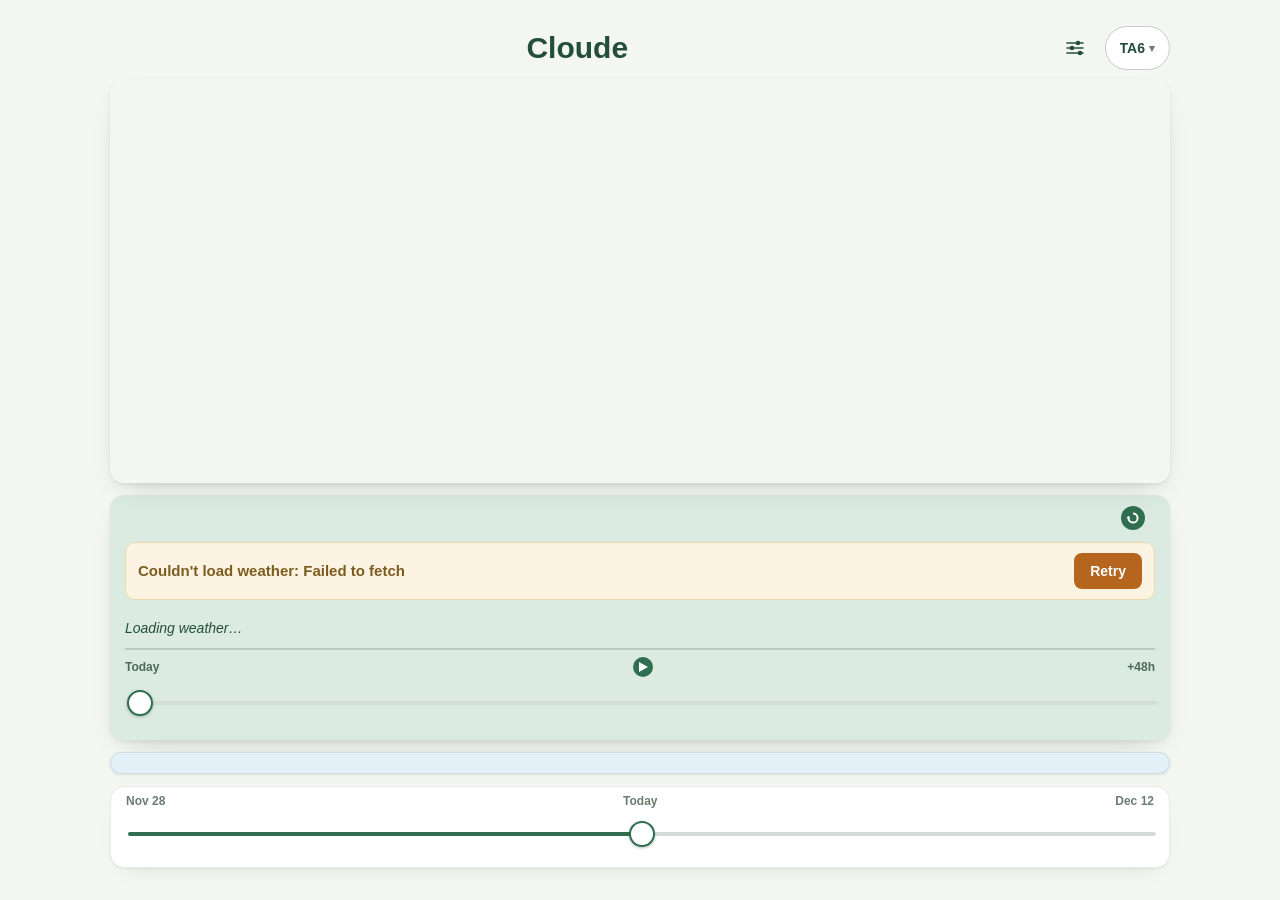
<file: index.html>
<!doctype html>
<html lang="en">
<head>
  <meta charset="utf-8">
  <script>
    // Applies a saved colour theme before the page paints, so navigating
    // between pages doesn't flash back to Mint for a frame before app.js
    // catches up (same trick a standard dark-mode toggle uses). Duplicated
    // in each HTML file's <head> since this is a plain multi-page static
    // site with no shared <head> to place it in once.
    (function () {
      try {
        var theme = localStorage.getItem("forecast-compare:theme");
        if (theme && theme !== "mint") document.documentElement.dataset.theme = theme;
      } catch {}
    })();
  </script>
  <!-- viewport-fit=cover lets the page draw into the notch/status-bar
       strip instead of iOS reserving it and leaving it blank — that blank
       strip was the stubborn gap above "Cloude". Drawing there makes the
       page responsible for keeping content clear of it, which is what the
       env(safe-area-inset-top) padding in style.css's .app rule does.
       map.html already had this; the front page didn't. -->
  <meta name="viewport" content="width=device-width,initial-scale=1,viewport-fit=cover">
  <meta name="theme-color" content="#2f6f4f">
  <link rel="manifest" href="manifest.json">
  <link rel="apple-touch-icon" href="apple-touch-icon.png">
  <meta name="apple-mobile-web-app-capable" content="yes">
  <meta name="apple-mobile-web-app-status-bar-style" content="default">
  <meta name="apple-mobile-web-app-title" content="Cloude">
  <title>Cloude</title>
  <link rel="stylesheet" href="style.css">
</head>
<body>
  <main class="app app-home">
    <header>
      <div class="title-bar">
        <a href="settings.html" class="settings-icon-button" aria-label="Settings">
          <svg width="20" height="20" viewBox="0 0 20 20" fill="none" aria-hidden="true">
            <line x1="2" y1="5" x2="18" y2="5" stroke="currentColor" stroke-width="1.6" stroke-linecap="round"/>
            <circle cx="13" cy="5" r="2.3" fill="currentColor"/>
            <line x1="2" y1="10" x2="18" y2="10" stroke="currentColor" stroke-width="1.6" stroke-linecap="round"/>
            <circle cx="7" cy="10" r="2.3" fill="currentColor"/>
            <line x1="2" y1="15" x2="18" y2="15" stroke="currentColor" stroke-width="1.6" stroke-linecap="round"/>
            <circle cx="15" cy="15" r="2.3" fill="currentColor"/>
          </svg>
        </a>
        <h1>Cloude</h1>
        <div class="title-bar-right">
          <button id="placeChip" class="place-chip" type="button" aria-haspopup="true" aria-expanded="false">
            <span id="placeChipLabel">TA6</span>
            <span class="place-chip-caret" aria-hidden="true">&#9662;</span>
          </button>
        </div>
        <div id="placeMenu" class="place-menu" hidden>
          <div id="placeMenuList"></div>
          <a class="place-menu-manage" href="settings.html">Manage places</a>
        </div>
      </div>
    </header>

    <!-- Static preview, not a mini pannable map — tap opens map.html for
         real interaction. Centred on wherever the front page is
         currently showing, 25km fixed radius, rain only (wind/pressure/
         temperature stay on the full map page — this is "is it raining
         nearby", not the full picture). See map-strip.js.

         Was a <canvas>, now an <svg> — see map-strip.js's own file-level
         comment for the full reasoning (a real, evidence-led bug: the
         strip going permanently blank after returning from the full map
         or Settings, traced to iOS not reliably compositing a live
         canvas's content across that particular transition). SVG has no
         separate bitmap to lose sync with, so that whole category of
         bug has nothing left to hide in. viewBox is set/kept up to date
         by map-strip.js's own sizeMapStripSvg(), not hard-coded here. -->
    <a href="map.html" class="map-strip" aria-label="Open the map">
      <svg id="mapStripCanvas" viewBox="0 0 300 150"></svg>
    </a>

    <section class="headline">
      <p id="headlineDate" class="headline-date"><span id="headlineDateText"></span><button id="headlineRefreshButton" class="card-refresh-button" type="button" aria-label="Refresh weather"><svg width="14" height="14" viewBox="0 0 16 16" fill="none" aria-hidden="true"><path d="M8.9,2.88 A5.2,5.2 0 1 1 2.8,8" stroke="currentColor" stroke-width="2.2" stroke-linecap="round" fill="none"/><path d="M2.8,5.4 L0.5,8.3 L5.1,8.3 Z" fill="currentColor"/></svg></button><span id="headlineDatePlace" class="headline-date-place"></span></p>
      <div id="headlineStatusBlock" class="headline-status-block" hidden>
        <p id="headlineStatus" class="headline-status-text"></p>
        <button id="headlineRetry" type="button" class="headline-retry-button">Retry</button>
      </div>
      <div id="headlineGrid" class="headline-grid"></div>
      <div class="hour-slider">
        <div class="hour-slider-title">
          <span>Today</span>
          <!-- Sits between the two existing labels rather than on a row
               of its own — the ask was Play without spending another
               row on it, and this row already had room going spare
               between "Today" and the time readout. Icon rather than
               the map page's text "Play"/"Pause" button: there's far
               less width to work with here than a whole control row. -->
          <button id="hourPlayButton" type="button" class="hour-play-icon" aria-label="Play">
            <svg class="hour-play-icon-play" width="10" height="10" viewBox="0 0 10 10" aria-hidden="true">
              <path d="M1 0 L10 5 L1 10 Z" fill="currentColor"/>
            </svg>
            <svg class="hour-play-icon-pause" width="10" height="10" viewBox="0 0 10 10" aria-hidden="true" style="display:none">
              <rect x="0" y="0" width="3" height="10" fill="currentColor"/>
              <rect x="6" y="0" width="3" height="10" fill="currentColor"/>
            </svg>
          </button>
          <span id="hourLabel">+48h</span>
        </div>
        <input id="hourSlider" type="range" min="0" max="48" step="1" value="0">
      </div>
    </section>

    <!-- Tide and fishing sit side by side rather than stacked. They always
         share a location — swiping the pair re-renders both for the same
         place — so one row of two reads as a single subject, and it saves
         roughly the height of one card, which is what makes room for the
         map strip that will eventually sit above the headline.

         Each card keeps its own background colour: that colour is how you
         tell them apart at a glance, and merging them into one card lost
         that distinction.

         If only one is enabled in Settings, the other gets the hidden
         attribute and the survivor takes the full width automatically —
         see .tide-fishing-pair in style.css.

         The whole pair is the swipe target (see tide-ui.js) — swiping
         either card cycles to the next saved tide location and re-renders
         both, tapping either card opens its own sheet as before. This
         used to be tide-only, with a row of small place-dot icons below
         the pair as the only way to switch location from the fishing
         side; both the tide-only restriction and the dots are gone now
         that the pair itself is one swipe target. -->
    <div id="tideFishingPair" class="tide-fishing-pair">
      <section class="tide-card">
        <button id="tideRow" class="tide-row" type="button" hidden></button>
      </section>

      <section class="fishing-card">
        <button id="fishingRefreshButton" class="card-refresh-button fishing-refresh-button" type="button" aria-label="Refresh fishing forecast"><svg width="14" height="14" viewBox="0 0 16 16" fill="none" aria-hidden="true"><path d="M8.9,2.88 A5.2,5.2 0 1 1 2.8,8" stroke="currentColor" stroke-width="2.2" stroke-linecap="round" fill="none"/><path d="M2.8,5.4 L0.5,8.3 L5.1,8.3 Z" fill="currentColor"/></svg></button>
        <button id="fishingRow" class="tide-row" type="button" hidden></button>
      </section>
    </div>

    <section class="controls">
      <div class="rollback">
        <div class="rollback-range-line">
          <span id="rollbackFromDate"></span>
          <span>Today</span>
          <span id="rollbackToDate"></span>
        </div>
        <input id="rollback" type="range" min="-7" max="7" step="1" value="0">
      </div>
    </section>
  </main>

  <div class="sheet-backdrop" id="sheetBackdrop"></div>
  <section class="sheet" id="sheet" role="dialog" aria-modal="true" aria-labelledby="sheetTitle" hidden>
    <button class="sheet-close" id="sheetClose" type="button" aria-label="Close">&times;</button>
    <div class="sheet-handle"></div>
    <div class="sheet-header">
      <h2 class="sheet-title" id="sheetTitle">Rain</h2>
      <span class="sheet-range" id="sheetRange"></span>
    </div>
    <div class="sheet-readout" id="sheetReadout">
      <span class="sheet-readout-time" id="readoutTime">Now</span>
      <span class="sheet-readout-cycle" id="readoutCycle" hidden></span>
      <span class="sheet-readout-value" id="readoutValue"></span>
    </div>
    <div id="sheetBody"></div>
    <p class="sheet-footnote" id="sheetFootnote"></p>
  </section>

  <script src="app.js"></script>
  <script src="mapstrip2.js"></script>
  <script src="tide.js"></script>
  <script src="tide-ui.js"></script>
  <script src="fishing.js"></script>
  <script src="fishing-ui.js"></script>
  <script>
    if ("serviceWorker" in navigator) {
      window.addEventListener("load", () => navigator.serviceWorker.register("sw.js"));
    }
  </script>
</body>
</html>
</file>
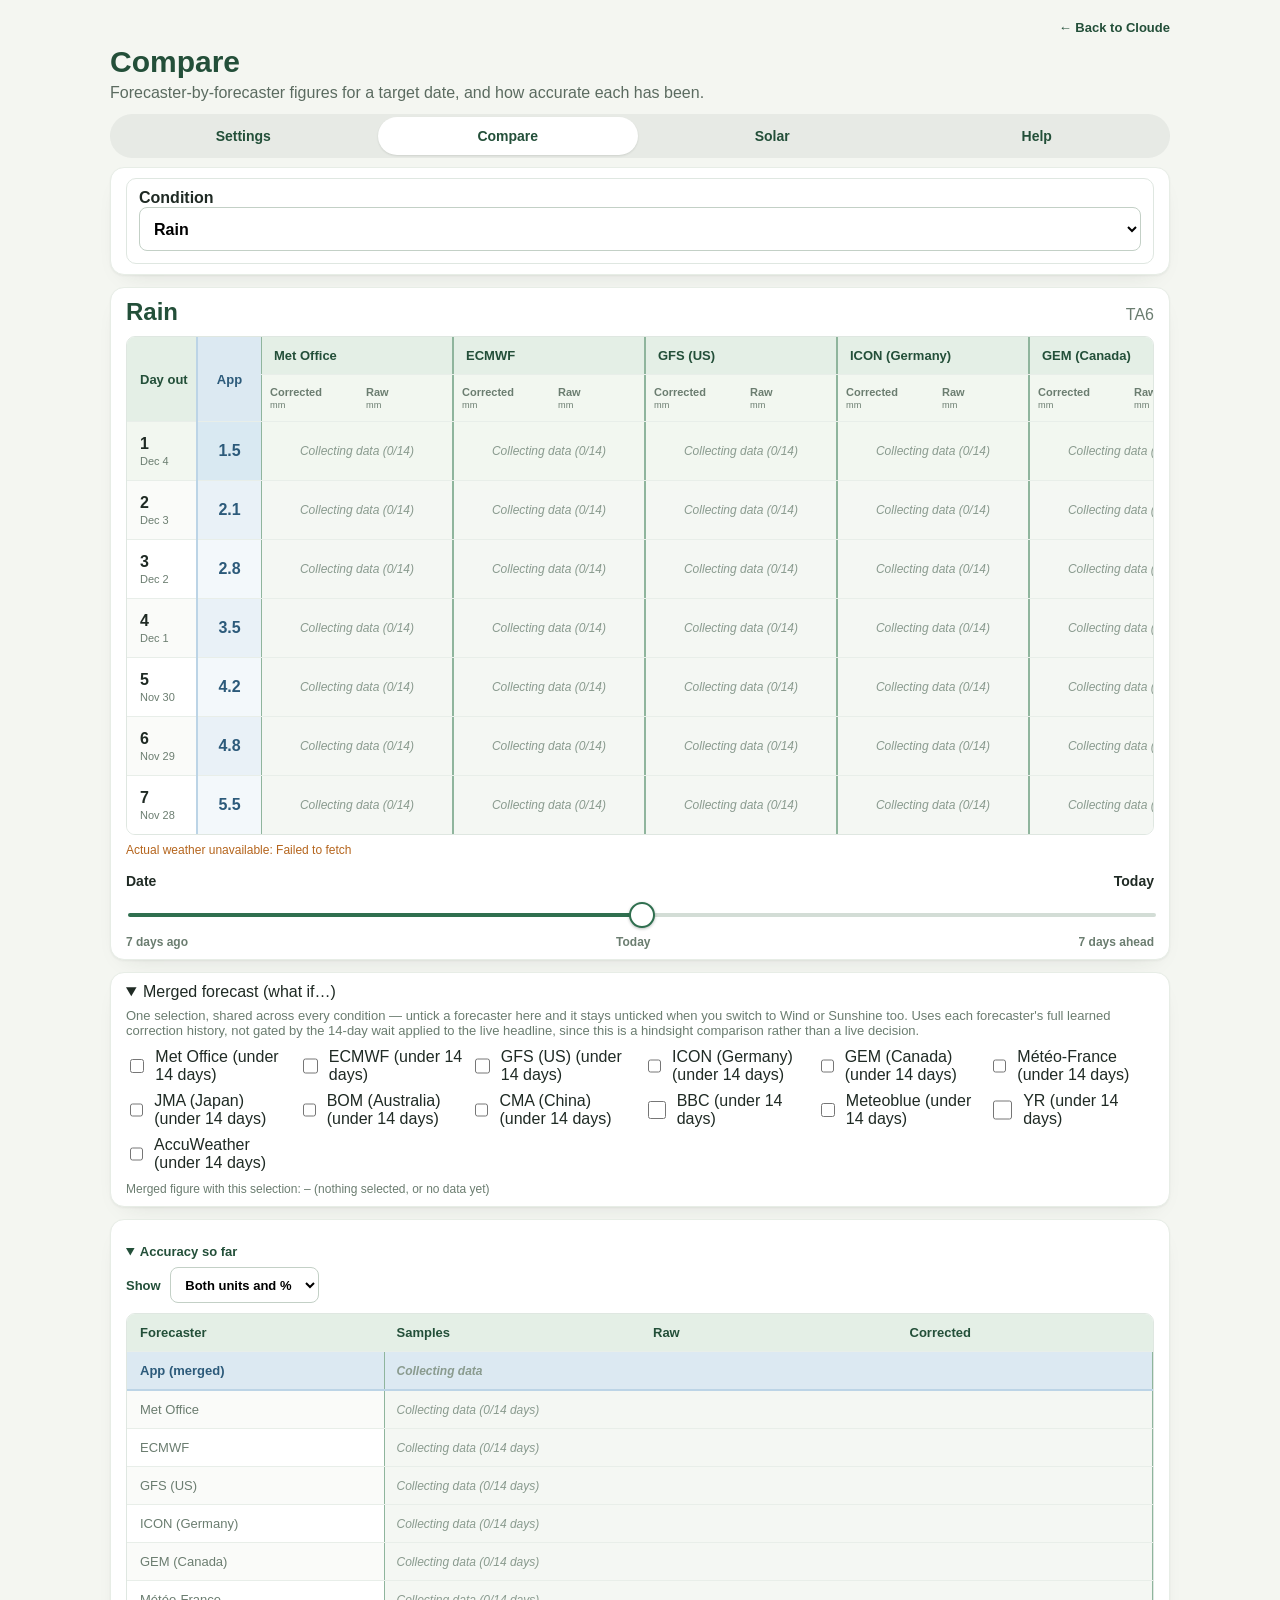
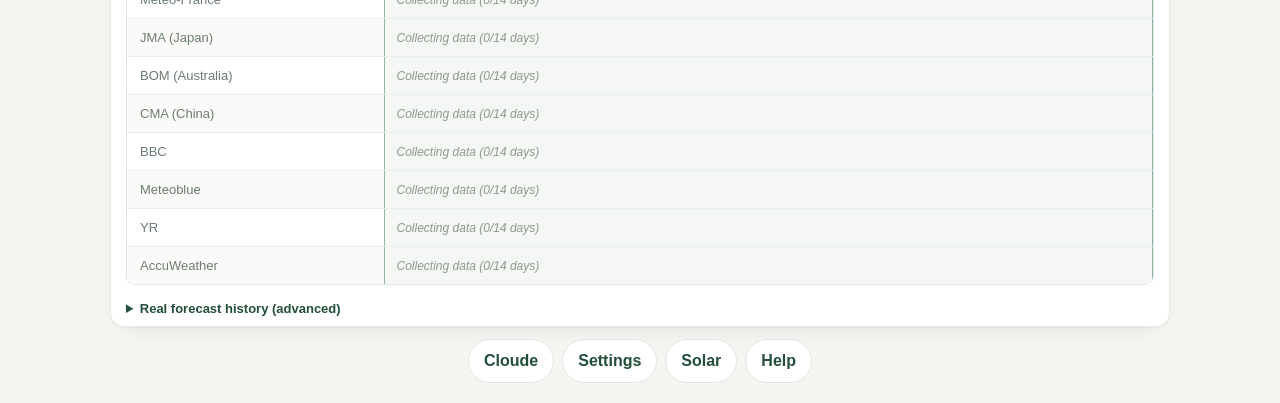
<file: compare.html>
<!doctype html>
<html lang="en">
<head>
  <meta charset="utf-8">
  <script>
    // Applies a saved colour theme before the page paints — see index.html
    // for the full explanation; duplicated identically in every page's head.
    (function () {
      try {
        var theme = localStorage.getItem("forecast-compare:theme");
        if (theme && theme !== "mint") document.documentElement.dataset.theme = theme;
      } catch {}
    })();
  </script>
  <meta name="viewport" content="width=device-width,initial-scale=1">
  <meta name="theme-color" content="#2f6f4f">
  <link rel="manifest" href="manifest.json">
  <link rel="apple-touch-icon" href="apple-touch-icon.png">
  <meta name="apple-mobile-web-app-capable" content="yes">
  <meta name="apple-mobile-web-app-status-bar-style" content="default">
  <meta name="apple-mobile-web-app-title" content="Cloude">
  <title>Compare — Cloude</title>
  <link rel="stylesheet" href="style.css">
</head>
<body>
  <main class="app">
    <header>
      <p class="back-link"><a href="index.html">&larr; Back to Cloude</a></p>
      <h1>Compare</h1>
      <p>Forecaster-by-forecaster figures for a target date, and how accurate each has been.</p>
    </header>

    <section class="controls">
      <label class="condition-box">
        Condition
        <select id="condition">
          <option value="rain">Rain</option>
          <option value="cloudLow">Cloud (low)</option>
          <option value="cloudMid">Cloud (mid)</option>
          <option value="cloudHigh">Cloud (high)</option>
          <option value="wind">Wind</option>
          <option value="temperature">Temperature</option>
          <option value="pressure">Pressure</option>
          <option value="sunshine">Sunshine</option>
          <option value="uv">UV</option>
          <option value="soilTemperature">Soil Temp</option>
          <option value="dewPoint">Dew Point</option>
        </select>
      </label>
    </section>

    <section class="comparison">
      <div class="table-title">
        <h2 id="conditionTitle">Rain</h2>
        <span id="locationLabel">TA6</span>
      </div>

      <div class="table-wrap">
        <table id="forecastTable">
          <thead></thead>
          <tbody></tbody>
        </table>
      </div>

      <p id="actualStatus" class="actual-status status-error-only"></p>
      <p id="metOfficeStatus" class="actual-status status-error-only"></p>

      <div class="rollback">
        <div class="rollback-title">
          <strong>Date</strong>
          <span id="rollbackLabel">Today</span>
        </div>
        <input id="rollback" type="range" min="-7" max="7" step="1" value="0">
        <div class="range-labels">
          <span>7 days ago</span>
          <span>Today</span>
          <span>7 days ahead</span>
        </div>
      </div>
    </section>

    <section class="comparison">
      <details class="whatif" open>
        <summary>Merged forecast (what if…)</summary>
        <p class="note">One selection, shared across every condition — untick a forecaster here and it stays unticked when you switch to Wind or Sunshine too. Uses each forecaster's full learned correction history, not gated by the 14-day wait applied to the live headline, since this is a hindsight comparison rather than a live decision.</p>
        <div id="whatIfSources" class="checks"></div>
        <p id="whatIfResult" class="actual-status"></p>
      </details>
    </section>

    <section class="comparison">
      <details class="accuracy" open>
        <summary>Accuracy so far</summary>
        <div id="underperformNotice" class="underperform-notice" hidden></div>
        <p id="historyStatus" class="actual-status"></p>
        <label class="accuracy-mode">
          Show
          <select id="accuracyMode">
            <option value="both">Both units and %</option>
            <option value="units">Units only</option>
            <option value="percent">Percent only</option>
          </select>
        </label>
        <div class="table-wrap">
          <table id="accuracyTable">
            <thead>
              <tr>
                <th>Forecaster</th>
                <th>Samples</th>
                <th>Raw</th>
                <th>Corrected</th>
              </tr>
            </thead>
            <tbody id="accuracyBody"></tbody>
          </table>
        </div>

        <div id="accuracyTrend" class="accuracy-trend"></div>
      </details>

      <details class="backfill">
        <summary>Real forecast history (advanced)</summary>
        <button id="backfillButton" type="button">Backfill 1 year of real data</button>
        <p id="backfillStatus" class="actual-status"></p>
      </details>
    </section>

    <nav class="bottom-nav">
      <a href="index.html">Cloude</a>
      <a href="settings.html">Settings</a>
      <a href="solar.html">Solar</a>
      <a href="help.html">Help</a>
    </nav>
  </main>

  <script src="app.js"></script>
  <script>
    if ("serviceWorker" in navigator) {
      window.addEventListener("load", () => navigator.serviceWorker.register("sw.js"));
    }
  </script>
</body>
</html>
</file>
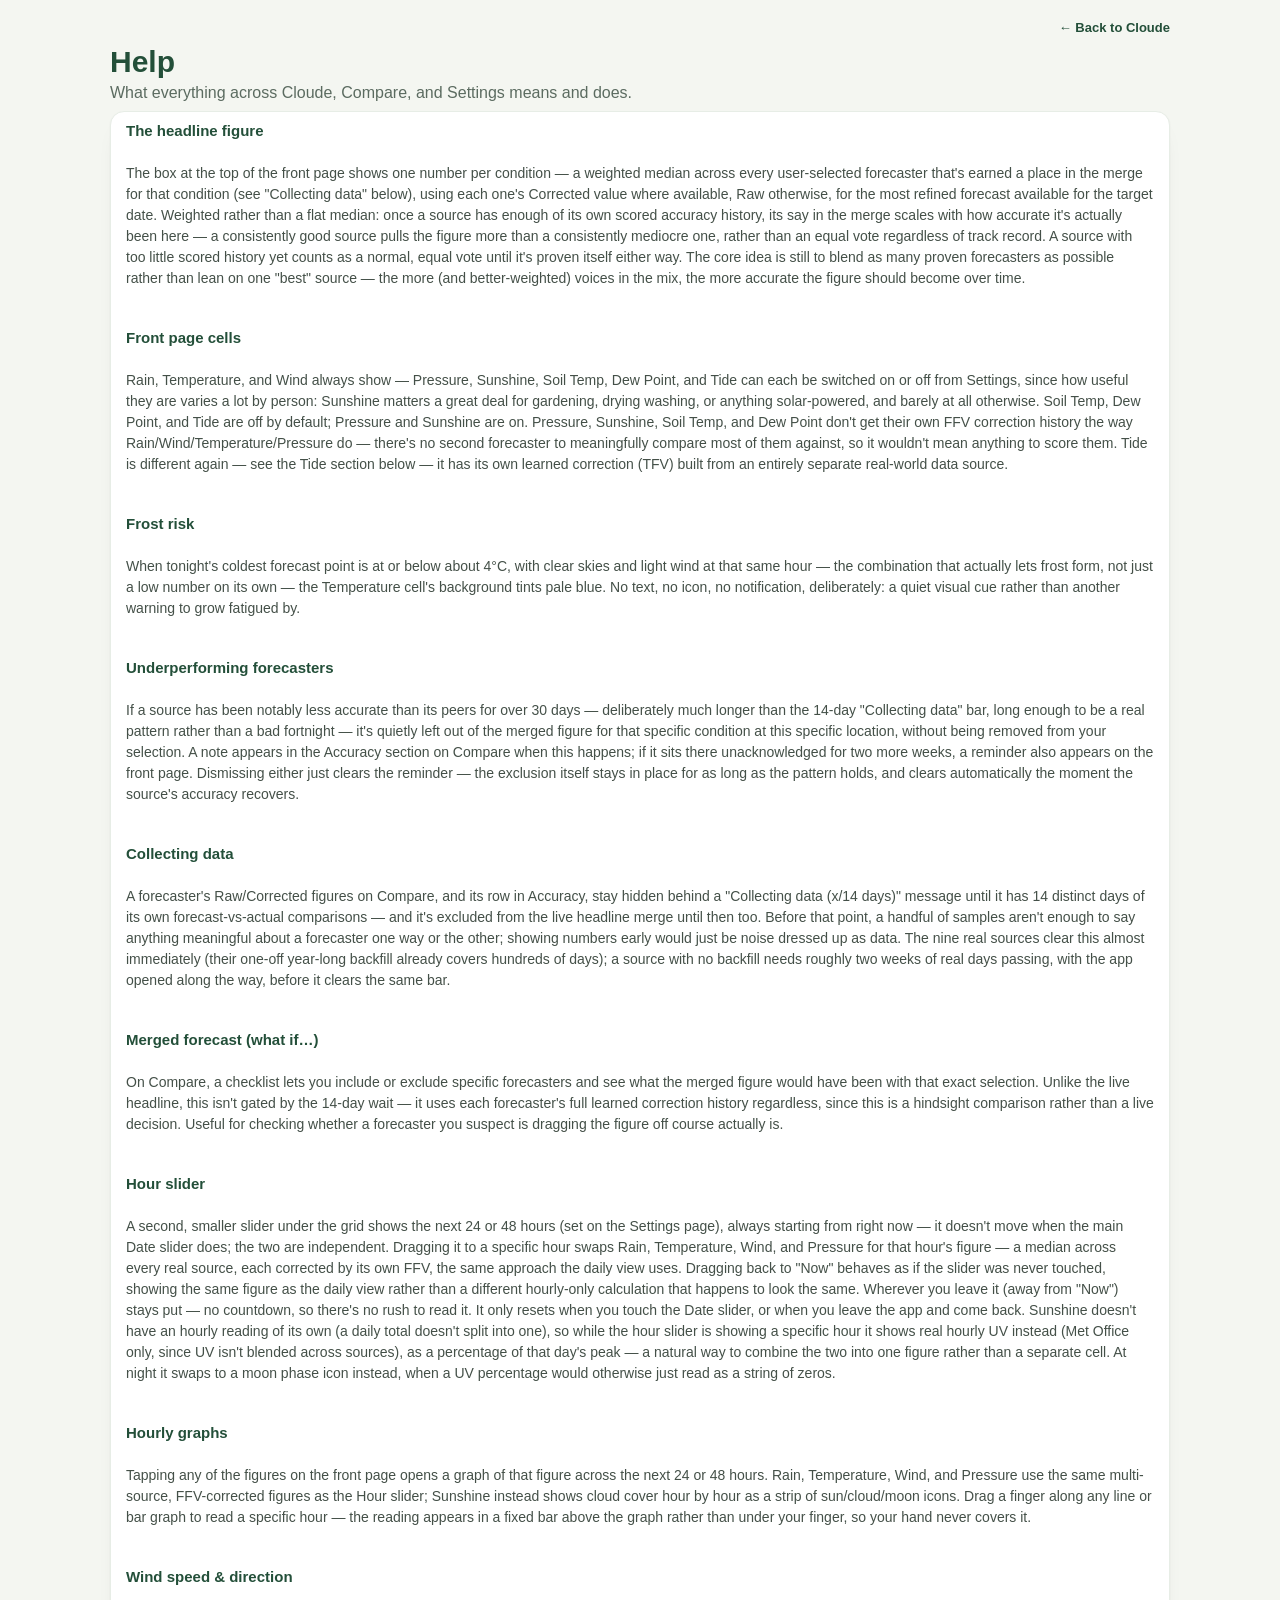
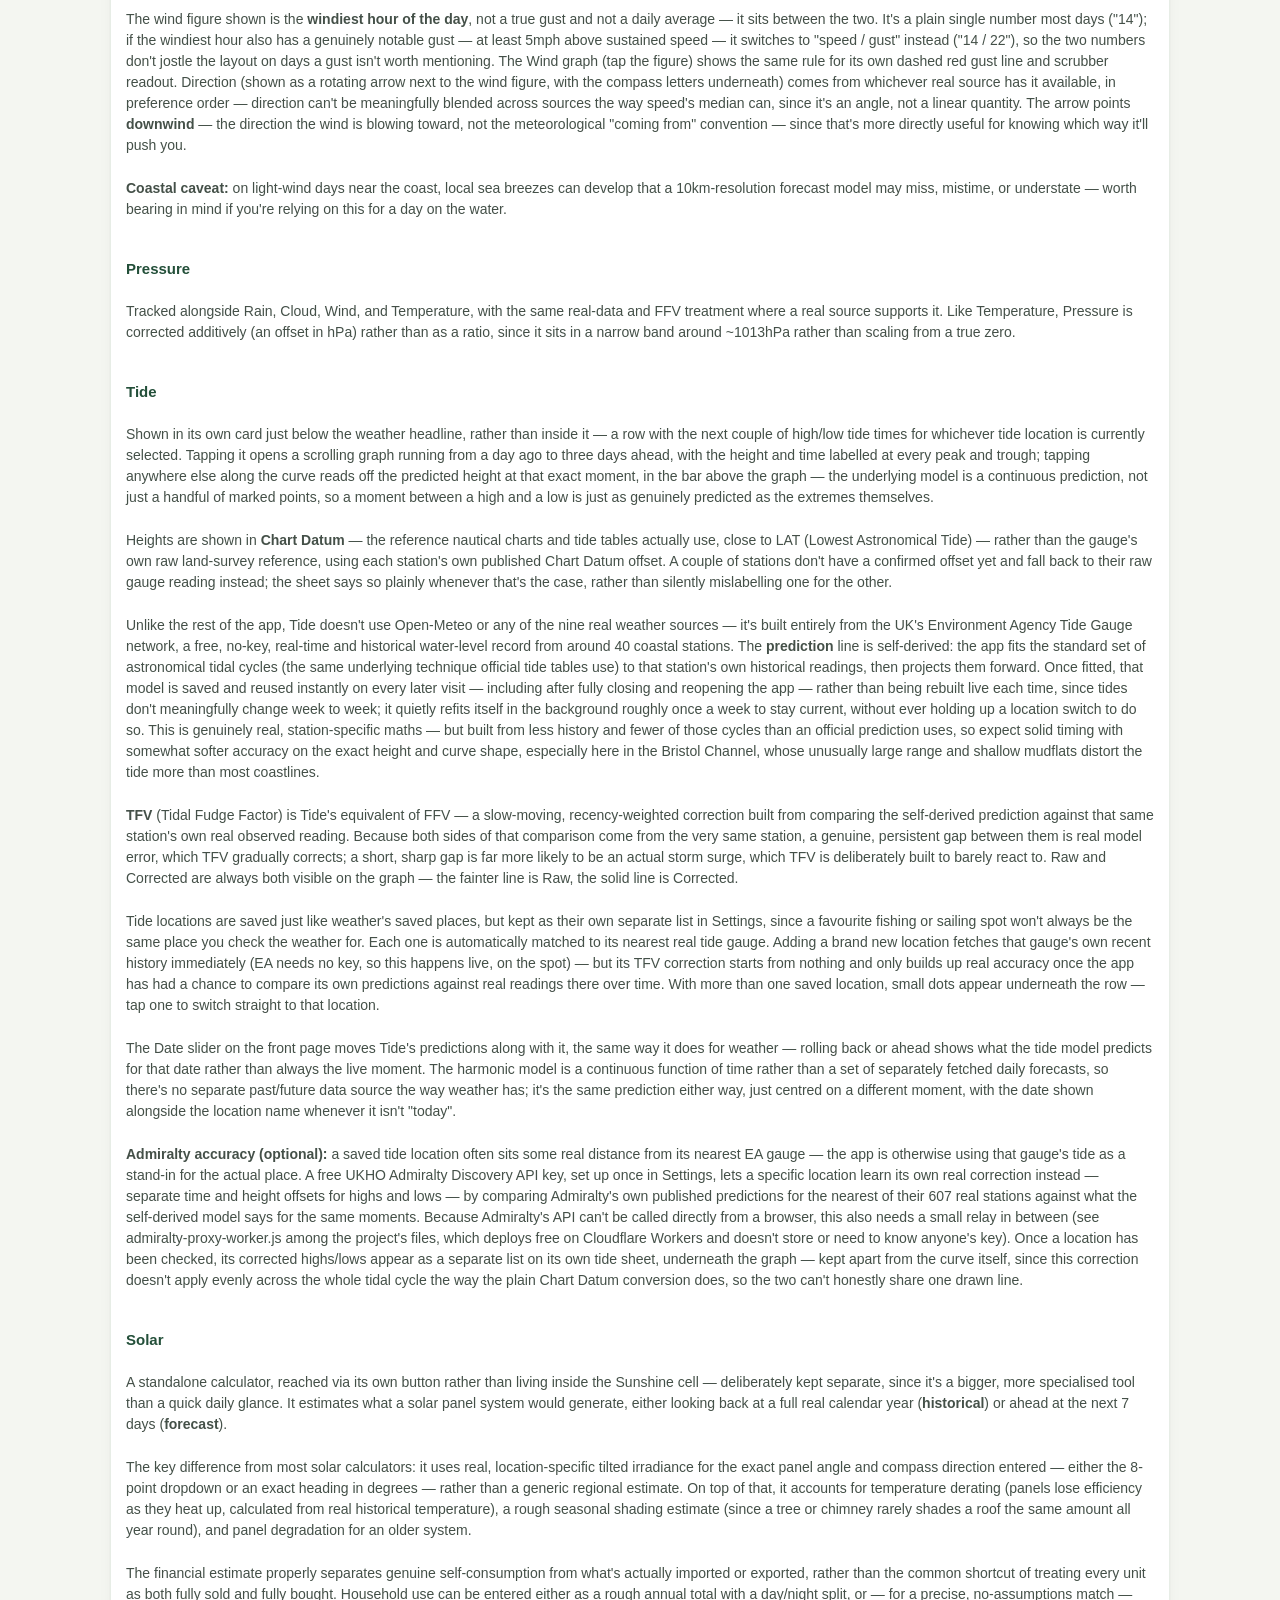
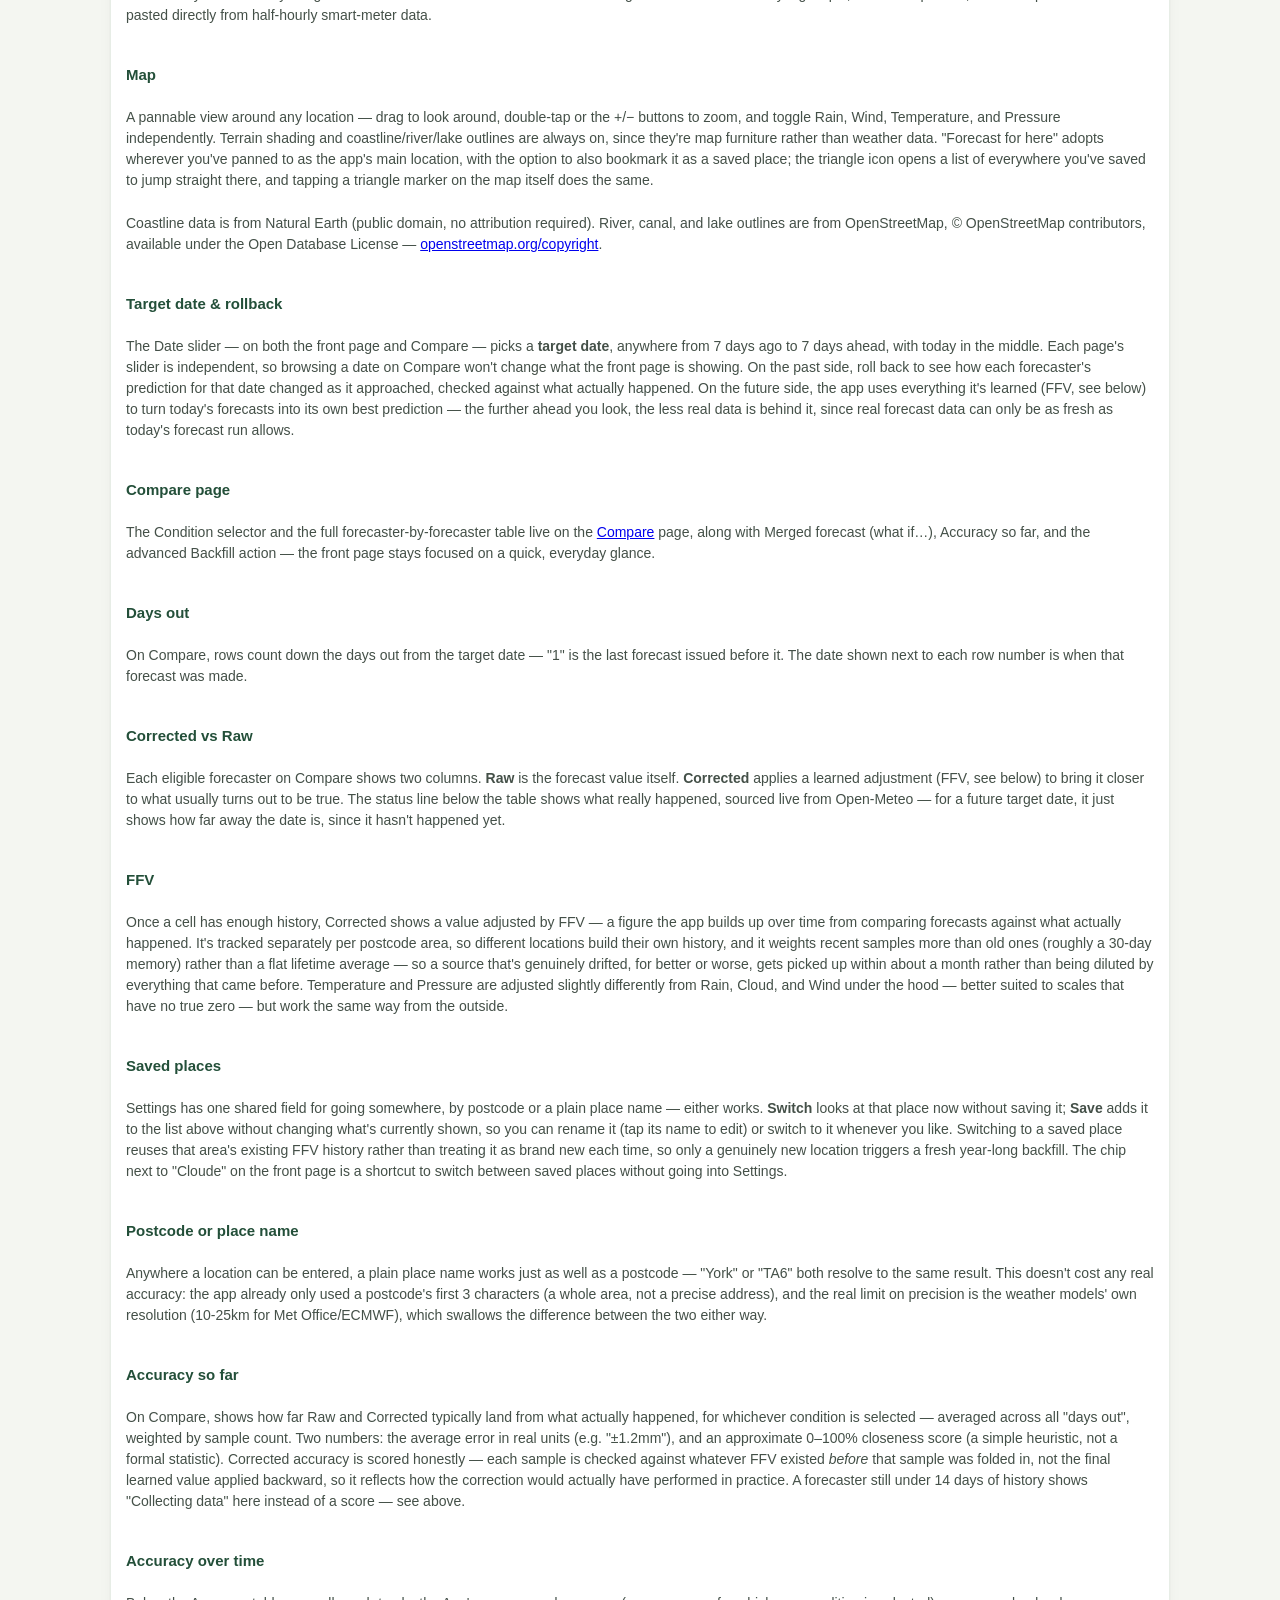
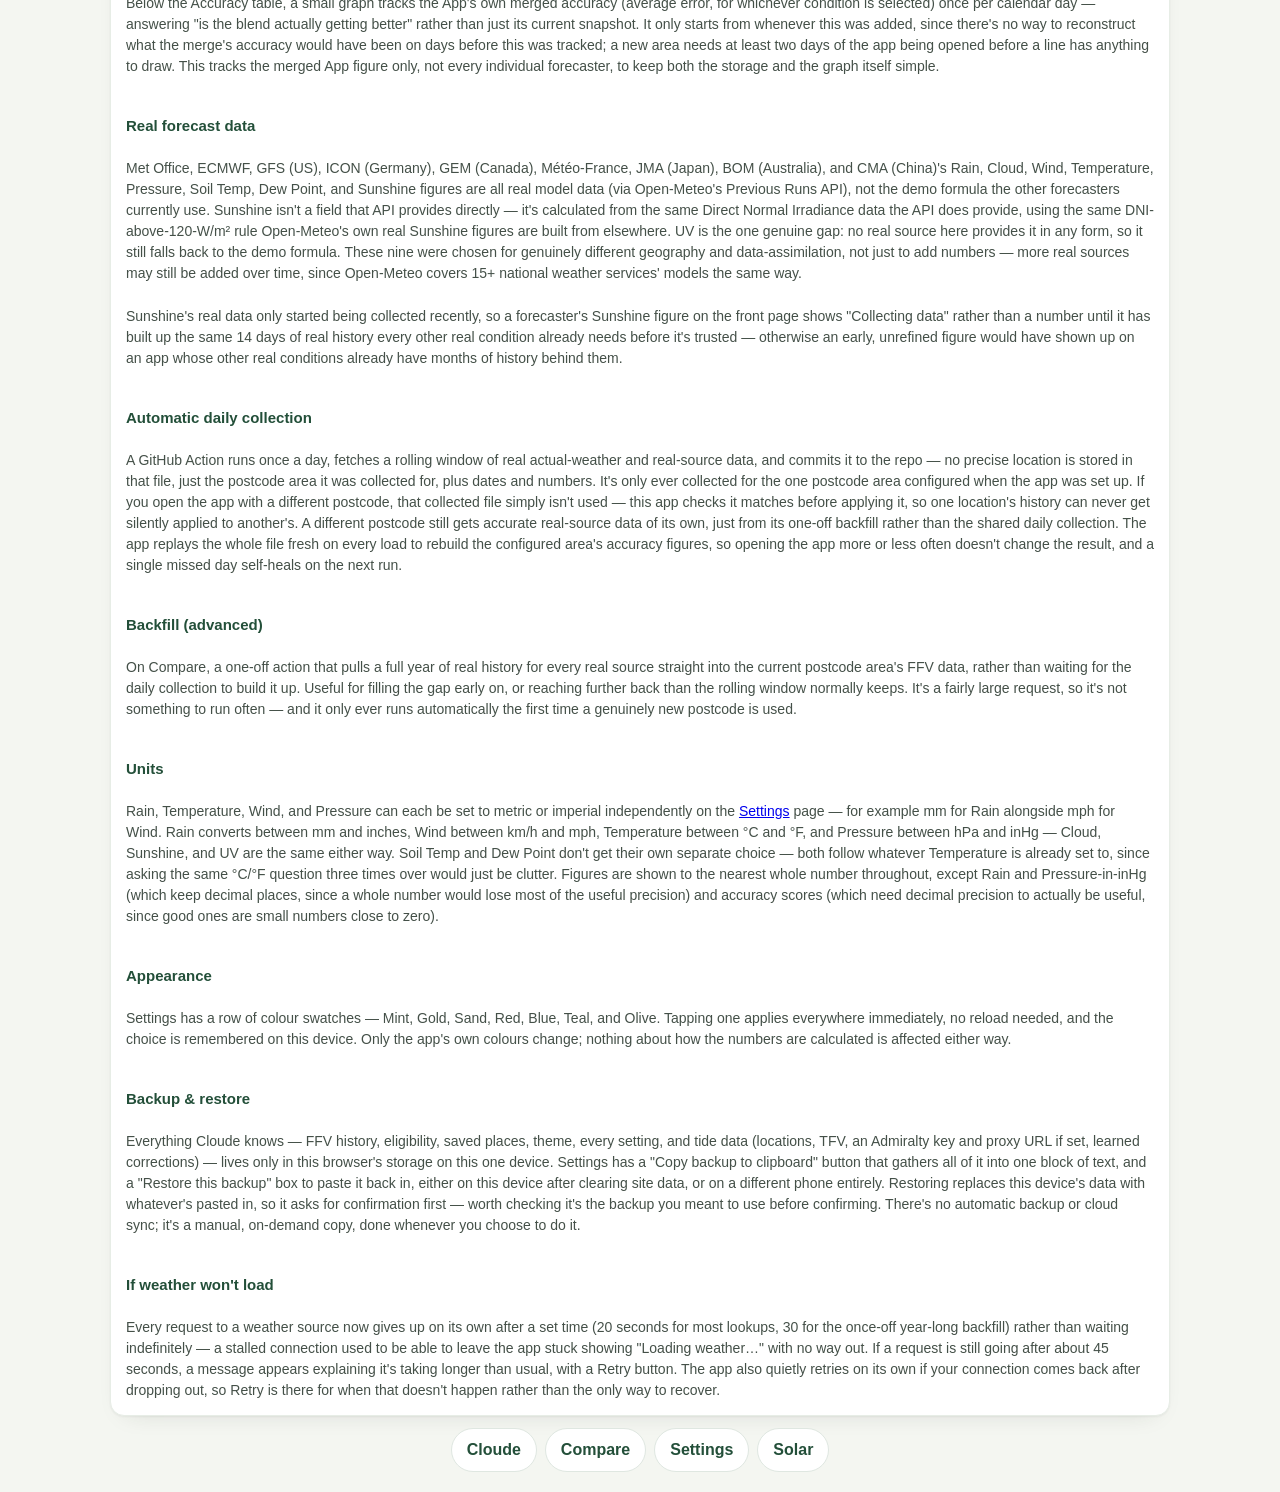
<file: help.html>
<!doctype html>
<html lang="en">
<head>
  <meta charset="utf-8">
  <script>
    // Applies a saved colour theme before the page paints — see index.html
    // for the full explanation; duplicated identically in every page's head.
    (function () {
      try {
        var theme = localStorage.getItem("forecast-compare:theme");
        if (theme && theme !== "mint") document.documentElement.dataset.theme = theme;
      } catch {}
    })();
  </script>
  <meta name="viewport" content="width=device-width,initial-scale=1">
  <meta name="theme-color" content="#2f6f4f">
  <link rel="manifest" href="manifest.json">
  <link rel="apple-touch-icon" href="apple-touch-icon.png">
  <meta name="apple-mobile-web-app-capable" content="yes">
  <meta name="apple-mobile-web-app-status-bar-style" content="default">
  <meta name="apple-mobile-web-app-title" content="Cloude">
  <title>Help — Cloude</title>
  <link rel="stylesheet" href="style.css">
</head>
<body>
  <main class="app">
    <header>
      <p class="back-link"><a href="index.html">&larr; Back to Cloude</a></p>
      <h1>Help</h1>
      <p>What everything across Cloude, Compare, and Settings means and does.</p>
    </header>

    <section class="controls help-section">
      <h2>The headline figure</h2>
      <p>The box at the top of the front page shows one number per condition — a weighted median across every user-selected forecaster that's earned a place in the merge for that condition (see "Collecting data" below), using each one's Corrected value where available, Raw otherwise, for the most refined forecast available for the target date. Weighted rather than a flat median: once a source has enough of its own scored accuracy history, its say in the merge scales with how accurate it's actually been here — a consistently good source pulls the figure more than a consistently mediocre one, rather than an equal vote regardless of track record. A source with too little scored history yet counts as a normal, equal vote until it's proven itself either way. The core idea is still to blend as many proven forecasters as possible rather than lean on one "best" source — the more (and better-weighted) voices in the mix, the more accurate the figure should become over time.</p>

      <h2>Front page cells</h2>
      <p>Rain, Temperature, and Wind always show — Pressure, Sunshine, Soil Temp, Dew Point, and Tide can each be switched on or off from Settings, since how useful they are varies a lot by person: Sunshine matters a great deal for gardening, drying washing, or anything solar-powered, and barely at all otherwise. Soil Temp, Dew Point, and Tide are off by default; Pressure and Sunshine are on. Pressure, Sunshine, Soil Temp, and Dew Point don't get their own FFV correction history the way Rain/Wind/Temperature/Pressure do — there's no second forecaster to meaningfully compare most of them against, so it wouldn't mean anything to score them. Tide is different again — see the Tide section below — it has its own learned correction (TFV) built from an entirely separate real-world data source.</p>

      <h2>Frost risk</h2>
      <p>When tonight's coldest forecast point is at or below about 4°C, with clear skies and light wind at that same hour — the combination that actually lets frost form, not just a low number on its own — the Temperature cell's background tints pale blue. No text, no icon, no notification, deliberately: a quiet visual cue rather than another warning to grow fatigued by.</p>

      <h2>Underperforming forecasters</h2>
      <p>If a source has been notably less accurate than its peers for over 30 days — deliberately much longer than the 14-day "Collecting data" bar, long enough to be a real pattern rather than a bad fortnight — it's quietly left out of the merged figure for that specific condition at this specific location, without being removed from your selection. A note appears in the Accuracy section on Compare when this happens; if it sits there unacknowledged for two more weeks, a reminder also appears on the front page. Dismissing either just clears the reminder — the exclusion itself stays in place for as long as the pattern holds, and clears automatically the moment the source's accuracy recovers.</p>

      <h2>Collecting data</h2>
      <p>A forecaster's Raw/Corrected figures on Compare, and its row in Accuracy, stay hidden behind a "Collecting data (x/14 days)" message until it has 14 distinct days of its own forecast-vs-actual comparisons — and it's excluded from the live headline merge until then too. Before that point, a handful of samples aren't enough to say anything meaningful about a forecaster one way or the other; showing numbers early would just be noise dressed up as data. The nine real sources clear this almost immediately (their one-off year-long backfill already covers hundreds of days); a source with no backfill needs roughly two weeks of real days passing, with the app opened along the way, before it clears the same bar.</p>

      <h2>Merged forecast (what if…)</h2>
      <p>On Compare, a checklist lets you include or exclude specific forecasters and see what the merged figure would have been with that exact selection. Unlike the live headline, this isn't gated by the 14-day wait — it uses each forecaster's full learned correction history regardless, since this is a hindsight comparison rather than a live decision. Useful for checking whether a forecaster you suspect is dragging the figure off course actually is.</p>

      <h2>Hour slider</h2>
      <p>A second, smaller slider under the grid shows the next 24 or 48 hours (set on the Settings page), always starting from right now — it doesn't move when the main Date slider does; the two are independent. Dragging it to a specific hour swaps Rain, Temperature, Wind, and Pressure for that hour's figure — a median across every real source, each corrected by its own FFV, the same approach the daily view uses. Dragging back to "Now" behaves as if the slider was never touched, showing the same figure as the daily view rather than a different hourly-only calculation that happens to look the same. Wherever you leave it (away from "Now") stays put — no countdown, so there's no rush to read it. It only resets when you touch the Date slider, or when you leave the app and come back. Sunshine doesn't have an hourly reading of its own (a daily total doesn't split into one), so while the hour slider is showing a specific hour it shows real hourly UV instead (Met Office only, since UV isn't blended across sources), as a percentage of that day's peak — a natural way to combine the two into one figure rather than a separate cell. At night it swaps to a moon phase icon instead, when a UV percentage would otherwise just read as a string of zeros.</p>

      <h2>Hourly graphs</h2>
      <p>Tapping any of the figures on the front page opens a graph of that figure across the next 24 or 48 hours. Rain, Temperature, Wind, and Pressure use the same multi-source, FFV-corrected figures as the Hour slider; Sunshine instead shows cloud cover hour by hour as a strip of sun/cloud/moon icons. Drag a finger along any line or bar graph to read a specific hour — the reading appears in a fixed bar above the graph rather than under your finger, so your hand never covers it.</p>

      <h2>Wind speed &amp; direction</h2>
      <p>The wind figure shown is the <strong>windiest hour of the day</strong>, not a true gust and not a daily average — it sits between the two. It's a plain single number most days ("14"); if the windiest hour also has a genuinely notable gust — at least 5mph above sustained speed — it switches to "speed / gust" instead ("14 / 22"), so the two numbers don't jostle the layout on days a gust isn't worth mentioning. The Wind graph (tap the figure) shows the same rule for its own dashed red gust line and scrubber readout. Direction (shown as a rotating arrow next to the wind figure, with the compass letters underneath) comes from whichever real source has it available, in preference order — direction can't be meaningfully blended across sources the way speed's median can, since it's an angle, not a linear quantity. The arrow points <strong>downwind</strong> — the direction the wind is blowing toward, not the meteorological "coming from" convention — since that's more directly useful for knowing which way it'll push you.</p>
      <p><strong>Coastal caveat:</strong> on light-wind days near the coast, local sea breezes can develop that a 10km-resolution forecast model may miss, mistime, or understate — worth bearing in mind if you're relying on this for a day on the water.</p>

      <h2>Pressure</h2>
      <p>Tracked alongside Rain, Cloud, Wind, and Temperature, with the same real-data and FFV treatment where a real source supports it. Like Temperature, Pressure is corrected additively (an offset in hPa) rather than as a ratio, since it sits in a narrow band around ~1013hPa rather than scaling from a true zero.</p>

      <h2>Tide</h2>
      <p>Shown in its own card just below the weather headline, rather than inside it — a row with the next couple of high/low tide times for whichever tide location is currently selected. Tapping it opens a scrolling graph running from a day ago to three days ahead, with the height and time labelled at every peak and trough; tapping anywhere else along the curve reads off the predicted height at that exact moment, in the bar above the graph — the underlying model is a continuous prediction, not just a handful of marked points, so a moment between a high and a low is just as genuinely predicted as the extremes themselves.</p>
      <p>Heights are shown in <strong>Chart Datum</strong> — the reference nautical charts and tide tables actually use, close to LAT (Lowest Astronomical Tide) — rather than the gauge's own raw land-survey reference, using each station's own published Chart Datum offset. A couple of stations don't have a confirmed offset yet and fall back to their raw gauge reading instead; the sheet says so plainly whenever that's the case, rather than silently mislabelling one for the other.</p>
      <p>Unlike the rest of the app, Tide doesn't use Open-Meteo or any of the nine real weather sources — it's built entirely from the UK's Environment Agency Tide Gauge network, a free, no-key, real-time and historical water-level record from around 40 coastal stations. The <strong>prediction</strong> line is self-derived: the app fits the standard set of astronomical tidal cycles (the same underlying technique official tide tables use) to that station's own historical readings, then projects them forward. Once fitted, that model is saved and reused instantly on every later visit — including after fully closing and reopening the app — rather than being rebuilt live each time, since tides don't meaningfully change week to week; it quietly refits itself in the background roughly once a week to stay current, without ever holding up a location switch to do so. This is genuinely real, station-specific maths — but built from less history and fewer of those cycles than an official prediction uses, so expect solid timing with somewhat softer accuracy on the exact height and curve shape, especially here in the Bristol Channel, whose unusually large range and shallow mudflats distort the tide more than most coastlines.</p>
      <p><strong>TFV</strong> (Tidal Fudge Factor) is Tide's equivalent of FFV — a slow-moving, recency-weighted correction built from comparing the self-derived prediction against that same station's own real observed reading. Because both sides of that comparison come from the very same station, a genuine, persistent gap between them is real model error, which TFV gradually corrects; a short, sharp gap is far more likely to be an actual storm surge, which TFV is deliberately built to barely react to. Raw and Corrected are always both visible on the graph — the fainter line is Raw, the solid line is Corrected.</p>
      <p>Tide locations are saved just like weather's saved places, but kept as their own separate list in Settings, since a favourite fishing or sailing spot won't always be the same place you check the weather for. Each one is automatically matched to its nearest real tide gauge. Adding a brand new location fetches that gauge's own recent history immediately (EA needs no key, so this happens live, on the spot) — but its TFV correction starts from nothing and only builds up real accuracy once the app has had a chance to compare its own predictions against real readings there over time. With more than one saved location, small dots appear underneath the row — tap one to switch straight to that location.</p>
      <p>The Date slider on the front page moves Tide's predictions along with it, the same way it does for weather — rolling back or ahead shows what the tide model predicts for that date rather than always the live moment. The harmonic model is a continuous function of time rather than a set of separately fetched daily forecasts, so there's no separate past/future data source the way weather has; it's the same prediction either way, just centred on a different moment, with the date shown alongside the location name whenever it isn't "today".</p>
      <p><strong>Admiralty accuracy (optional):</strong> a saved tide location often sits some real distance from its nearest EA gauge — the app is otherwise using that gauge's tide as a stand-in for the actual place. A free UKHO Admiralty Discovery API key, set up once in Settings, lets a specific location learn its own real correction instead — separate time and height offsets for highs and lows — by comparing Admiralty's own published predictions for the nearest of their 607 real stations against what the self-derived model says for the same moments. Because Admiralty's API can't be called directly from a browser, this also needs a small relay in between (see admiralty-proxy-worker.js among the project's files, which deploys free on Cloudflare Workers and doesn't store or need to know anyone's key). Once a location has been checked, its corrected highs/lows appear as a separate list on its own tide sheet, underneath the graph — kept apart from the curve itself, since this correction doesn't apply evenly across the whole tidal cycle the way the plain Chart Datum conversion does, so the two can't honestly share one drawn line.</p>

      <h2>Solar</h2>
      <p>A standalone calculator, reached via its own button rather than living inside the Sunshine cell — deliberately kept separate, since it's a bigger, more specialised tool than a quick daily glance. It estimates what a solar panel system would generate, either looking back at a full real calendar year (<strong>historical</strong>) or ahead at the next 7 days (<strong>forecast</strong>).</p>
      <p>The key difference from most solar calculators: it uses real, location-specific tilted irradiance for the exact panel angle and compass direction entered — either the 8-point dropdown or an exact heading in degrees — rather than a generic regional estimate. On top of that, it accounts for temperature derating (panels lose efficiency as they heat up, calculated from real historical temperature), a rough seasonal shading estimate (since a tree or chimney rarely shades a roof the same amount all year round), and panel degradation for an older system.</p>
      <p>The financial estimate properly separates genuine self-consumption from what's actually imported or exported, rather than the common shortcut of treating every unit as both fully sold and fully bought. Household use can be entered either as a rough annual total with a day/night split, or — for a precise, no-assumptions match — pasted directly from half-hourly smart-meter data.</p>

      <h2>Map</h2>
      <p>A pannable view around any location — drag to look around, double-tap or the +/− buttons to zoom, and toggle Rain, Wind, Temperature, and Pressure independently. Terrain shading and coastline/river/lake outlines are always on, since they're map furniture rather than weather data. "Forecast for here" adopts wherever you've panned to as the app's main location, with the option to also bookmark it as a saved place; the triangle icon opens a list of everywhere you've saved to jump straight there, and tapping a triangle marker on the map itself does the same.</p>
      <p>Coastline data is from Natural Earth (public domain, no attribution required). River, canal, and lake outlines are from OpenStreetMap, © OpenStreetMap contributors, available under the Open Database License — <a href="https://www.openstreetmap.org/copyright">openstreetmap.org/copyright</a>.</p>

      <h2>Target date &amp; rollback</h2>
      <p>The Date slider — on both the front page and Compare — picks a <strong>target date</strong>, anywhere from 7 days ago to 7 days ahead, with today in the middle. Each page's slider is independent, so browsing a date on Compare won't change what the front page is showing. On the past side, roll back to see how each forecaster's prediction for that date changed as it approached, checked against what actually happened. On the future side, the app uses everything it's learned (FFV, see below) to turn today's forecasts into its own best prediction — the further ahead you look, the less real data is behind it, since real forecast data can only be as fresh as today's forecast run allows.</p>

      <h2>Compare page</h2>
      <p>The Condition selector and the full forecaster-by-forecaster table live on the <a href="compare.html">Compare</a> page, along with Merged forecast (what if…), Accuracy so far, and the advanced Backfill action — the front page stays focused on a quick, everyday glance.</p>

      <h2>Days out</h2>
      <p>On Compare, rows count down the days out from the target date — "1" is the last forecast issued before it. The date shown next to each row number is when that forecast was made.</p>

      <h2>Corrected vs Raw</h2>
      <p>Each eligible forecaster on Compare shows two columns. <strong>Raw</strong> is the forecast value itself. <strong>Corrected</strong> applies a learned adjustment (FFV, see below) to bring it closer to what usually turns out to be true. The status line below the table shows what really happened, sourced live from Open-Meteo — for a future target date, it just shows how far away the date is, since it hasn't happened yet.</p>

      <h2>FFV</h2>
      <p>Once a cell has enough history, Corrected shows a value adjusted by FFV — a figure the app builds up over time from comparing forecasts against what actually happened. It's tracked separately per postcode area, so different locations build their own history, and it weights recent samples more than old ones (roughly a 30-day memory) rather than a flat lifetime average — so a source that's genuinely drifted, for better or worse, gets picked up within about a month rather than being diluted by everything that came before. Temperature and Pressure are adjusted slightly differently from Rain, Cloud, and Wind under the hood — better suited to scales that have no true zero — but work the same way from the outside.</p>

      <h2>Saved places</h2>
      <p>Settings has one shared field for going somewhere, by postcode or a plain place name — either works. <strong>Switch</strong> looks at that place now without saving it; <strong>Save</strong> adds it to the list above without changing what's currently shown, so you can rename it (tap its name to edit) or switch to it whenever you like. Switching to a saved place reuses that area's existing FFV history rather than treating it as brand new each time, so only a genuinely new location triggers a fresh year-long backfill. The chip next to "Cloude" on the front page is a shortcut to switch between saved places without going into Settings.</p>

      <h2>Postcode or place name</h2>
      <p>Anywhere a location can be entered, a plain place name works just as well as a postcode — "York" or "TA6" both resolve to the same result. This doesn't cost any real accuracy: the app already only used a postcode's first 3 characters (a whole area, not a precise address), and the real limit on precision is the weather models' own resolution (10-25km for Met Office/ECMWF), which swallows the difference between the two either way.</p>

      <h2>Accuracy so far</h2>
      <p>On Compare, shows how far Raw and Corrected typically land from what actually happened, for whichever condition is selected — averaged across all "days out", weighted by sample count. Two numbers: the average error in real units (e.g. "±1.2mm"), and an approximate 0–100% closeness score (a simple heuristic, not a formal statistic). Corrected accuracy is scored honestly — each sample is checked against whatever FFV existed <em>before</em> that sample was folded in, not the final learned value applied backward, so it reflects how the correction would actually have performed in practice. A forecaster still under 14 days of history shows "Collecting data" here instead of a score — see above.</p>

      <h2>Accuracy over time</h2>
      <p>Below the Accuracy table, a small graph tracks the App's own merged accuracy (average error, for whichever condition is selected) once per calendar day — answering "is the blend actually getting better" rather than just its current snapshot. It only starts from whenever this was added, since there's no way to reconstruct what the merge's accuracy would have been on days before this was tracked; a new area needs at least two days of the app being opened before a line has anything to draw. This tracks the merged App figure only, not every individual forecaster, to keep both the storage and the graph itself simple.</p>

      <h2>Real forecast data</h2>
      <p>Met Office, ECMWF, GFS (US), ICON (Germany), GEM (Canada), Météo-France, JMA (Japan), BOM (Australia), and CMA (China)'s Rain, Cloud, Wind, Temperature, Pressure, Soil Temp, Dew Point, and Sunshine figures are all real model data (via Open-Meteo's Previous Runs API), not the demo formula the other forecasters currently use. Sunshine isn't a field that API provides directly — it's calculated from the same Direct Normal Irradiance data the API does provide, using the same DNI-above-120-W/m² rule Open-Meteo's own real Sunshine figures are built from elsewhere. UV is the one genuine gap: no real source here provides it in any form, so it still falls back to the demo formula. These nine were chosen for genuinely different geography and data-assimilation, not just to add numbers — more real sources may still be added over time, since Open-Meteo covers 15+ national weather services' models the same way.</p>
      <p>Sunshine's real data only started being collected recently, so a forecaster's Sunshine figure on the front page shows "Collecting data" rather than a number until it has built up the same 14 days of real history every other real condition already needs before it's trusted — otherwise an early, unrefined figure would have shown up on an app whose other real conditions already have months of history behind them.</p>

      <h2>Automatic daily collection</h2>
      <p>A GitHub Action runs once a day, fetches a rolling window of real actual-weather and real-source data, and commits it to the repo — no precise location is stored in that file, just the postcode area it was collected for, plus dates and numbers. It's only ever collected for the one postcode area configured when the app was set up. If you open the app with a different postcode, that collected file simply isn't used — this app checks it matches before applying it, so one location's history can never get silently applied to another's. A different postcode still gets accurate real-source data of its own, just from its one-off backfill rather than the shared daily collection. The app replays the whole file fresh on every load to rebuild the configured area's accuracy figures, so opening the app more or less often doesn't change the result, and a single missed day self-heals on the next run.</p>

      <h2>Backfill (advanced)</h2>
      <p>On Compare, a one-off action that pulls a full year of real history for every real source straight into the current postcode area's FFV data, rather than waiting for the daily collection to build it up. Useful for filling the gap early on, or reaching further back than the rolling window normally keeps. It's a fairly large request, so it's not something to run often — and it only ever runs automatically the first time a genuinely new postcode is used.</p>

      <h2>Units</h2>
      <p>Rain, Temperature, Wind, and Pressure can each be set to metric or imperial independently on the <a href="settings.html">Settings</a> page — for example mm for Rain alongside mph for Wind. Rain converts between mm and inches, Wind between km/h and mph, Temperature between °C and °F, and Pressure between hPa and inHg — Cloud, Sunshine, and UV are the same either way. Soil Temp and Dew Point don't get their own separate choice — both follow whatever Temperature is already set to, since asking the same °C/°F question three times over would just be clutter. Figures are shown to the nearest whole number throughout, except Rain and Pressure-in-inHg (which keep decimal places, since a whole number would lose most of the useful precision) and accuracy scores (which need decimal precision to actually be useful, since good ones are small numbers close to zero).</p>

      <h2>Appearance</h2>
      <p>Settings has a row of colour swatches — Mint, Gold, Sand, Red, Blue, Teal, and Olive. Tapping one applies everywhere immediately, no reload needed, and the choice is remembered on this device. Only the app's own colours change; nothing about how the numbers are calculated is affected either way.</p>

      <h2>Backup &amp; restore</h2>
      <p>Everything Cloude knows — FFV history, eligibility, saved places, theme, every setting, and tide data (locations, TFV, an Admiralty key and proxy URL if set, learned corrections) — lives only in this browser's storage on this one device. Settings has a "Copy backup to clipboard" button that gathers all of it into one block of text, and a "Restore this backup" box to paste it back in, either on this device after clearing site data, or on a different phone entirely. Restoring replaces this device's data with whatever's pasted in, so it asks for confirmation first — worth checking it's the backup you meant to use before confirming. There's no automatic backup or cloud sync; it's a manual, on-demand copy, done whenever you choose to do it.</p>

      <h2>If weather won't load</h2>
      <p>Every request to a weather source now gives up on its own after a set time (20 seconds for most lookups, 30 for the once-off year-long backfill) rather than waiting indefinitely — a stalled connection used to be able to leave the app stuck showing "Loading weather…" with no way out. If a request is still going after about 45 seconds, a message appears explaining it's taking longer than usual, with a Retry button. The app also quietly retries on its own if your connection comes back after dropping out, so Retry is there for when that doesn't happen rather than the only way to recover.</p>
    </section>

    <nav class="bottom-nav">
      <a href="index.html">Cloude</a>
      <a href="compare.html">Compare</a>
      <a href="settings.html">Settings</a>
      <a href="solar.html">Solar</a>
    </nav>
  </main>
  <script>
    if ("serviceWorker" in navigator) {
      window.addEventListener("load", () => navigator.serviceWorker.register("sw.js"));
    }
  </script>
</body>
</html>
</file>
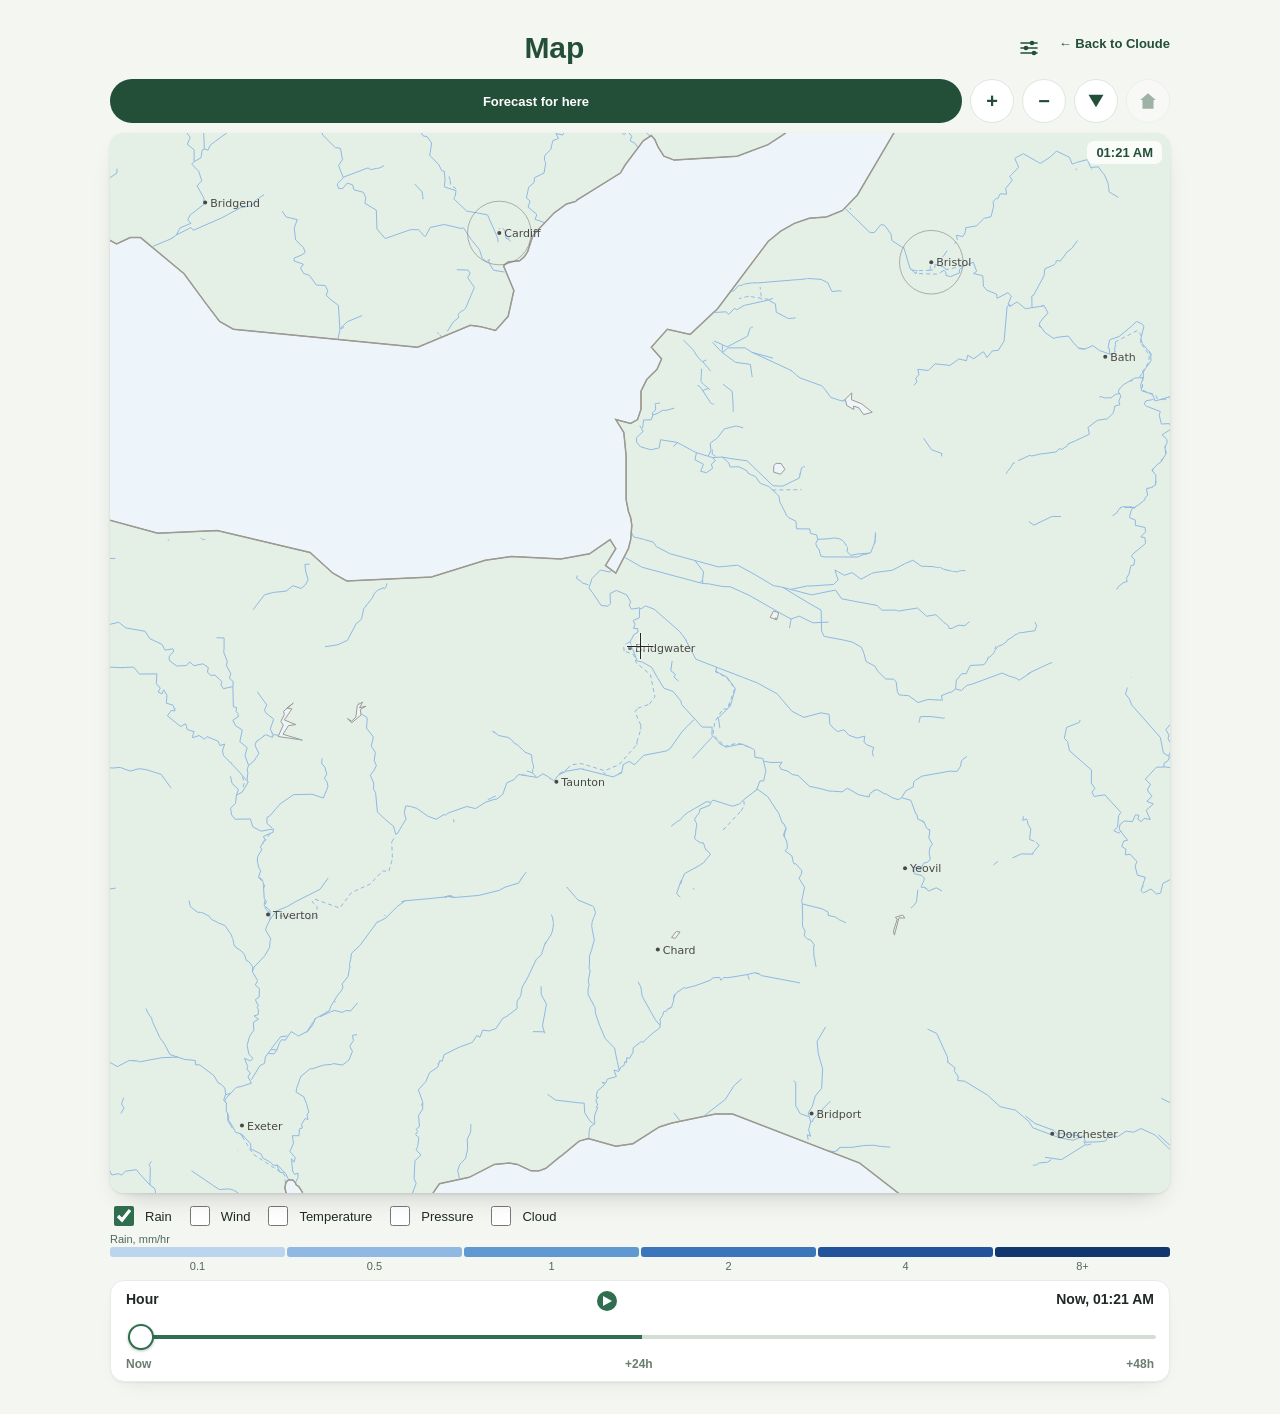
<file: map.html>
<!doctype html>
<html lang="en">
<head>
  <meta charset="utf-8">
  <script>
    // Applies a saved colour theme before the page paints — see index.html
    // for the full explanation; duplicated identically in every page's head.
    (function () {
      try {
        var theme = localStorage.getItem("forecast-compare:theme");
        if (theme && theme !== "mint") document.documentElement.dataset.theme = theme;
      } catch {}
    })();
  </script>
  <meta name="viewport" content="width=device-width,initial-scale=1,viewport-fit=cover,maximum-scale=1,user-scalable=no">
  <!-- maximum-scale=1/user-scalable=no is deliberately only on THIS
       page, not copied into the other pages' otherwise-identical head.
       This page has a drag-panning canvas that already blocks the
       browser's default touch handling (touch-action: none) — iOS's
       own page-level double-tap/pinch zoom was a real, reported
       annoyance regardless, landing on the canvas and its surrounding
       buttons alike during ordinary use ("scrolling around and
       stabbing at the screen"). Originally this was ALSO fighting the
       page's own double-tap-to-zoom gesture specifically, before that
       gesture was removed entirely (see the panning section of map.js
       for why) — but the plain iOS-zoom-during-ordinary-use annoyance
       was real on its own and is reason enough to keep this regardless
       of that gesture's fate. Turning off the BROWSER's zoom here
       doesn't touch iOS's actual accessibility Zoom feature (Settings >
       Accessibility > Zoom) — that's a separate, OS-level magnifier
       unaffected by this setting. What it does remove is casual
       pinch-to-read-small-text as a fallback, which matters on
       Compare's table or Settings' labels — neither of which lives on
       this page, so nothing here is scoped more broadly than the
       actual complaint. -->
  <meta name="theme-color" content="#2f6f4f">
  <link rel="manifest" href="manifest.json">
  <link rel="apple-touch-icon" href="apple-touch-icon.png">
  <meta name="apple-mobile-web-app-capable" content="yes">
  <meta name="apple-mobile-web-app-status-bar-style" content="default">
  <meta name="apple-mobile-web-app-title" content="Cloude">
  <title>Map — Cloude</title>
  <link rel="stylesheet" href="style.css">
</head>
<body>
  <main class="app">
    <header>
      <!-- Reuses the exact same .title-bar/.title-bar-right structure the
           front page's header already uses (see index.html), rather than
           a bespoke layout for this page — settings icon left, title
           centred, and (in place of the front page's place chip)
           "Back to Cloude" sits in the same right-hand slot. Same classes
           means same phone/iPad behaviour for free: icon in the true
           top-left corner on a phone, and icon+back-link grouped at the
           right of a centred title on iPad — identical to how the front
           page itself already differs between the two, not a new
           inconsistency. Replaces the old standalone right-aligned
           back-link sitting above its own separate, centred <h1>. -->
      <div class="title-bar">
        <a href="settings.html" class="settings-icon-button" aria-label="Settings">
          <svg width="20" height="20" viewBox="0 0 20 20" fill="none" aria-hidden="true">
            <line x1="2" y1="5" x2="18" y2="5" stroke="currentColor" stroke-width="1.6" stroke-linecap="round"/>
            <circle cx="13" cy="5" r="2.3" fill="currentColor"/>
            <line x1="2" y1="10" x2="18" y2="10" stroke="currentColor" stroke-width="1.6" stroke-linecap="round"/>
            <circle cx="7" cy="10" r="2.3" fill="currentColor"/>
            <line x1="2" y1="15" x2="18" y2="15" stroke="currentColor" stroke-width="1.6" stroke-linecap="round"/>
            <circle cx="15" cy="15" r="2.3" fill="currentColor"/>
          </svg>
        </a>
        <h1 class="map-page-title">Map</h1>
        <div class="title-bar-right">
          <p class="back-link back-link-inline"><a href="index.html">&larr; Back to Cloude</a></p>
        </div>
      </div>
    </header>

    <!-- Controls sit ABOVE the map, not beside or below it: there is more
         width to spend up here, a thumb reaching the bottom of the screen
         doesn't cover them, and a side rail would eat into the map itself.

         "Forecast for here" is a plain persistent button rather than a
         prompt that appears after you stop dragging. A prompt would fire
         every time you paused to look at something, which is exactly the
         interrupting behaviour this app deliberately avoids.

         Zoom buttons were originally removed in favour of double-tap
         alone, then brought back after iOS's own double-tap zoom kept
         firing through it, making the app's own gesture unreliable — a
         button can't be intercepted by an OS gesture at all. The
         double-tap gesture itself has SINCE been removed entirely, not
         just supplemented (see the panning section of map.js): it was
         colliding with taps on saved-place markers, where a marker tap
         followed shortly by an ordinary tap elsewhere could read as a
         double-tap and zoom unexpectedly. Buttons are now the only way
         to zoom. Room for them was made by dropping the distance
         readout from "Forecast for here" (the crosshair already shows
         where "here" is).

         An on-map arrow pointing toward Home when it was off-screen was
         tried and removed again — the arrow point clamps to the canvas
         EDGE along the right angle, which has nothing to do with real
         geography, so it could land anywhere: over open water, in a
         town Home has nothing to do with, wherever the angle happened
         to hit the border. Confirmed on a real device as actively
         misleading (it looked like Home sat in the Severn estuary) for
         a feature that was only ever a nice-to-have.

         Home and Go-to briefly lived in their own row in the header,
         mirroring the front page's title-bar — moved back down here
         once "Add to forecast" (see map.js) stopped needing its own
         button, which freed enough width on this single row for all
         five controls to fit without the header needing a second row
         at all. -->
    <div class="map-controls">
      <button id="mapAdopt" type="button" class="map-adopt map-adopt-compact">Forecast for here</button>
      <button id="mapZoomIn" type="button" class="map-nav-button map-zoom-button" aria-label="Zoom in">+</button>
      <button id="mapZoomOut" type="button" class="map-nav-button map-zoom-button" aria-label="Zoom out">&minus;</button>
      <button id="mapGoTo" type="button" class="map-icon-button" aria-label="Go to a saved place" aria-haspopup="true" aria-expanded="false">
        <!-- Same downward-pointing triangle as the saved-place markers
             on the map itself (see map.js), so the button visually
             reads as "open the list of those triangles" rather than as
             an unrelated new symbol. -->
        <svg width="16" height="16" viewBox="0 0 16 16" aria-hidden="true">
          <path d="M2 3 L14 3 L8 13 Z" fill="currentColor"/>
        </svg>
      </button>
      <button id="mapHome" type="button" class="map-icon-button" aria-label="Home">
        <svg width="16" height="16" viewBox="0 0 18 18" aria-hidden="true">
          <path d="M9 2 L16 8 L14 8 L14 16 L4 16 L4 8 L2 8 Z" fill="currentColor"/>
        </svg>
      </button>
      <div id="mapGoToMenu" class="map-goto-menu" hidden></div>

      <!-- Replaces a native confirm() for the "also save this place?"
           question — a native dialog's buttons are OS-controlled and
           can't be relabelled from the page at all, and its default
           wording ("Cancel") read as "cancel adopting the forecast",
           when Cancel here was only ever meant to mean "don't ALSO
           save it" — adopting itself was never in question either way.
           Plain Yes/No removes that ambiguity outright. -->
      <div id="mapSaveConfirmBackdrop" class="map-confirm-backdrop" hidden></div>
      <div id="mapSaveConfirm" class="map-confirm" role="alertdialog" aria-modal="true" aria-labelledby="mapSaveConfirmText" hidden>
        <p id="mapSaveConfirmText">Also save this as a place?</p>
        <div class="map-confirm-actions">
          <button id="mapSaveConfirmNo" type="button" class="map-confirm-no">No</button>
          <button id="mapSaveConfirmYes" type="button" class="map-confirm-yes">Yes</button>
        </div>
      </div>
    </div>

    <div class="map-stage">
      <canvas id="mapCanvas"></canvas>
      <!-- Drawn in the DOM rather than on the canvas so it never has to be
           redrawn during a pan — the centre never moves relative to the
           viewport, only the world underneath it does. -->
      <div class="map-crosshair" aria-hidden="true"></div>
      <div id="mapScale" class="map-scale"></div>
    </div>

    <!-- Independent toggles, not a single-layer picker — see the note by
         MAP_LAYER_DEFAULTS in map.js for why they can all be on together
         (and what that costs visually when they are). Cloud added
         alongside the original four — a single translucent grey wash
         (see map.js's own Cloud layer note on why it's one wash, not
         three) combining the three real bands rather than a wash per
         band. -->
    <!-- Independent toggles, not a single-layer picker — see the note by
         MAP_LAYER_DEFAULTS in map.js for why they can all be on together
         (and what that costs visually when they are). Cloud added
         alongside the original four — see map.js's own Cloud layer note
         for why it's one translucent wash rather than a wash per band. -->
    <div class="map-layer-toggles">
      <label class="check"><input type="checkbox" id="mapLayer_rain"><span>Rain</span></label>
      <label class="check"><input type="checkbox" id="mapLayer_wind"><span>Wind</span></label>
      <label class="check"><input type="checkbox" id="mapLayer_temperature"><span>Temperature</span></label>
      <label class="check"><input type="checkbox" id="mapLayer_pressure"><span>Pressure</span></label>
      <label class="check"><input type="checkbox" id="mapLayer_cloud"><span>Cloud</span></label>
    </div>

    <!-- One row per active colour-wash layer, built by renderMapLegends()
         in map.js — reads the exact same threshold/ramp arrays the
         layers themselves paint with, so this can never drift out of
         sync with what's actually on screen. -->
    <div id="mapLegends" aria-live="polite"></div>

    <p id="mapStatus" class="actual-status status-error-only"></p>

    <!-- Terrain has no toggle (it's always-on decoration, not a data
         layer — see map.js), so it had no way at all to tell you
         something had gone wrong fetching it: failures were console-only,
         invisible on a phone/tablet with no way to open dev tools. This
         surfaces exactly what map.js's own weather-grid status already
         does (a plain named reason, not a generic "something went
         wrong"), purely so a silent decoration failure is actually
         diagnosable from the device itself. -->
    <p id="mapTerrainStatus" class="actual-status status-error-only"></p>

    <section class="controls">
      <div class="rollback">
        <!-- Same shape as the front page's own .hour-slider-title now
             (see index.html) — the icon button sits inline between the
             two existing labels rather than in its own row below, and
             is the same shared .hour-play-icon markup/class so the two
             pages can never visually drift apart again. Was a plain
             full-size text "Play"/"Pause" button on its own row; moved
             here specifically because it was asked to match the front
             page, not because anything about the old placement was
             broken on its own. -->
        <div class="rollback-title">
          <strong>Hour</strong>
          <button id="mapHourPlay" type="button" class="hour-play-icon" aria-label="Play">
            <svg class="hour-play-icon-play" width="10" height="10" viewBox="0 0 10 10" aria-hidden="true">
              <path d="M1 0 L10 5 L1 10 Z" fill="currentColor"/>
            </svg>
            <svg class="hour-play-icon-pause" width="10" height="10" viewBox="0 0 10 10" aria-hidden="true" style="display:none">
              <rect x="0" y="0" width="3" height="10" fill="currentColor"/>
              <rect x="6" y="0" width="3" height="10" fill="currentColor"/>
            </svg>
          </button>
          <span id="mapHourLabel">Now</span>
        </div>
        <input id="mapHour" type="range" min="0" max="47" step="1" value="0">
        <div class="range-labels">
          <span>Now</span>
          <span>+24h</span>
          <span>+48h</span>
        </div>
      </div>
    </section>

    <!-- Reduced to Settings alone — Compare/Solar/Help all live behind it
         now, and "← Back to Cloude" above already covers the one other
         place people actually jump to from here. A four-link row cost
         more vertical space than it earned on a page whose whole point is
         the map itself; see the deeper #mapCanvas aspect-ratio in
         style.css, freed up by the same trim. -->
  </main>

  <script src="app.js"></script>
  <script src="tide.js"></script>
  <script src="map.js"></script>
  <script>
    if ("serviceWorker" in navigator) {
      window.addEventListener("load", () => navigator.serviceWorker.register("sw.js"));
    }
  </script>
</body>
</html>
</file>
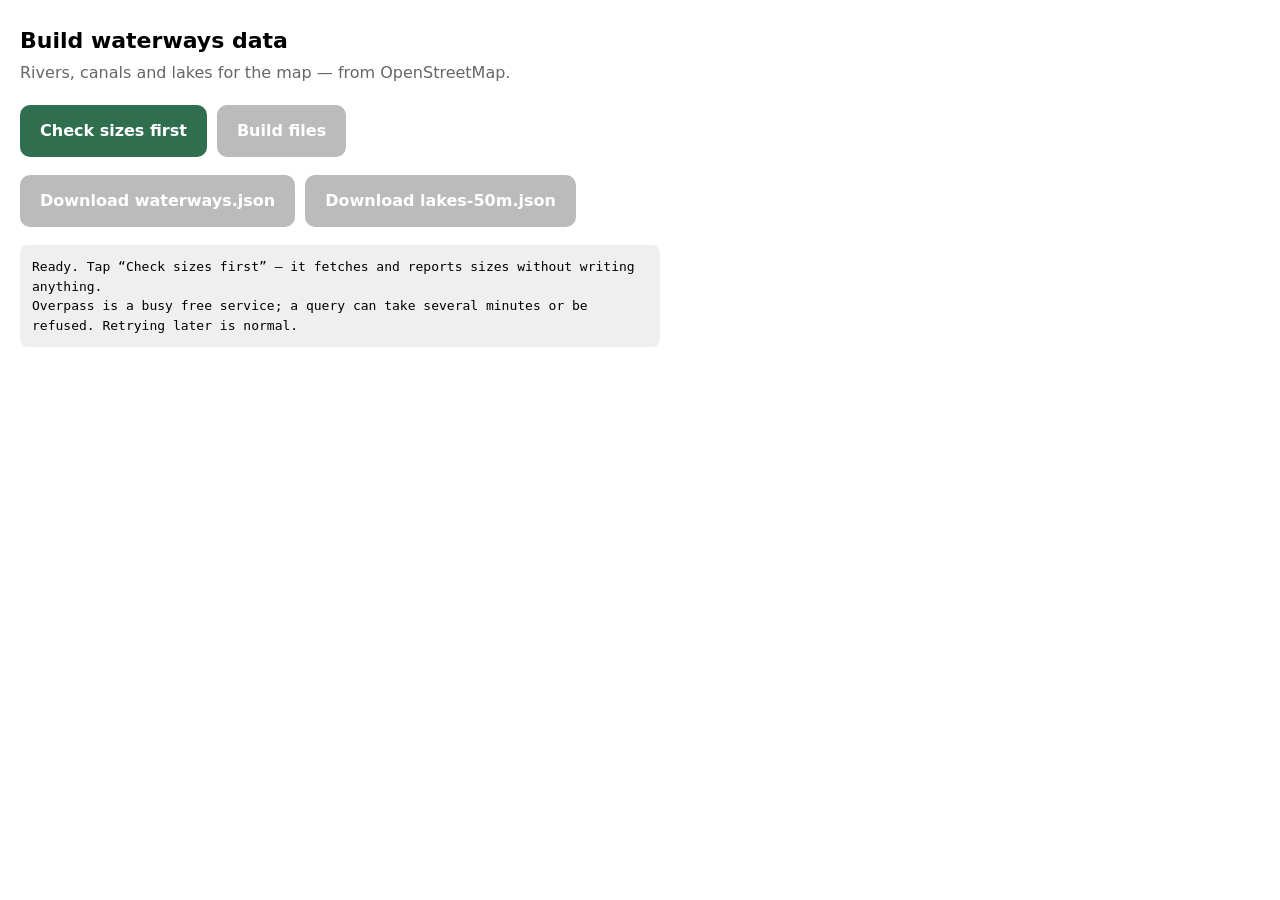
<file: prepare-waterways-data.html>
<!doctype html>
<html lang="en">
<head>
<meta charset="utf-8">
<meta name="viewport" content="width=device-width,initial-scale=1">
<title>Build waterways data — Cloude</title>
<!--
  One-off tool, same pattern as prepare-elevation-data.html. Produces
  data/waterways.json (rivers + canals) and data/lakes-50m.json (lakes),
  from OpenStreetMap via the Overpass API.

  MEASURE FIRST, COMMIT SECOND
  The whole point of "Check sizes" below is to find out what this data
  actually weighs BEFORE anything lands in the repo. Estimating file
  sizes from memory is exactly the kind of guessing that wasted a lot of
  time on the elevation build, so this asks the server instead. Rivers
  and canals only — no streams, drains or ditches: those outnumber real
  waterways by a large factor and would be visual noise at a map zoom of
  60-125 miles across, quite apart from the download.

  ATTRIBUTION — REQUIRED, NOT OPTIONAL
  OpenStreetMap data is ODbL licensed. Using it means crediting
  "© OpenStreetMap contributors" somewhere visible. Add that to help.html
  before shipping this data. (Natural Earth, used for the coastline, is
  public domain and needs no such credit — this is a genuinely new
  obligation, not a copy of the existing arrangement.)

  Overpass is a free, shared, heavily-used service. The queries below are
  large, so they can be slow or refused at busy times. If one times out,
  wait a few minutes and try again rather than hammering it — and note
  this only ever needs to run once.
-->
<style>
  :root { color-scheme: light dark; }
  body { font: 16px/1.5 -apple-system, system-ui, sans-serif; margin: 0; padding: 24px 20px 60px; max-width: 640px; }
  h1 { font-size: 22px; margin: 0 0 4px; }
  .sub { color: #666; margin: 0 0 20px; }
  button { font: inherit; font-weight: 600; padding: 14px 20px; border-radius: 10px; border: 0; background: #2f6f4f; color: #fff; min-height: 48px; }
  button.secondary { background: #6b6b6b; }
  button:disabled { opacity: .45; }
  .row { display: flex; gap: 10px; flex-wrap: wrap; margin: 18px 0; }
  #log { margin-top: 18px; padding: 12px; border-radius: 8px; background: rgba(127,127,127,.12); font-family: ui-monospace, monospace; font-size: 13px; white-space: pre-wrap; max-height: 340px; overflow-y: auto; }
  .warn { color: #b5541c; }
  .done { color: #2f6f4f; font-weight: 600; }
  table { border-collapse: collapse; margin-top: 12px; width: 100%; }
  th, td { text-align: left; padding: 6px 8px; border-bottom: 1px solid rgba(127,127,127,.3); font-size: 14px; }
  td.n { text-align: right; font-variant-numeric: tabular-nums; }
</style>
</head>
<body>

<h1>Build waterways data</h1>
<p class="sub">Rivers, canals and lakes for the map — from OpenStreetMap.</p>

<div class="row">
  <button id="measure">Check sizes first</button>
  <button id="build" class="secondary" disabled>Build files</button>
</div>
<div id="results"></div>

<div class="row">
  <button id="dlWater" class="secondary" disabled>Download waterways.json</button>
  <button id="dlLakes" class="secondary" disabled>Download lakes-50m.json</button>
</div>

<div id="log"></div>

<script>
// Great Britain + Ireland bounding box, matching the elevation grid.
const BBOX = "49.8,-8.4,61.0,2.0";
// Public Overpass instances. If the first is busy or rate-limited the
// next is tried — this is a free shared service and refusals are normal.
const ENDPOINTS = [
  "https://overpass-api.de/api/interpreter",
  "https://overpass.kumi.systems/api/interpreter"
];

// Rivers and canals only. `waterway=river` and `waterway=canal` are the
// navigable/fishable watercourses; stream, drain and ditch are
// deliberately excluded (see the note at the top of this file).
const QUERY_WATERWAYS = `[out:json][timeout:600];
(way["waterway"~"^(river|canal)$"](${BBOX}););
out geom;`;

// Lakes: natural=water plus the reservoir/lake water types, filtered by
// size below so the file isn't dominated by farm ponds.
const QUERY_LAKES = `[out:json][timeout:600];
(
  way["natural"="water"]["water"~"^(lake|reservoir)$"](${BBOX});
  relation["natural"="water"]["water"~"^(lake|reservoir)$"](${BBOX});
);
out geom;`;

const $ = id => document.getElementById(id);
let waterways = null, lakes = null;

function log(m, cls) {
  const d = document.createElement("div");
  if (cls) d.className = cls;
  d.textContent = m;
  $("log").appendChild(d);
  $("log").scrollTop = $("log").scrollHeight;
}

async function overpass(query, label) {
  for (const url of ENDPOINTS) {
    try {
      log(`Querying ${label} from ${new URL(url).hostname}… (can take several minutes)`);
      const res = await fetch(url, {
        method: "POST",
        body: "data=" + encodeURIComponent(query),
        headers: { "Content-Type": "application/x-www-form-urlencoded" }
      });
      if (res.status === 429 || res.status === 504) {
        log(`  server busy (${res.status}) — trying the next one`, "warn");
        continue;
      }
      if (!res.ok) throw new Error(`HTTP ${res.status}`);
      const data = await res.json();
      log(`  got ${data.elements.length.toLocaleString()} ${label}.`);
      return data;
    } catch (err) {
      log(`  failed: ${err.message}`, "warn");
    }
  }
  throw new Error(`Couldn't fetch ${label} from any Overpass server. Wait a few minutes and try again.`);
}

// Douglas-Peucker simplification. OSM geometry is far more detailed than
// a map 60-125 miles across can show — keeping every vertex would cost a
// lot of bytes to draw sub-pixel wiggles nobody can see.
function simplify(points, tolerance) {
  if (points.length < 3) return points;
  let maxDist = 0, index = 0;
  const [x1, y1] = points[0], [x2, y2] = points[points.length - 1];
  for (let i = 1; i < points.length - 1; i++) {
    const [x0, y0] = points[i];
    const dx = x2 - x1, dy = y2 - y1;
    const denom = Math.hypot(dx, dy);
    const dist = denom === 0
      ? Math.hypot(x0 - x1, y0 - y1)
      : Math.abs(dy * x0 - dx * y0 + x2 * y1 - y2 * x1) / denom;
    if (dist > maxDist) { maxDist = dist; index = i; }
  }
  if (maxDist > tolerance) {
    return simplify(points.slice(0, index + 1), tolerance)
      .slice(0, -1)
      .concat(simplify(points.slice(index), tolerance));
  }
  return [points[0], points[points.length - 1]];
}

// ~0.002° is roughly 200m — below what a pixel covers at these zooms.
const TOLERANCE = 0.002;

function buildWaterways(data) {
  const features = [];
  for (const el of data.elements) {
    if (!el.geometry || el.geometry.length < 2) continue;
    let coords = el.geometry.map(g => [+g.lon.toFixed(4), +g.lat.toFixed(4)]);
    coords = simplify(coords, TOLERANCE);
    if (coords.length < 2) continue;
    features.push({
      type: "Feature",
      // Only the kind is kept — no names, no OSM ids, no other tags. The
      // map draws these as plain blue lines and never labels them, so
      // anything else would be bytes downloaded to be ignored.
      properties: { kind: el.tags?.waterway === "canal" ? "canal" : "river" },
      geometry: { type: "LineString", coordinates: coords }
    });
  }
  return { type: "FeatureCollection", features };
}

function buildLakes(data) {
  const features = [];
  for (const el of data.elements) {
    if (!el.geometry || el.geometry.length < 4) continue;
    let coords = el.geometry.map(g => [+g.lon.toFixed(4), +g.lat.toFixed(4)]);
    coords = simplify(coords, TOLERANCE);
    if (coords.length < 4) continue;
    // Rough bounding-box area filter, in square degrees. Small ponds are
    // invisible at this map's zoom range and would dominate the feature
    // count — Windermere and Loch Ness are the point of this layer.
    const lons = coords.map(c => c[0]), lats = coords.map(c => c[1]);
    const area = (Math.max(...lons) - Math.min(...lons)) * (Math.max(...lats) - Math.min(...lats));
    if (area < 0.00005) continue;
    if (coords[0][0] !== coords[coords.length - 1][0] || coords[0][1] !== coords[coords.length - 1][1]) {
      coords.push(coords[0]); // close the ring
    }
    features.push({
      type: "Feature",
      properties: {},
      geometry: { type: "Polygon", coordinates: [coords] }
    });
  }
  return { type: "FeatureCollection", features };
}

function kb(obj) { return (new Blob([JSON.stringify(obj)]).size / 1024).toFixed(0); }

function showResults() {
  const rows = [];
  if (waterways) {
    const rivers = waterways.features.filter(f => f.properties.kind === "river").length;
    const canals = waterways.features.filter(f => f.properties.kind === "canal").length;
    rows.push(["Rivers", rivers, ""], ["Canals", canals, ""],
              ["waterways.json", waterways.features.length, kb(waterways) + " KB"]);
  }
  if (lakes) rows.push(["lakes-50m.json", lakes.features.length, kb(lakes) + " KB"]);
  if (!rows.length) return;
  $("results").innerHTML =
    "<table><tr><th>Layer</th><th class='n'>Features</th><th class='n'>Size</th></tr>" +
    rows.map(r => `<tr><td>${r[0]}</td><td class="n">${r[1].toLocaleString()}</td><td class="n">${r[2]}</td></tr>`).join("") +
    "</table>";
}

async function run(measureOnly) {
  $("measure").disabled = true; $("build").disabled = true;
  try {
    const w = await overpass(QUERY_WATERWAYS, "rivers and canals");
    waterways = buildWaterways(w);
    const l = await overpass(QUERY_LAKES, "lakes");
    lakes = buildLakes(l);
    showResults();
    log("");
    log(`Waterways: ${kb(waterways)} KB. Lakes: ${kb(lakes)} KB.`, "done");
    log("For comparison, coastline-50m.json is about 204 KB and elevation-uk.json about 52 KB.");
    if (measureOnly) {
      log("Nothing has been written. Tap Download if these sizes look acceptable.", "done");
    }
    $("dlWater").disabled = false;
    $("dlLakes").disabled = false;
  } catch (err) {
    log(err.message, "warn");
  } finally {
    $("measure").disabled = false;
    $("build").disabled = false;
  }
}

function download(obj, name) {
  const a = document.createElement("a");
  a.href = URL.createObjectURL(new Blob([JSON.stringify(obj)], { type: "application/json" }));
  a.download = name;
  a.click();
  setTimeout(() => URL.revokeObjectURL(a.href), 5000);
}

$("measure").onclick = () => run(true);
$("build").onclick = () => run(false);
$("dlWater").onclick = () => download(waterways, "waterways.json");
$("dlLakes").onclick = () => download(lakes, "lakes-50m.json");

log("Ready. Tap \u201cCheck sizes first\u201d \u2014 it fetches and reports sizes without writing anything.");
log("Overpass is a busy free service; a query can take several minutes or be refused. Retrying later is normal.");
</script>
</body>
</html>
</file>
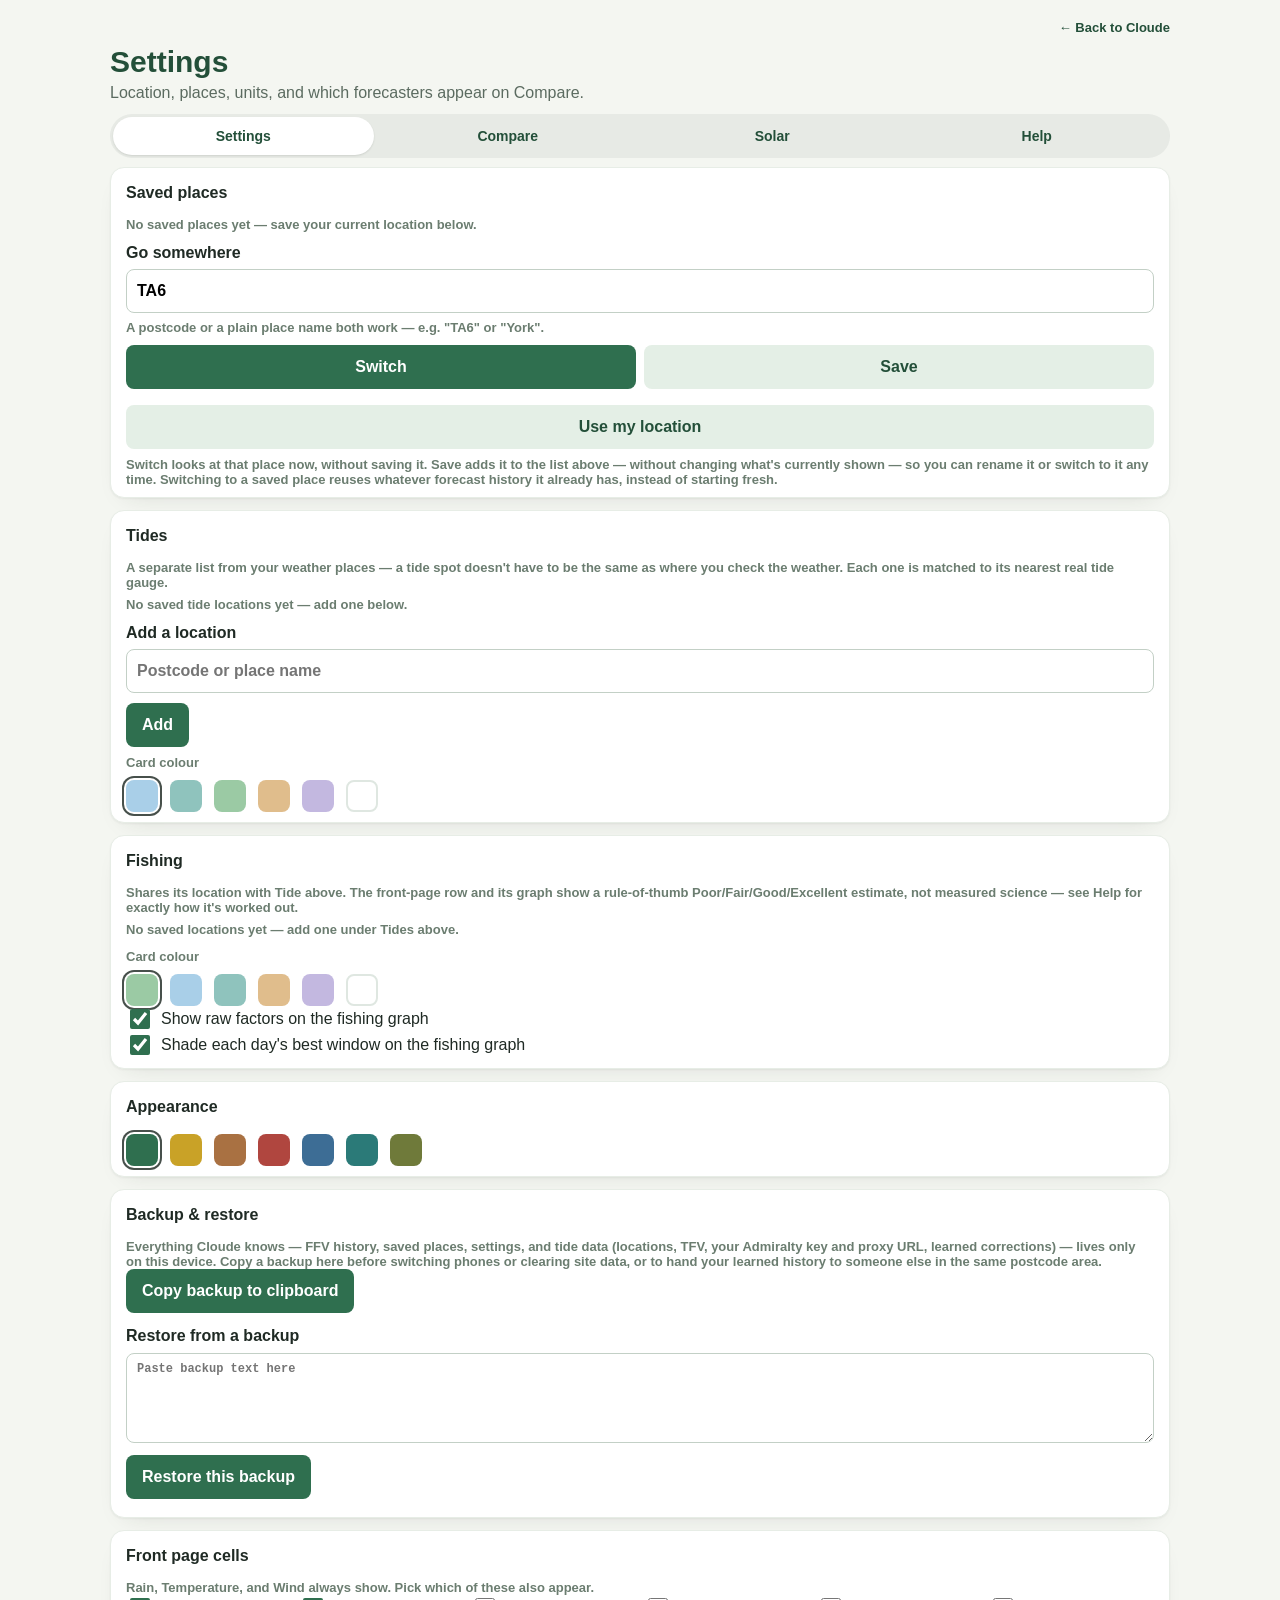
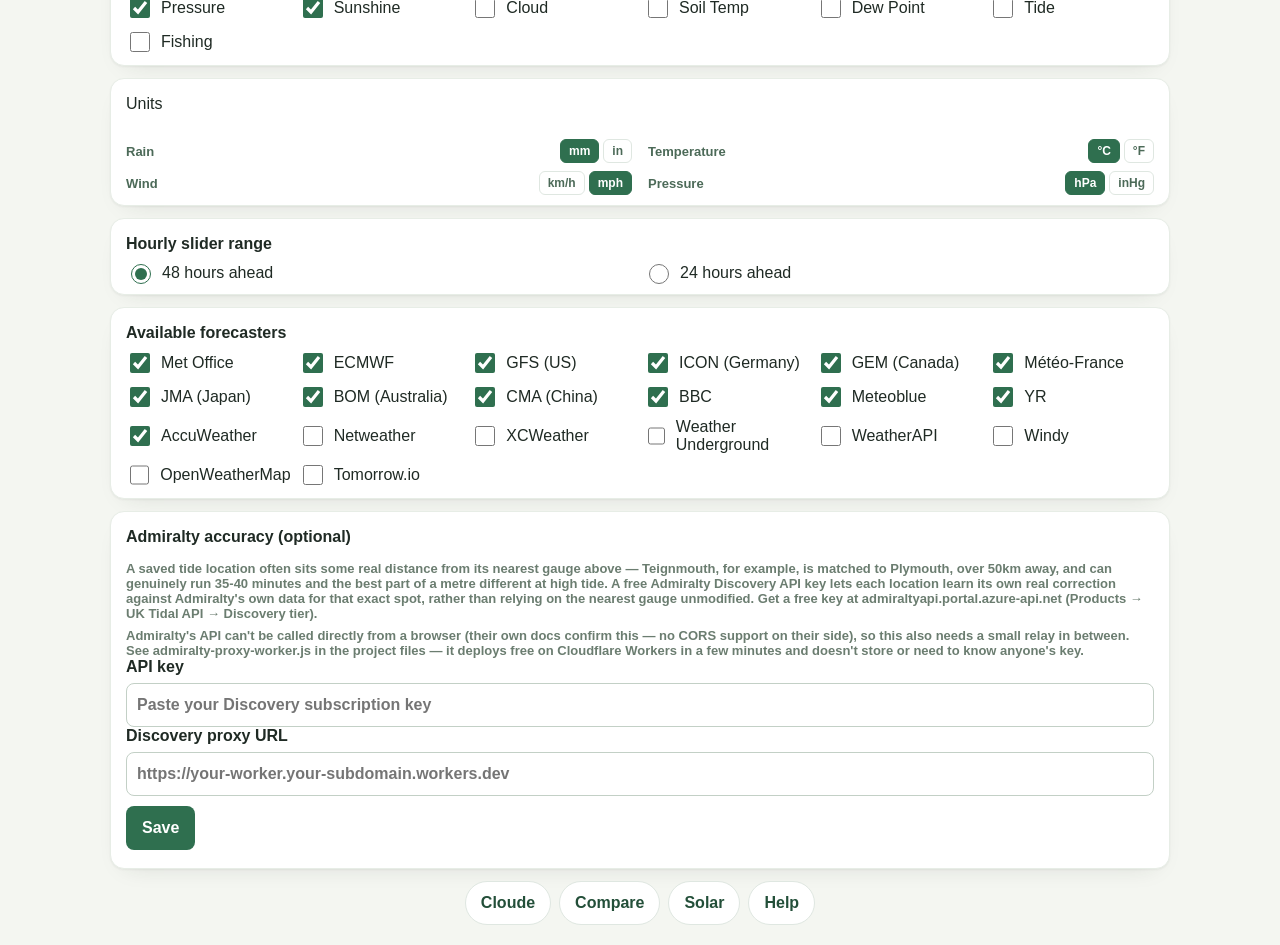
<file: settings.html>
<!doctype html>
<html lang="en">
<head>
  <meta charset="utf-8">
  <script>
    // Applies a saved colour theme before the page paints — see index.html
    // for the full explanation; duplicated identically in every page's head.
    (function () {
      try {
        var theme = localStorage.getItem("forecast-compare:theme");
        if (theme && theme !== "mint") document.documentElement.dataset.theme = theme;
      } catch {}
    })();
  </script>
  <meta name="viewport" content="width=device-width,initial-scale=1">
  <meta name="theme-color" content="#2f6f4f">
  <link rel="manifest" href="manifest.json">
  <link rel="apple-touch-icon" href="apple-touch-icon.png">
  <meta name="apple-mobile-web-app-capable" content="yes">
  <meta name="apple-mobile-web-app-status-bar-style" content="default">
  <meta name="apple-mobile-web-app-title" content="Cloude">
  <title>Settings — Cloude</title>
  <link rel="stylesheet" href="style.css">
</head>
<body>
  <main class="app">
    <header>
      <p class="back-link"><a href="index.html">&larr; Back to Cloude</a></p>
      <h1>Settings</h1>
      <p>Location, places, units, and which forecasters appear on Compare.</p>
    </header>

    <section class="controls">
      <fieldset>
        <legend>Saved places</legend>
        <div id="placesList" class="places-list"></div>

        <label>
          Go somewhere
          <div class="location-row">
            <input id="postcode" value="TA6" maxlength="40" autocomplete="off" autocapitalize="words" spellcheck="false">
          </div>
        </label>
        <p class="note">A postcode or a plain place name both work — e.g. "TA6" or "York".</p>
        <div id="placeAmbiguityPicker" class="place-ambiguity-picker" hidden></div>
        <div class="location-actions">
          <button id="updateLocation" class="location-action-switch">Switch</button>
          <button id="addCurrentPlace" class="location-action-save">Save</button>
        </div>
        <p id="addPlaceStatus" class="actual-status status-error-only"></p>

        <button id="useMyLocation" type="button" class="geo-button">Use my location</button>
        <p id="geoStatus" class="actual-status status-error-only"></p>

        <p class="note">Switch looks at that place now, without saving it. Save adds it to the list above — without changing what's currently shown — so you can rename it or switch to it any time. Switching to a saved place reuses whatever forecast history it already has, instead of starting fresh.</p>
      </fieldset>
    </section>

    <section class="controls">
      <fieldset>
        <legend>Tides</legend>
        <p class="note">A separate list from your weather places — a tide spot doesn't have to be the same as where you check the weather. Each one is matched to its nearest real tide gauge.</p>
        <div id="tideLocationsList" class="places-list"></div>

        <label>
          Add a location
          <div class="location-row">
            <input id="tideLocationInput" type="text" placeholder="Postcode or place name" maxlength="40" autocomplete="off" autocapitalize="words" spellcheck="false">
          </div>
        </label>
        <div id="tideLocationAmbiguityPicker" class="place-ambiguity-picker" hidden></div>
        <div class="location-actions">
          <button id="addTideLocationButton" type="button">Add</button>
        </div>
        <p id="tideLocationStatus" class="actual-status status-error-only"></p>
        <div id="tideAddToWeatherPrompt" class="add-to-other-prompt" hidden></div>

        <p class="note">Card colour</p>
        <div id="tideCardColorSwatches" class="theme-swatches"></div>
      </fieldset>
    </section>

    <section class="controls">
      <fieldset>
        <legend>Fishing</legend>
        <p class="note">Shares its location with Tide above. The front-page row and its graph show a rule-of-thumb Poor/Fair/Good/Excellent estimate, not measured science — see Help for exactly how it's worked out.</p>
        <div id="fishingMarkTypeList" class="places-list"></div>
        <p class="note">Card colour</p>
        <div id="fishingCardColorSwatches" class="theme-swatches"></div>
        <label class="check">
          <input type="checkbox" id="fishingShowRawToggle">
          <span>Show raw factors on the fishing graph</span>
        </label>
      </fieldset>
    </section>

    <section class="controls">
      <fieldset>
        <legend>Appearance</legend>
        <div id="themeSwatches" class="theme-swatches"></div>
      </fieldset>
    </section>

    <section class="controls">
      <fieldset>
        <legend>Backup &amp; restore</legend>
        <p class="note">Everything Cloude knows — FFV history, saved places, settings, and tide data (locations, TFV, your Admiralty key and proxy URL, learned corrections) — lives only on this device. Copy a backup here before switching phones or clearing site data, or to hand your learned history to someone else in the same postcode area.</p>
        <button id="exportButton" type="button">Copy backup to clipboard</button>
        <p id="exportStatus" class="actual-status status-error-only"></p>
        <textarea id="exportOutput" class="backup-textarea" readonly hidden></textarea>

        <label class="backup-import-label">
          Restore from a backup
          <textarea id="importInput" class="backup-textarea" placeholder="Paste backup text here"></textarea>
        </label>
        <button id="importButton" type="button" class="backup-import-button">Restore this backup</button>
        <p id="importStatus" class="actual-status status-error-only"></p>
      </fieldset>
    </section>

    <section class="controls">
      <fieldset>
        <legend>Front page cells</legend>
        <p class="note">Rain, Temperature, and Wind always show. Pick which of these also appear.</p>
        <div id="headlineToggles" class="checks"></div>
      </fieldset>
    </section>

    <section class="controls">
      <legend class="section-legend">Units</legend>
      <div id="conditionUnits"></div>
    </section>

    <section class="controls">
      <fieldset>
        <legend>Hourly slider range</legend>
        <div class="checks">
          <label class="check">
            <input type="radio" name="hourRange" id="hourRange48" value="48">
            <span>48 hours ahead</span>
          </label>
          <label class="check">
            <input type="radio" name="hourRange" id="hourRange24" value="24">
            <span>24 hours ahead</span>
          </label>
        </div>
      </fieldset>
    </section>

    <section class="controls">
      <fieldset>
        <legend>Available forecasters</legend>
        <div id="forecasters" class="checks"></div>
      </fieldset>
    </section>

    <section class="controls">
      <fieldset>
        <legend>Admiralty accuracy (optional)</legend>
        <p class="note">A saved tide location often sits some real distance from its nearest gauge above — Teignmouth, for example, is matched to Plymouth, over 50km away, and can genuinely run 35-40 minutes and the best part of a metre different at high tide. A free Admiralty Discovery API key lets each location learn its own real correction against Admiralty's own data for that exact spot, rather than relying on the nearest gauge unmodified. Get a free key at admiraltyapi.portal.azure-api.net (Products → UK Tidal API → Discovery tier).</p>
        <p class="note">Admiralty's API can't be called directly from a browser (their own docs confirm this — no CORS support on their side), so this also needs a small relay in between. See admiralty-proxy-worker.js in the project files — it deploys free on Cloudflare Workers in a few minutes and doesn't store or need to know anyone's key.</p>
        <label>
          API key
          <div class="location-row">
            <input id="discoveryApiKeyInput" type="text" placeholder="Paste your Discovery subscription key" maxlength="80" autocomplete="off" autocapitalize="none" spellcheck="false">
          </div>
        </label>
        <label>
          Discovery proxy URL
          <div class="location-row">
            <input id="discoveryProxyUrlInput" type="text" placeholder="https://your-worker.your-subdomain.workers.dev" maxlength="120" autocomplete="off" autocapitalize="none" spellcheck="false">
          </div>
        </label>
        <div class="location-actions">
          <button id="saveDiscoveryKeyButton" type="button">Save</button>
        </div>
        <p id="discoveryKeyStatus" class="actual-status status-error-only"></p>
      </fieldset>
    </section>

    <nav class="bottom-nav">
      <a href="index.html">Cloude</a>
      <a href="compare.html">Compare</a>
      <a href="solar.html">Solar</a>
      <a href="help.html">Help</a>
    </nav>
  </main>

  <script src="app.js"></script>
  <script src="tide.js"></script>
  <script src="tide-ui.js"></script>
  <script src="fishing.js"></script>
  <script src="fishing-ui.js"></script>
  <script src="settings.js"></script>
  <script>
    if ("serviceWorker" in navigator) {
      window.addEventListener("load", () => navigator.serviceWorker.register("sw.js"));
    }
  </script>
</body>
</html>
</file>
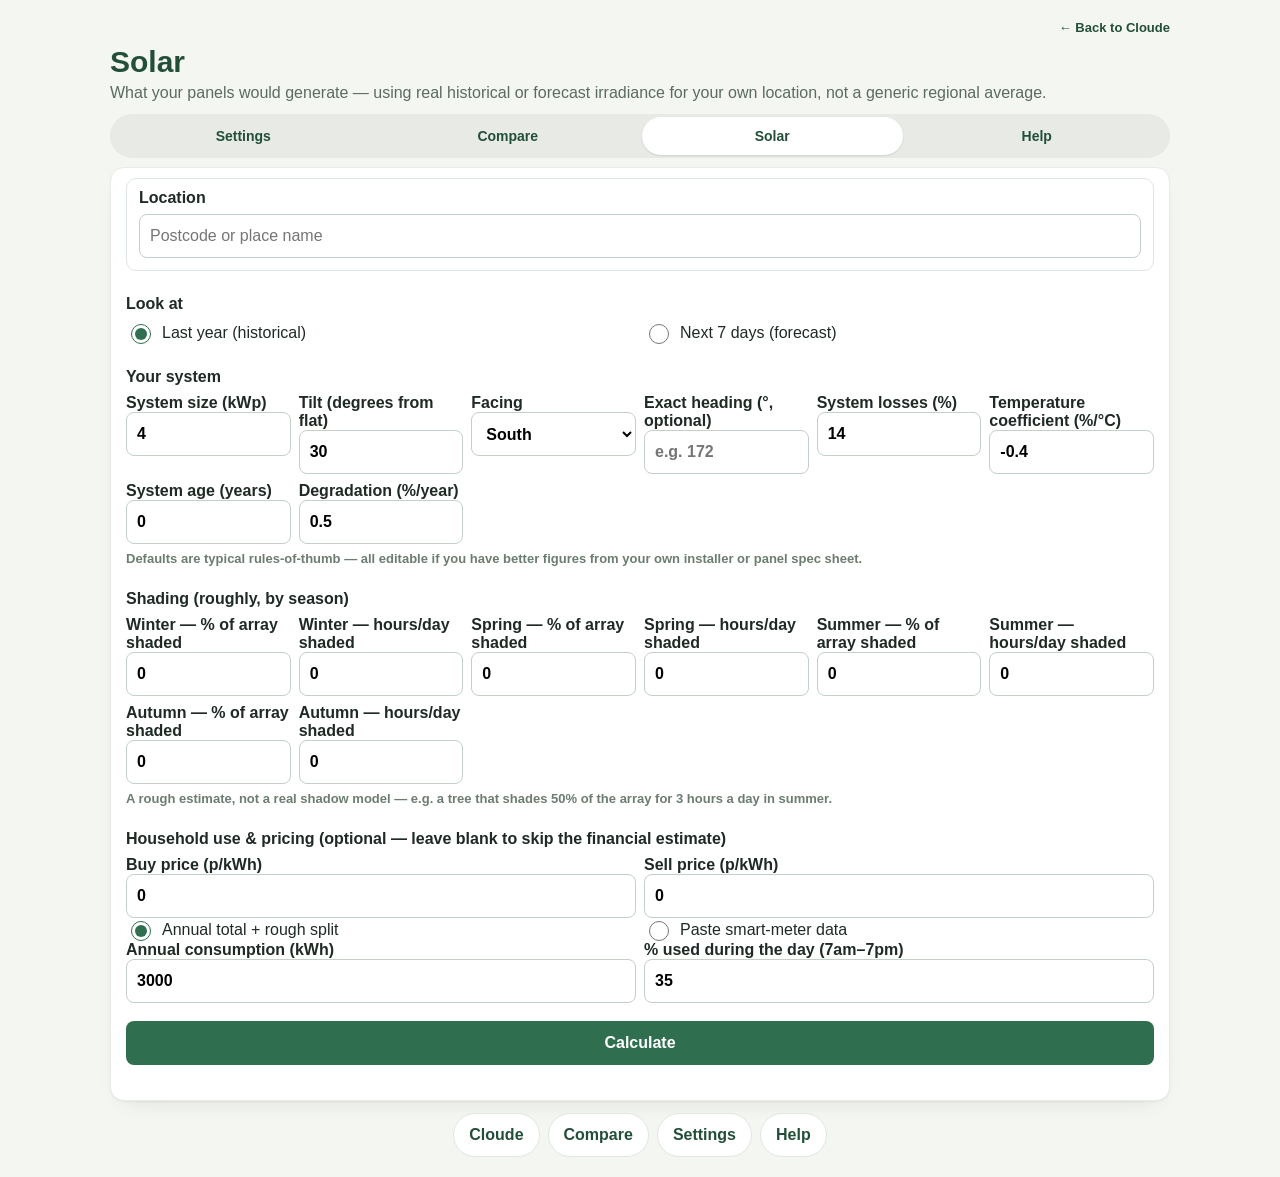
<file: solar.html>
<!DOCTYPE html>
<html lang="en">
<head>
<meta charset="UTF-8">
<meta name="viewport" content="width=device-width, initial-scale=1, viewport-fit=cover">
<title>Solar — Cloude</title>
<link rel="manifest" href="manifest.json">
<link rel="apple-touch-icon" href="apple-touch-icon.png">
<link rel="stylesheet" href="style.css">
</head>
<body>
<div class="app">
  <header>
    <p class="back-link"><a href="index.html">&larr; Back to Cloude</a></p>
    <h1>Solar</h1>
    <p>What your panels would generate — using real historical or forecast irradiance for your own location, not a generic regional average.</p>
  </header>

  <form class="controls" id="solarForm">
    <div class="condition-box">
      <label for="solarLocation">Location</label>
      <div class="location-row">
        <input type="text" id="solarLocation" placeholder="Postcode or place name" autocomplete="off">
      </div>
    </div>

    <fieldset>
      <legend>Look at</legend>
      <div class="checks">
        <label class="check"><input type="radio" name="solarMode" id="modeHistorical" checked> Last year (historical)</label>
        <label class="check"><input type="radio" name="solarMode" id="modeForecast"> Next 7 days (forecast)</label>
      </div>
    </fieldset>

    <fieldset>
      <legend>Your system</legend>
      <div class="checks">
        <label>System size (kWp)
          <input type="number" id="solarSystemKw" value="4" min="0.1" step="0.1">
        </label>
        <label>Tilt (degrees from flat)
          <input type="number" id="solarTilt" value="30" min="0" max="90" step="1">
        </label>
        <label>Facing
          <select id="solarOrientation">
            <option value="S" selected>South</option>
            <option value="SW">South-west</option>
            <option value="SE">South-east</option>
            <option value="W">West</option>
            <option value="E">East</option>
            <option value="NW">North-west</option>
            <option value="NE">North-east</option>
            <option value="N">North</option>
          </select>
        </label>
        <label>Exact heading (°, optional)
          <input type="number" id="solarAzimuthExact" min="0" max="359" step="1" placeholder="e.g. 172">
        </label>
        <label>System losses (%)
          <input type="number" id="solarSystemLoss" value="14" min="0" max="50" step="1">
        </label>
        <label>Temperature coefficient (%/°C)
          <input type="number" id="solarTempCoeff" value="-0.4" step="0.05">
        </label>
        <label>System age (years)
          <input type="number" id="solarSystemAge" value="0" min="0" step="1">
        </label>
        <label>Degradation (%/year)
          <input type="number" id="solarDegradation" value="0.5" min="0" step="0.05">
        </label>
      </div>
      <p class="note">Defaults are typical rules-of-thumb — all editable if you have better figures from your own installer or panel spec sheet.</p>
    </fieldset>

    <fieldset>
      <legend>Shading (roughly, by season)</legend>
      <div class="checks">
        <label>Winter — % of array shaded
          <input type="number" id="shade_winter_pct" value="0" min="0" max="100" step="5">
        </label>
        <label>Winter — hours/day shaded
          <input type="number" id="shade_winter_hours" value="0" min="0" max="16" step="0.5">
        </label>
        <label>Spring — % of array shaded
          <input type="number" id="shade_spring_pct" value="0" min="0" max="100" step="5">
        </label>
        <label>Spring — hours/day shaded
          <input type="number" id="shade_spring_hours" value="0" min="0" max="16" step="0.5">
        </label>
        <label>Summer — % of array shaded
          <input type="number" id="shade_summer_pct" value="0" min="0" max="100" step="5">
        </label>
        <label>Summer — hours/day shaded
          <input type="number" id="shade_summer_hours" value="0" min="0" max="16" step="0.5">
        </label>
        <label>Autumn — % of array shaded
          <input type="number" id="shade_autumn_pct" value="0" min="0" max="100" step="5">
        </label>
        <label>Autumn — hours/day shaded
          <input type="number" id="shade_autumn_hours" value="0" min="0" max="16" step="0.5">
        </label>
      </div>
      <p class="note">A rough estimate, not a real shadow model — e.g. a tree that shades 50% of the array for 3 hours a day in summer.</p>
    </fieldset>

    <fieldset>
      <legend>Household use &amp; pricing (optional — leave blank to skip the financial estimate)</legend>
      <div class="checks">
        <label>Buy price (p/kWh)
          <input type="number" id="solarBuyPrice" value="0" min="0" step="0.1">
        </label>
        <label>Sell price (p/kWh)
          <input type="number" id="solarSellPrice" value="0" min="0" step="0.1">
        </label>
      </div>
      <div class="checks">
        <label class="check"><input type="radio" name="consumptionMode" id="consumptionModeSimple" checked> Annual total + rough split</label>
        <label class="check"><input type="radio" name="consumptionMode" id="consumptionModeCsv"> Paste smart-meter data</label>
      </div>
      <div id="simpleConsumptionFields" class="checks">
        <label>Annual consumption (kWh)
          <input type="number" id="solarAnnualConsumption" value="3000" min="0" step="50">
        </label>
        <label>% used during the day (7am–7pm)
          <input type="number" id="solarDaytimePct" value="35" min="0" max="100" step="1">
        </label>
      </div>
      <div id="csvConsumptionFields" hidden>
        <label for="solarConsumptionCsv">Paste half-hourly or hourly readings (timestamp, kWh — one per line)</label>
        <textarea id="solarConsumptionCsv" class="backup-textarea" placeholder="2025-01-01T00:00,0.18&#10;2025-01-01T00:30,0.15&#10;…"></textarea>
        <p class="note">For a fair comparison against a historical lookup, use readings from the same calendar year (last year).</p>
      </div>
    </fieldset>

    <button type="submit">Calculate</button>
    <p class="note" id="solarStatus"></p>
  </form>

  <div class="comparison" id="solarResults" hidden></div>

  <nav class="bottom-nav">
    <a href="index.html">Cloude</a>
    <a href="compare.html">Compare</a>
    <a href="settings.html">Settings</a>
    <a href="help.html">Help</a>
  </nav>
</div>

<script src="app.js"></script>
<script src="solar.js"></script>
<script src="solar-ui.js"></script>
</body>
</html>
</file>
<file: style.css>
* {
  box-sizing: border-box;
}

:root {
  font-family: -apple-system, BlinkMacSystemFont, "Segoe UI", sans-serif;
  color: #1f2a24;
  background: #f4f6f1;
  --accent: #2f6f4f;
  --accent-dark: #234f39;
  --accent-light: #e4efe6;
  --accent-muted: #4c6a58;
  --headline-bg: #dcebe1;
  --amber: #b5651d;
  --amber-light: #fbeee0;
}

/* ---- Colour themes ----
   Mint (above) is the default with no data-theme attribute needed — kept
   as :root's own plain values rather than a sixth override block, so the
   most common case matches the fewest selectors. Each other theme
   overrides the same five variables the whole app already draws from
   (--accent/--accent-dark/--accent-light/--accent-muted/--headline-bg)
   plus the page background, so switching is a single attribute toggle on
   <html> (see applyTheme() in app.js) rather than needing per-component
   overrides. --accent-muted covers secondary text/UI (headline labels,
   the hour slider, graph readout time) that used to be hardcoded to
   Mint's own sage green regardless of theme — the actual cause of labels
   and the hour slider staying green-tinted under every other theme.
   Every --accent-dark/--accent-muted value here was picked to sit dark
   enough against its own --accent-light/--headline-bg for text contrast,
   the same way Mint's originals already did — not derived from a
   formula, just checked by eye against this app's actual light
   backgrounds. Neutral chrome (page borders, input borders, the grey
   body background tone) deliberately stays the same across every theme
   rather than being retinted too — keeping that neutral is what makes
   the accent colour still read as the accent, rather than every grey
   line in the app fighting for attention alongside it. */
:root[data-theme="gold"] {
  background: #faf6e6;
  --accent: #c9a227;
  --accent-dark: #6b5310;
  --accent-light: #f8edc4;
  --accent-muted: #8a6d1f;
  --headline-bg: #f3e3a0;
}

:root[data-theme="sand"] {
  background: #f8f4ee;
  --accent: #a97142;
  --accent-dark: #6e4a26;
  --accent-light: #f3e8d8;
  --accent-muted: #8a6a4a;
  --headline-bg: #ecdcc0;
}

:root[data-theme="red"] {
  background: #faf4f3;
  --accent: #b0463f;
  --accent-dark: #7a2c26;
  --accent-light: #f6e0de;
  --accent-muted: #9a5a53;
  --headline-bg: #f0d2cf;
}

:root[data-theme="blue"] {
  background: #f2f6fa;
  --accent: #3d6d95;
  --accent-dark: #254a66;
  --accent-light: #dfe9f2;
  --accent-muted: #55788f;
  --headline-bg: #cfe0ee;
}

:root[data-theme="teal"] {
  background: #eef7f6;
  --accent: #2b7a78;
  --accent-dark: #164e4c;
  --accent-light: #dbeceb;
  --accent-muted: #3f6f6d;
  --headline-bg: #bfe0de;
}

:root[data-theme="olive"] {
  background: #f6f7ec;
  --accent: #6f7a3a;
  --accent-dark: #454e1f;
  --accent-light: #eaedd6;
  --accent-muted: #6d7a4a;
  --headline-bg: #dde3b3;
}

body {
  margin: 0;
}

.app {
  max-width: 1100px;
  margin: 0 auto;
  padding: 20px;
}

/* Phone widths only. The desktop/iPad padding is left alone — the
   tightening exists to get the front page above the fold on a phone,
   which is not a problem the wider layouts have. Top is tighter still
   than the other three sides — see .title-bar below for why phones
   don't need the same top clearance iPad does. */
@media (max-width: 700px) {
  /* The top value carries env(safe-area-inset-top) because index.html
     now sets viewport-fit=cover. Without cover, iOS reserves the notch/
     status-bar strip itself and leaves it blank — that blank strip WAS
     the stubborn gap above "Cloude". With cover, the page is allowed to
     draw into that area and becomes responsible for keeping content
     clear of it, which is what the inset does.

     env() resolves to 0 anywhere there is no inset (older iOS, Android,
     desktop, and any browser tab that isn't running full-bleed).
     Was "6px + inset" — confirmed on a real notched phone as still more
     gap than wanted above "Cloude". 2px is just enough that text doesn't
     sit flush against the status bar; the inset itself already does the
     real clearance work. */
  .app { padding: calc(2px + env(safe-area-inset-top)) 12px 12px; }
}

/* Installed-PWA-on-a-phone only. The rule above is correct wherever
   env(safe-area-inset-top) actually reports a real inset — but in
   standalone mode iOS does not reliably expose one, and when it resolves
   to 0 the calc() collapses to a 2px top padding while viewport-fit=cover
   is still letting the page draw right up under the status bar. That
   combination is exactly the reported symptom: "Cloude", the settings
   icon and the place chip all sitting on top of the clock and the
   battery icon. Confirmed on-device after a full cache clear and
   relaunch, so it isn't a stale-cache artifact.

   max() keeps the correct value whenever iOS does report one (a notched
   phone reporting 47-59px still gets 47-59px, not this floor), and only
   supplies the floor when the inset is missing or too small to clear the
   status bar on its own. 44px is the standard iOS status-bar height in
   CSS pixels — enough to clear it on a notched device, and harmless on a
   non-notched one where the bar is shorter.

   Scoped to display-mode: standalone so a normal Safari tab, where the
   browser's own chrome already provides this clearance and env() behaves
   differently, is left completely untouched. */
@media (max-width: 700px) and (display-mode: standalone) {
  .app { padding-top: max(calc(2px + env(safe-area-inset-top)), 44px); }
}

header {
  /* Was 18px. The gap under the title was pure dead space on the front
     page — the single easiest saving, and it buys most of the map strip
     on its own. */
  margin-bottom: 9px;
}

h1 {
  margin: 0 0 5px;
  font-size: 30px;
  color: var(--accent-dark);
}

/* Map's title now lives inside .title-bar alongside the settings icon
   and "Back to Cloude" (see map.html) — .title-bar h1 already centres
   it, so this class carries no rule of its own any more. Kept as a
   hook (rather than deleted from the markup) in case this page's title
   ever needs page-specific styling again without touching the shared
   .title-bar h1 rule every other page's title also relies on. */
.map-page-title {
}

/* Overrides the standalone .back-link block (used at the top of
   compare/settings/help/solar, right-aligned above its own separate
   title) for map.html specifically, where the same link now sits
   inside .title-bar-right on the same line as the icon and title
   instead — no bottom margin to preserve, no right-align of its own
   needed since .title-bar-right already handles that. */
.back-link-inline {
  margin: 0;
  white-space: nowrap;
}

/* Home and Go-to now live in the control row below (.map-controls),
   not a separate header row — that briefly existed, mirroring the
   front page's own title-bar, but only made sense while it was
   sharing space with "Add to forecast"'s own button. Once that button
   merged into "Forecast for here" (see map.js), the control row had
   enough room for these two anyway, and one row of controls beat
   splitting them across two for no reason. */
.map-icon-button {
  display: inline-flex;
  align-items: center;
  justify-content: center;
  /* Was 36px — the zoom buttons next to these are 44px, and side by
     side that was a real, visible size mismatch (confirmed on a real
     device), not just a difference in icon style. Matched exactly now. */
  width: 44px;
  height: 44px;
  border-radius: 50%;
  border: 1px solid #dfe7e1;
  background: white;
  color: var(--accent-dark);
  touch-action: manipulation;
  /* Without this, a tight row (now five controls, not four) could
     shrink these below their set size under flex's default shrink
     behaviour — the same underlying class of issue the SVG-inside-
     the-button fix just below this deals with, but for the button's
     own box rather than its icon. A squashed-oval button would be a
     smaller, subtler version of that same bug. */
  flex-shrink: 0;
}

/* Without this, the icon rendered as a sliver a couple of pixels wide
   instead of the intended shape — confirmed on a real device (one
   icon showed as a solid over-filled blob, the other as barely a dot)
   and reproduced in a plain screenshot. Browsers don't reliably treat
   an inline <svg> as a "replaced element" the way an <img> is for flex
   sizing purposes, so as a flex item it can shrink well below its own
   width/height attributes even with plenty of room in the button —
   flex-shrink: 0 stops that outright, and the explicit width/height
   here in real CSS (rather than relying on the SVG's own HTML
   attributes, which is what this looked like it should already do)
   removes any ambiguity about what size "not shrunk" actually means. */
.map-icon-button svg {
  flex-shrink: 0;
  /* Was 16px, matched to the old 36px button. Bumped alongside that
     size change so the icon keeps roughly the same proportion of the
     circle it sits in — the zoom buttons' own +/- glyphs are large
     relative to their circle, and a small icon left behind in a
     bigger button would have read as timid by comparison rather than
     actually matching. */
  width: 20px;
  height: 20px;
}

.map-icon-button:disabled {
  opacity: 0.4;
}

/* Anchored under the Go-to button, right-aligned the same way the front
   page's own .place-menu hangs under its chip. Absolutely positioned
   against .map-controls (position: relative on that row) rather than
   the button itself, so it lines up with the right edge of the whole
   control row. */
.map-goto-menu {
  position: absolute;
  top: calc(100% + 6px);
  right: 0;
  z-index: 5;
  background: white;
  border: 1px solid #dfe7e1;
  border-radius: 10px;
  box-shadow: 0 4px 14px rgba(31, 42, 36, .18);
  padding: 6px;
  min-width: 180px;
  max-width: 260px;
}

.map-goto-item {
  display: block;
  width: 100%;
  text-align: left;
  padding: 10px 12px;
  border-radius: 8px;
  border: 0;
  background: none;
  font: inherit;
  font-weight: 600;
  color: var(--accent-dark);
}

.map-goto-item:hover {
  background: #f2f6f2;
}

.map-goto-empty {
  margin: 0;
  padding: 10px 12px;
  font-size: 13px;
  color: var(--accent-muted);
  max-width: 220px;
}

/* A small centred prompt, not a full page takeover — this is one
   short yes/no question, not content worth the weight of the app's
   .sheet pattern (which map.html doesn't even have the markup for).
   Fixed positioning rather than anchored to a button, unlike
   .map-goto-menu above: a confirmation is about the ACTION just taken
   ("Forecast for here"), not about a specific control on screen, so
   centring on the viewport reads better than hanging off one button
   among five. */
.map-confirm-backdrop {
  position: fixed;
  inset: 0;
  background: rgba(31, 42, 36, .35);
  z-index: 10;
}

.map-confirm {
  position: fixed;
  left: 50%;
  top: 50%;
  transform: translate(-50%, -50%);
  z-index: 11;
  background: white;
  border-radius: 14px;
  padding: 20px;
  width: min(300px, calc(100vw - 48px));
  box-shadow: 0 8px 28px rgba(31, 42, 36, .28);
  text-align: center;
}

.map-confirm p {
  margin: 0 0 16px;
  font-size: 15px;
  font-weight: 600;
  color: var(--accent-dark);
}

.map-confirm-actions {
  display: flex;
  gap: 10px;
}

.map-confirm-actions button {
  flex: 1 1 0;
  min-height: 44px;
  border-radius: 999px;
  border: 0;
  font-weight: 600;
  font-size: 15px;
}

/* Plain, not accent-coloured — this is the "skip this extra step"
   option, not a destructive or negative one (adopting the forecast
   happens regardless of this choice), so it doesn't need warning
   styling, just less visual weight than Yes. */
.map-confirm-no {
  background: #eef2ef;
  color: var(--accent-dark);
}

.map-confirm-yes {
  background: var(--accent-dark);
  color: white;
}

header p {
  margin: 0;
  color: #5b6b60;
}

.controls,
.comparison {
  background: white;
  border-radius: 14px;
  /* Was 15px all round. Tightened on this card specifically (see
     .rollback-title below too) — the slider's own 44px touch target is
     NOT part of this reduction and stays exactly as it is; that was a
     real accessibility fix for a genuine "hard to grab" complaint, not
     decoration to trim back. */
  padding: 10px 15px;
  margin-bottom: 12px;
  box-shadow: 0 1px 2px rgba(31, 42, 36, .05), 0 10px 24px -16px rgba(31, 42, 36, .18);
  border: 1px solid #e7ede6;
}

/* Scoped to the front page's own Date card, not .controls generally —
   Compare and Settings reuse the same class for unrelated fieldsets/
   sections that were never part of the "still have to scroll past the
   Date slider" complaint, and tightening their padding too was never
   asked for. .app-home only wraps index.html's <main>, so this can't
   leak onto those other pages. */
.app-home .controls {
  padding: 7px 15px;
}

/* Front page only — .app stays plain block flow on every other page,
   since flex items stop collapsing margins with each other and this
   session's whole spacing pass (12px card rhythm, the 2px dot-row
   tightening above) was tuned assuming normal block layout. Scoped to
   .app-home specifically rather than changing .app itself so nothing
   about Compare/Settings/Solar/Help/Map's own layouts is touched.
   min-height ensures the map strip has real leftover space to grow
   into on a short page, rather than this only mattering on a page tall
   enough to already be scrolling. */
.app-home {
  display: flex;
  flex-direction: column;
  min-height: 100svh;
  /* min-height alone is a FLOOR, never a ceiling — so when the page's
     natural content (header + headline card with every cell switched on
     + tide/fishing + the date bar) added up to more than one screen,
     this container simply grew past 100svh and the page scrolled. Flex
     shrinking never engaged at all: flex-shrink only redistributes
     space when children are being squeezed INTO a constrained
     container, and there was no constraint to squeeze against. That is
     why .map-strip's `flex: 1 1 auto` looked like it worked in one
     direction only — it grew into spare space correctly (few cells
     enabled), but refused to give space back (many cells enabled),
     which reads on-device as "the strip won't shrink to fit everything
     on screen".
     max-height supplies the missing ceiling. Now the two together pin
     this to exactly one screen, children other than the strip hold
     their natural size (see the flex: 0 0 auto rule below), and the
     strip absorbs the difference in BOTH directions, down to its own
     min-height floor. If the rest of the page genuinely can't fit even
     with the strip at its floor, the page scrolls as before — this
     only removes the case where it scrolled while the strip sat there
     keeping space it was supposed to be able to give up. */
  max-height: 100svh;
}

/* Flex items default to flex-shrink:1 — without this, EVERY direct
   child of .app-home (the header, the headline card, tide/fishing, all
   of it) would be able to shrink under pressure, not just the map
   strip. This keeps everything else at its natural size regardless of
   available space; only .map-strip's own flex:1 1 auto (below) is
   meant to grow or shrink. */
.app-home > *:not(.map-strip) {
  flex: 0 0 auto;
}

/* A static preview, same card language as .headline below it (rounded
   corners, the same shadow) so it reads as part of the same page
   rather than a bolted-on widget — but shorter and a plain link rather
   than a card full of controls, since tapping it is the only thing it
   does. Grows to fill whatever vertical space the rest of the page
   ISN'T using (see .app-home above) — turning off Tide/Fishing or a
   few headline cells in Settings used to just leave that freed space
   empty at the bottom of the screen; now the map takes it instead of
   staying a fixed size regardless of what's around it. min-height is a
   floor, not a fixed size, for when the rest of the page already fills
   the screen on its own. */
.map-strip {
  /* Needed for the bottom-right time pill (map-strip.js reuses
     .map-scale wholesale — see that file), which is positioned
     absolute against this element. Doesn't affect anything else here:
     this element was already the sole flex container between the
     canvas and the page, just never previously needed a positioning
     context of its own. */
  position: relative;
  /* Was display: block. A percentage height on a normal-flow child
     (the canvas's own height:100% below) needs its parent to have a
     height CSS itself established as definite — a flex-grown height
     like this element's own 1 1 auto doesn't reliably count for that,
     even though the computed pixel height is completely real. That
     mismatch was confirmed directly: a real device showed this card
     visibly taller than the map drawn inside it whenever Tide/Fishing
     or a headline cell was switched off (freeing space this element
     grows into), and measuring both elements at once showed the
     canvas rendering shorter than its own parent despite an
     already-working ResizeObserver correctly re-measuring it — the
     observer was never the problem; the CSS relationship it was
     re-measuring against was. Making this element a flex container
     itself sidesteps the whole percentage-height mechanism: the canvas
     below gets its size from flex distribution (flex: 1 1 auto)
     instead, which doesn't have this limitation. */
  display: flex;
  flex: 1 1 auto;
  /* Was 130px. With .app-home now supplying a real ceiling (see its
     max-height note above) this floor is reachable for the first time,
     and on a smaller phone with every headline cell plus tide, fishing
     and the date bar enabled, 130px was still too tall a floor to let
     all of it fit. 96px is about the least that keeps the strip
     recognisable as a map (coastline plus a place label or two) rather
     than a decorative sliver — below that it stops earning its space. */
  min-height: 96px;
  border-radius: 14px;
  overflow: hidden;
  margin-bottom: 12px;
  box-shadow: 0 2px 4px rgba(31, 42, 36, .07), 0 14px 30px -16px rgba(31, 42, 36, .24);
  /* Swipe-to-switch-saved-place (see app.js) has no interactive drag
     control anywhere inside this element, unlike .headline just below —
     safe to restrict horizontal gestures to the pointer handling
     entirely, same as tide/fishing's own swipeable wrapper. */
  touch-action: pan-y;
}

#mapStripCanvas {
  display: block;
  width: 100%;
  /* Was height: 100% — see .map-strip's own note above for why that
     didn't reliably work. flex-grow here instead of a percentage. */
  flex: 1 1 auto;
  /* Flex items default to min-height: auto (their content's own
     size), not 0 — for most elements that rarely matters, but this
     removes any ambiguity about it being allowed to shrink to fully
     match whatever the flex algorithm decides rather than some
     content-derived floor. Was written against a <canvas> — an <svg>
     has the exact same default-min-height quirk as a flex item, so
     this line carries over unchanged; see map-strip.js's own file-level
     comment for why the element itself changed from canvas to svg. */
  min-height: 0;
}

.headline {
  background: var(--headline-bg);
  border-radius: 14px;
  /* Vertical padding tightened from 14px to 11px (horizontal untouched)
     as part of reclaiming a few more pixels on the front page — this
     card's own padding was adding to the same "still have to scroll to
     see the bottom of the Date slider" gap as the .hour-slider and
     .rollback-title trims below. */
  padding: 11px 15px;
  margin-bottom: 12px;
  box-shadow: 0 2px 4px rgba(31, 42, 36, .07), 0 14px 30px -16px rgba(31, 42, 36, .24);
}

.headline-grid {
  display: grid;
  grid-template-columns: 1fr 1fr;
  /* Row gap was 10px, same as the column gap's near-neighbour 16px was
     doing double duty as both "space between two side-by-side figures"
     and "space between one row and the next" — two different jobs that
     don't need the same amount. Tightened the row gap on its own,
     column gap untouched (that's genuine breathing room between two
     numbers, not slack). */
  gap: 7px 16px;
  /* Deliberately on THIS element, not .headline itself — .headline also
     contains #hourSlider, a native range input that needs its own
     unrestricted horizontal drag, and touch-action cascades down to
     descendants (a child can only narrow an ancestor's value further,
     never widen it back out). .headline-grid is a SIBLING of
     .hour-slider, not an ancestor of it, so restricting horizontal
     gestures here for the swipe-to-switch-place handling (see app.js)
     can't reach the slider at all. */
  touch-action: pan-y;
}

.headline-loading {
  grid-column: 1 / -1;
  margin: 8px 0;
  color: var(--accent-dark);
  font-size: 14px;
  font-style: italic;
}

.headline-cell {
  display: flex;
  flex-direction: column;
  text-align: left;
  background: none;
  border: 0;
  font: inherit;
  color: inherit;
  padding: 6px;
  margin: -6px;
  border-radius: 10px;
  cursor: pointer;
  -webkit-tap-highlight-color: transparent;
  transition: background-color .15s ease;
}

/* A single full-width row rather than one of the 2-column headline
   cells — tide doesn't fit that grid (it's one continuous reading, not
   a per-condition figure), so it sits underneath the grid instead,
   spanning the whole card. Shares the tap/hover feel of a headline
   cell (rounded, subtle hover) since it opens the same kind of sheet. */
/* The pair. Tide and fishing sit side by side because they always share
   a location (swiping tide re-renders fishing for the same place), so
   showing them as one row of two reads as one subject rather than two
   identical-looking bars.

   Both children are flex: 1 1 auto, so the row fills edge to edge with a
   single gap and any spare width is SHARED rather than pooling in one
   card. That matters: an earlier version gave all the slack to tide,
   which then spread its figures to its own edges and manufactured a
   large blank in the middle while fishing's place name was truncating.

   If only one of the two is enabled in Settings, the other is display:
   none (via the hidden attribute) and the survivor takes the full width
   with no rule change needed. */
.tide-fishing-pair {
  display: flex;
  align-items: stretch;
  gap: 12px;
  /* Was 2px — tuned tight specifically against the place-dots row that
     used to sit directly beneath this (see the removed #tideDots rule).
     Now that swiping the pair itself replaces the dots entirely (see
     tide-ui.js), this is back to an ordinary gap before the next
     section, matching the 12px already used between the two cards
     inside it. */
  margin-bottom: 12px;
  /* The pair itself is now the swipe target (see tide-ui.js) rather
     than just the tide card alone — pan-y here, for the same reason it
     used to sit on .tide-row-swipeable: lets an up/down scroll pass
     through untouched while a horizontal swipe is read by the pointer
     handlers instead of being eaten by the browser's own gesture
     handling. */
  touch-action: pan-y;
}

.tide-card {
  background: #e3f0f8;
  border-radius: 14px;
  padding: 10px 12px;
  box-shadow: 0 1px 3px rgba(31, 42, 36, .10), 0 12px 26px -14px rgba(31, 42, 36, .30);
  border: 1px solid rgba(31, 42, 36, .09);
}

.tide-fishing-pair > .tide-card,
.tide-fishing-pair > .fishing-card {
  flex: 1 1 auto;
  min-width: 0;
  margin-bottom: 0;
}
.tide-card[data-color="teal"] { background: #dcefec; }
.tide-card[data-color="mint"] { background: #e1f0e4; }
.tide-card[data-color="sand"] { background: #f5ead9; }
.tide-card[data-color="lavender"] { background: #eae6f5; }
.tide-card[data-color="white"] { background: #ffffff; }

.fishing-card {
  background: #eef6ea;
  border-radius: 14px;
  padding: 10px 12px;
  box-shadow: 0 1px 3px rgba(31, 42, 36, .10), 0 12px 26px -14px rgba(31, 42, 36, .30);
  border: 1px solid rgba(31, 42, 36, .09);
  /* Needed so .fishing-refresh-button's absolute positioning below is
     relative to this card, not whatever other positioned ancestor
     happens to be nearest. */
  position: relative;
}
.fishing-card[data-color="blue"] { background: #e3f0f8; }
.fishing-card[data-color="teal"] { background: #dcefec; }
.fishing-card[data-color="sand"] { background: #f5ead9; }
.fishing-card[data-color="lavender"] { background: #eae6f5; }
.fishing-card[data-color="white"] { background: #ffffff; }

/* fishingRow itself is a <button> filling the rest of the card (tap
   anywhere on it to open the sheet) — a nested <button> for refresh
   inside it isn't valid HTML (a button can't contain another
   interactive control), so this sits as a sibling instead, positioned
   on top of fishingRow's own corner so a tap there reaches this button
   first rather than passing through to the row underneath it. */
.fishing-refresh-button {
  position: absolute;
  top: 8px;
  right: 8px;
  z-index: 1;
}

.fishing-row-value {
  display: flex;
  gap: 8px;
  flex-wrap: wrap;
}

.fishing-band {
  display: inline-flex;
  align-items: center;
  padding: 3px 10px;
  border-radius: 999px;
  font-size: 13px;
  font-weight: 700;
  white-space: nowrap;
}
.fishing-band-poor { background: #f6dad4; color: #9c3b2c; }
.fishing-band-fair { background: #faedc7; color: #8a6d1f; }
.fishing-band-good { background: #dcefe0; color: #2f6f4f; }
.fishing-band-excellent { background: #cdeadb; color: #1f5c3d; }

.fishing-factor-group {
  margin-top: 10px;
}
.fishing-factor-group:first-child {
  margin-top: 0;
}
.fishing-group-label {
  display: block;
  color: #6b7d70;
  font-size: 11px;
  text-transform: uppercase;
  letter-spacing: 0.04em;
  margin-bottom: 4px;
}
.fishing-factor-row {
  display: flex;
  justify-content: space-between;
  gap: 10px;
  font-size: 14px;
  color: var(--accent-dark);
  padding: 3px 0;
}
.fishing-factor-row.fishing-factor-folklore {
  color: var(--accent-muted);
}

/* Was a single wrapping row of label + value. Now a two-line stack: a
   header line (title left, place name right) above the figures, so both
   lines run edge to edge and the card reads as a small panel rather than
   a bar. */
.tide-row {
  display: flex;
  flex-direction: column;
  align-items: stretch;
  gap: 6px;
  width: 100%;
  padding: 2px;
  border: 0;
  background: none;
  border-radius: 8px;
  font: inherit;
  color: inherit;
  text-align: left;
  cursor: pointer;
  -webkit-tap-highlight-color: transparent;
  transition: background-color .15s ease;
}

/* tideRow and fishingRow both used to leave touch-action at its
   unrestricted default, with only tideRow doing its own pointer-
   capture swipe detection — see the comment that used to sit here.
   Swipe detection has since moved up to the whole .tide-fishing-pair
   wrapper (see tide-ui.js), which is where touch-action: pan-y now
   lives instead; neither row needs its own restriction any more, and
   both go back to the plain native click handling every other
   headline cell already uses. */

.tide-row:hover,
.tide-row:active {
  background: var(--accent-light);
}

/* Kept for the Loading / Not available states, which are still a single
   plain line rather than the two-line layout below. */
.tide-row-label {
  color: var(--accent-muted);
  font-size: 12px;
  font-weight: 600;
  text-transform: uppercase;
  letter-spacing: 0.04em;
  white-space: normal;
}

.tide-row-head {
  display: flex;
  align-items: baseline;
  justify-content: space-between;
  gap: 8px;
}

.tide-row-title {
  color: var(--accent-muted);
  font-size: 12px;
  font-weight: 600;
  text-transform: uppercase;
  letter-spacing: 0.04em;
  white-space: nowrap;
}

/* Deliberately small. The place name is confirmation, not
   identification — the card colour already says which card you are
   looking at — and at half width it is the widest thing competing with
   the tide figures. Shrinking it here is what buys the figures their
   size back. This font-size is the lever if the balance looks wrong.

   It ellipsises rather than wrapping, and because it is the only
   shrinkable thing in the row, the figures are the last to give way. */
.tide-row-place {
  color: var(--accent-muted);
  font-size: 10.5px;
  font-weight: 600;
  white-space: nowrap;
  overflow: hidden;
  text-overflow: ellipsis;
  min-width: 0;
}

.tide-row-value {
  color: var(--accent-dark);
  font-size: 14px;
}

.tide-row-events {
  display: flex;
  justify-content: space-between;
  align-items: baseline;
  gap: 10px;
  flex-wrap: nowrap;
}

.tide-event {
  display: inline-flex;
  align-items: baseline;
  gap: 5px;
  font-size: 15px;
  font-weight: 700;
  color: var(--accent-dark);
  font-variant-numeric: tabular-nums;
  white-space: nowrap;
}

/* The front-page row no longer prints heights (see tide-ui.js) — they
   overflowed the card at half width and are one tap away in the sheet.
   This rule stays because the sheet still renders heights inside a
   .tide-event, and it is the only thing sizing them there. */
.tide-event small {
  font-size: 14px;
  font-weight: 600;
  color: var(--accent-dark);
}

.tide-event-type {
  display: inline-flex;
  align-items: center;
  justify-content: center;
  width: 16px;
  height: 16px;
  border-radius: 4px;
  background: var(--accent-light);
  color: var(--accent-dark);
  font-size: 10px;
  font-weight: 800;
}

.headline-cell:hover,
.headline-cell:active {
  background: rgba(255, 255, 255, .5);
}

/* Frost risk — a plain colour tint, deliberately no icon or text (see
   frostRiskTonight): a quiet visual cue rather than another warning to
   get fatigued by. */
.headline-cell-frost {
  background: #e3f0fa;
}

.headline-cell-frost:hover,
.headline-cell-frost:active {
  background: #d3e6f5;
}

.headline-label {
  color: var(--accent-muted);
  font-size: 12px;
  font-weight: 600;
  text-transform: uppercase;
  letter-spacing: 0.04em;
  display: flex;
  align-items: center;
  gap: 4px;
}

.headline-label::after {
  content: "";
  width: 5px;
  height: 5px;
  border-right: 2px solid var(--accent-muted);
  border-bottom: 2px solid var(--accent-muted);
  transform: rotate(-45deg);
  margin-top: -2px;
}

.headline-value-row {
  display: flex;
  align-items: center;
  flex-wrap: wrap; /* if the arrow+compass genuinely can't fit alongside
                       the value even after the fixes below, they drop to
                       their own line rather than the value's own number
                       ever splitting mid-way through — see .headline-value
                       white-space below */
  gap: 6px;
  min-height: 28px; /* matches .headline-value's own line height, so the
                        row's height never depends on whether the wind
                        arrow happens to be present */
}

.headline-value {
  display: inline-flex;
  align-items: center;
  min-height: 28px;
  color: var(--accent-dark);
  /* 28px -> 22px. This is the change most likely to read as cheapening
     rather than refining, since the bolder headline figure was a
     deliberate outcome of the polish pass. If it looks thin in use,
     24px is the halfway step — this one line is the whole lever. */
  font-size: 22px;
  font-weight: 800;
  letter-spacing: -0.01em;
  line-height: 1.2;
  font-variant-numeric: tabular-nums;
  white-space: nowrap; /* a two-part value like "19/32" must never break
                           between the two numbers — if there's no room,
                           the row above wraps the arrow instead */
}

/* "Collecting data" while a real-but-brand-new condition (currently
   just Sunshine — see sunshineHeadlineStillCollecting in app.js)
   hasn't earned enough real history to show yet. Overrides most of
   .headline-value above rather than adding a whole separate element:
   this text is several times longer than any genuine value this cell
   ever holds ("19/32", "25 / 14"), so the bold 22px/nowrap treatment
   built for a short number would either overflow the cell or force the
   grid wider — muted, smaller, and allowed to wrap instead, since this
   is a status message, not a data point worth the same visual weight. */
.headline-value-collecting {
  font-size: 13px;
  font-weight: 600;
  color: var(--accent-muted);
  white-space: normal;
  line-height: 1.3;
}

.headline-date {
  margin: 0 0 12px;
  color: var(--accent-dark);
  font-weight: 700;
  font-size: 14px;
  /* A two-part row — the date/window text on the left (unchanged from
     before), the current place name pinned to the right (see app.js's
     currentPlaceLabel(), shared with the header's own place chip so the
     two can never show a different name for the same place).
     align-items was `baseline`, which lines up text nicely but drags a
     circular icon button noticeably off-centre against that text (a
     circle has no baseline to align to, so it was landing low/lopsided
     next to "Today and Tomorrow"). `center` keeps the two text spans
     reading correctly next to each other (they're both plain text, so
     baseline and center look identical there) while actually centring
     the refresh button vertically in the row. */
  display: flex;
  align-items: center;
  gap: 10px;
}

#headlineDateText {
  /* Never shrinks or truncates — it's always one of a handful of short,
     known strings ("Today", "Today and Tomorrow", a formatted date),
     unlike the place name beside it which can be arbitrarily long. */
  flex: 0 0 auto;
}

.headline-date-place {
  font-weight: 600;
  color: var(--accent-muted);
  /* The place name is the one that gives way under a long name + a
     narrow phone — ellipsis rather than wrapping onto a second line or
     squeezing the date text on the other side. */
  overflow: hidden;
  text-overflow: ellipsis;
  white-space: nowrap;
  min-width: 0;
  flex: 0 1 auto;
}

/* Shared "small circular icon button" treatment — same solid accent
   fill + white icon as .hour-play-icon, reused here rather than
   duplicated, so weather's and fishing's refresh buttons and the Play
   button can never visually drift apart. var(--accent) rather than any
   fixed colour deliberately: every theme's own accent is already dark
   enough to read clearly against that theme's own pale card
   backgrounds (confirmed against the Gold theme specifically, which is
   the one case worth checking — its accent is a muted dark gold that
   still reads as a distinct filled circle on the paler cream card, not
   a fixed "gold" that would have blended into a gold-toned card). */
.card-refresh-button {
  display: inline-flex;
  align-items: center;
  justify-content: center;
  /* Was 20px with no overflow:hidden and no explicit svg size — the
     inner <svg> has no intrinsic width/height of its own (only a
     viewBox), so without a CSS size to constrain it, browsers fall
     back to wildly inconsistent sizing and the refresh-arrow shape
     gets lost entirely, reading as a plain filled dot. Sized up
     slightly to a friendlier tap target and given overflow:hidden so
     the icon (now explicitly sized below, and via width/height
     attributes on the svg itself) is guaranteed to actually sit inside
     the circle rather than relying on the browser to guess right. */
  width: 24px;
  height: 24px;
  overflow: hidden;
  flex-shrink: 0;
  /* Same min-height/padding override .hour-play-icon needs — see that
     rule's own comment for why the global button reset otherwise wins. */
  min-height: 0;
  padding: 0;
  border-radius: 50%;
  border: 0;
  background: var(--accent);
  color: white;
  touch-action: manipulation;
}

.card-refresh-button svg {
  /* Explicit size, backed up by the same width/height attributes on
     the svg tags in index.html — belt and braces so the arrow reads
     clearly at a glance instead of shrinking to an indistinct blob. */
  width: 14px;
  height: 14px;
  flex-shrink: 0;
}

.card-refresh-button:disabled {
  opacity: 0.5;
}

#headlineRefreshButton {
  /* Pushes itself AND the place name after it (which no longer carries
     its own margin-left: auto — see that rule above) to the right edge
     together, so the icon sits immediately before the place name
     rather than at a fixed distance from the date text on the left. */
  margin-left: auto;
}

.headline-cell-dimmed .headline-value,
.headline-cell-dimmed .headline-label {
  opacity: 0.5;
}

/* The moon icon is a real SVG now (see moonPhaseSvg), not the old emoji
   character this rule was originally written for — font-size no longer
   does anything to it directly. Kept only to fix its size explicitly
   rather than leaving it to whatever the SVG markup happens to specify,
   since .headline-value is now a flex container that centers it either
   way (see above) — this is what actually stops the moon/number/dash
   swap from changing the cell's height and visibly shifting the layout.
   */
.headline-moon svg {
  display: block;
  width: 28px;
  height: 28px;
}

/* Same fixed sizing as .headline-moon above, same reasoning — the sky
   icon (see sheetCloudIcon in app.js, appended here via the headline
   cell's own "cloud" branch) is a real SVG with its own internal
   viewBox, not text, so this is what actually keeps the cell's height
   stable as it swaps against a plain number or the moon on other
   cells/hours. */
.headline-cloud-icon svg {
  display: block;
  width: 28px;
  height: 28px;
}

.wind-arrow {
  display: inline-flex;
  align-items: center;
  justify-content: center;
  width: 28px;
  height: 28px;
  color: var(--accent-dark);
  transform-origin: 50% 50%;
}

.wind-arrow svg {
  display: block;
}

.headline-gust {
  display: block;
  margin-top: 2px;
  color: var(--accent-muted);
  font-size: 11px;
  font-weight: 600;
}

.pressure-arrow {
  display: inline-flex;
  align-items: center;
  justify-content: center;
  width: 20px;
  height: 20px;
  color: var(--accent-dark);
}

.pressure-arrow svg {
  display: block;
}

.hour-slider {
  /* Was margin-top 8px, padding-top 12px. Further tightened as part of
     reclaiming a few more pixels of front-page height — the actual
     44px range-input touch target below is deliberately NOT part of
     this (see the note by .controls/.comparison above: that height is
     a real accessibility fix, not decoration), only the breathing room
     above the border and the track itself. */
  margin-top: 4px;
  padding-top: 7px;
  /* Was 1px — reported as too faint to register as a real divider
     between the headline grid (Dew Point being its last cell) and the
     Today/Hour slider below it. 2px keeps the same colour, just bolder.
     Padding-top left alone rather than trimmed to compensate, so the
     thicker line doesn't eat into the breathing room above the slider
     track that was deliberately tightened already (see the note just
     above this rule). */
  border-top: 2px solid rgba(76, 106, 88, 0.25);
}

.hour-slider-title {
  display: flex;
  align-items: center;
  justify-content: space-between;
  font-size: 12px;
  font-weight: 600;
  color: var(--accent-muted);
  /* Was 4px — trimmed alongside .hour-slider's own padding above. */
  margin-bottom: 2px;
}

/* Sits in the middle of the existing "Today" / time-readout row rather
   than on a row of its own — deliberately small to fit that row without
   growing its height, which is a real trade-off worth stating plainly:
   at 20px this is below Apple's own recommended 44px tap target. A
   full-size target would have meant either a taller row (reintroducing
   height this exact card was trimmed of earlier) or its own dedicated
   row (the thing this was explicitly asked to avoid) — 20px inside the
   existing row was the compromise that kept both. */
.hour-play-icon {
  display: inline-flex;
  align-items: center;
  justify-content: center;
  width: 20px;
  height: 20px;
  flex-shrink: 0;
  /* Every <button> on the page gets a global reset (min-height: 44px,
     padding: 0 16px, background: var(--accent) — see the plain
     "button {}" rule) sized for real full-width buttons elsewhere in
     the app. Confirmed on-device via a genuine measurement, not
     assumed: this button's OWN rule set width/height but never
     explicitly overrode min-height or padding, so those two kept
     coming from the global rule regardless — min-height alone was
     forcing the whole row to 44px tall, silently undoing the entire
     point of fitting this into the existing row without growing it.
     Both need overriding here explicitly; redeclaring width/height
     alone doesn't touch a separate min-height/padding declaration. */
  min-height: 0;
  padding: 0;
  border-radius: 50%;
  border: 0;
  /* Was a pale rgba(76,106,88,0.15) wash with a muted icon colour —
     easy to miss next to the plain text either side of it, especially
     at 20px. A solid accent fill (the same colour every other button
     in the app already uses) with a white icon on top reads as an
     actual button rather than a faint decoration, at the same size.
     Now shared by the map page's own Play button too (see map.html),
     so this one change covers both. */
  background: var(--accent);
  color: white;
  touch-action: manipulation;
}

/* Same fix as the map page's header icons (.map-icon-button svg) —
   without this, an inline <svg> as a flex item can shrink below its
   own width/height attributes even with room to spare, since browsers
   don't reliably treat it as a "replaced element" for flex sizing.
   Applied here up front rather than waiting to rediscover the same bug
   a second time. */
.hour-play-icon svg {
  flex-shrink: 0;
}

input[type="range"] {
  -webkit-appearance: none;
  appearance: none;
  width: 100%;
  /* Was 32px. The visible track is still thin, but the wider hit area
     was still landing short of a reliable drag target on iPad — see
     the enlarged thumb below, which is what actually grows the tappable
     region, this just gives it room to sit centred. */
  height: 44px;
  background: transparent;
  touch-action: none;
}

input[type="range"]::-webkit-slider-runnable-track {
  height: 4px;
  background: linear-gradient(to right, var(--accent) 0%, var(--accent) var(--fill, 50%), #d3ddd6 var(--fill, 50%), #d3ddd6 100%);
  border-radius: 2px;
}

input[type="range"]::-webkit-slider-thumb {
  -webkit-appearance: none;
  /* Was 20px. Apple's own minimum recommended touch target is 44px;
     this doesn't go quite that far (it would visually dwarf the thin
     track) but it's a meaningful step up from a target people were
     visibly missing. */
  width: 26px;
  height: 26px;
  margin-top: -11px;
  border-radius: 50%;
  background: white;
  border: 2px solid var(--accent);
  box-shadow: 0 1px 3px rgba(31, 42, 36, .3);
  transition: transform .1s ease;
}

input[type="range"]:active::-webkit-slider-thumb {
  transform: scale(1.15);
}

input[type="range"]::-moz-range-track {
  height: 4px;
  background: #d3ddd6;
  border-radius: 2px;
}

input[type="range"]::-moz-range-progress {
  height: 4px;
  background: var(--accent);
  border-radius: 2px;
}

input[type="range"]::-moz-range-thumb {
  width: 26px;
  height: 26px;
  border-radius: 50%;
  background: white;
  border: 2px solid var(--accent);
  box-shadow: 0 1px 3px rgba(31, 42, 36, .3);
  transition: transform .1s ease;
}

input[type="range"]:active::-moz-range-thumb {
  transform: scale(1.15);
}

.hour-slider input[type="range"]::-webkit-slider-runnable-track {
  background: linear-gradient(to right, var(--accent-muted) 0%, var(--accent-muted) var(--fill, 0%), #d3ddd6 var(--fill, 0%), #d3ddd6 100%);
}

.hour-slider input[type="range"]::-webkit-slider-thumb,
.hour-slider input[type="range"]::-moz-range-thumb {
  border-color: var(--accent-muted);
}

.hour-slider input[type="range"]::-moz-range-progress {
  background: var(--accent-muted);
}

.controls {
  display: grid;
  gap: 18px;
}

.condition-box {
  border: 1px solid #dfe7e1;
  border-radius: 10px;
  padding: 10px 12px 12px;
}

.rollback:not(:first-child) {
  margin-top: 16px;
}

label,
fieldset,
.rollback {
  font-weight: 600;
}

.location-row {
  display: flex;
  gap: 8px;
  margin-top: 7px;
}

.location-actions {
  display: flex;
  gap: 8px;
  margin: 10px 0 6px;
}

.location-action-switch,
.location-action-save {
  flex: 1;
}

.location-action-save {
  background: var(--accent-light);
  color: var(--accent-dark);
}

.location-action-save:hover {
  filter: brightness(0.96);
}

.geo-button {
  margin-top: 8px;
  background: var(--accent-light);
  color: var(--accent-dark);
  width: 100%;
}

.geo-button:hover {
  filter: brightness(0.96);
}

input,
select,
button {
  font: inherit;
}

input[type="text"],
input[type="number"],
textarea,
#postcode,
select {
  width: 100%;
  min-height: 44px;
  border: 1px solid #c3d0c6;
  border-radius: 8px;
  padding: 8px 10px;
  background: white;
}

input:focus-visible,
select:focus-visible,
button:focus-visible {
  outline: 2px solid var(--accent);
  outline-offset: 2px;
}

button {
  min-height: 44px;
  border: 0;
  border-radius: 8px;
  padding: 0 16px;
  cursor: pointer;
  background: var(--accent);
  color: white;
  font-weight: 600;
  transition: background-color .15s ease, transform .08s ease;
  /* Applied globally rather than button-by-button, after tracing the
     map page's and front page's Play buttons both "sticking" solid
     after a tap until something else was tapped — turned out to be
     iOS's own default tap-highlight overlay, which paints a solid tint
     over the whole button and doesn't reliably clear on its own. This
     is the exact same root cause already found and fixed once for the
     (since-removed) place-dot buttons specifically; it
     was never generalised to the shared button rule, so every OTHER
     plain <button> in the app — both Play buttons included — was still
     exposed to it. On the map page's text button, the overlay sitting
     on top of "Pause" while highlighted is what made the label
     disappear. No plain <button> anywhere in this app wants the
     platform default here, so this is the one shared place to fix it
     rather than patching each button that happens to get noticed. */
  -webkit-tap-highlight-color: transparent;
}

button:hover {
  background: var(--accent-dark);
}

button:active {
  transform: scale(0.97);
}

fieldset {
  border: 0;
  padding: 0;
  margin: 0;
}

/* A little extra clearance at the top of every legend — the same
   iPadOS windowed/Split View window-control overlap documented on
   .title-bar below can land over whichever legend happens to scroll to
   the very top of the viewport, not just the page's own title, so this
   protection needs to be everywhere a legend can appear rather than
   just the one spot it was first noticed. */
legend {
  padding: 0;
  margin-bottom: 8px;
  padding-top: 6px;
}

.checks {
  display: grid;
  grid-template-columns: repeat(auto-fit, minmax(160px, 1fr));
  gap: 8px;
}

.check {
  display: flex;
  align-items: center;
  gap: 8px;
  font-weight: 500;
  cursor: pointer;
}

.check input {
  width: 20px;
  height: 20px;
  accent-color: var(--accent);
}

/* Per-condition units — compact rows in a 2-column grid rather than a
   bordered fieldset per condition, so the list doesn't turn into a long
   scroll as more conditions gain a unit choice. */
#conditionUnits {
  display: grid;
  grid-template-columns: 1fr 1fr;
  gap: 8px 16px;
}

.unit-row {
  display: flex;
  align-items: center;
  justify-content: space-between;
  gap: 8px;
  min-width: 0;
}

.unit-row-name {
  flex: 1;
  min-width: 0;
  font-size: 13px;
  font-weight: 600;
  color: var(--accent-muted);
  overflow: hidden;
  text-overflow: ellipsis;
  white-space: nowrap;
}

.unit-row-toggle {
  display: flex;
  gap: 4px;
  flex-shrink: 0;
}

.unit-pill {
  position: relative;
  cursor: pointer;
}

.unit-pill input {
  position: absolute;
  inset: 0;
  opacity: 0;
  margin: 0;
  cursor: pointer;
}

.unit-pill span {
  display: inline-block;
  padding: 4px 8px;
  border-radius: 6px;
  border: 1px solid #dfe7e1;
  font-size: 12px;
  font-weight: 600;
  color: var(--accent-muted);
  white-space: nowrap;
}

.unit-pill input:checked + span {
  background: var(--accent);
  border-color: var(--accent);
  color: white;
}

.rollback-title {
  display: flex;
  justify-content: space-between;
  gap: 10px;
  /* Was 8px, then 4px — trimmed once more as part of reclaiming a few
     more pixels of front-page height. Still a label for the control
     below it, not a heading, so it can afford to sit close. */
  margin-bottom: 2px;
  font-size: 14px;
}

/* The front page's Date slider only — map.html's own Hour rollback keeps
   .rollback-title + .range-labels above/below its slider unchanged (see
   both rules either side of this one). This one replaces BOTH of those
   for the Date slider specifically: one line, three fixed anchors (real
   date 7 days back, "Today", real date 7 days ahead) rather than a
   dynamic title above plus a worded caption below — see index.html's own
   comment on .rollback for the reasoning. Same visual weight as
   .range-labels (same colour, same size) since this is replacing that
   exact role, just consolidated onto one line instead of two. */
.rollback-range-line {
  display: flex;
  justify-content: space-between;
  color: #6b7d70;
  font-size: 12px;
  font-weight: 600;
  margin-bottom: 2px;
}

.range-labels {
  display: flex;
  justify-content: space-between;
  color: #6b7d70;
  font-size: 12px;
  /* Same compensation as .hour-slider above: the taller range input
     added 6px of invisible padding below its own visible track, which
     otherwise shows up here as the gap between the track and these
     labels growing by that same 6px. Pulls it back to how it looked
     before the touch-target fix. */
  margin-top: -6px;
}

.rollback p,
.note {
  margin: 7px 0 0;
  color: #6b7d70;
  font-size: 13px;
}

.target-date {
  font-weight: 700;
  color: var(--accent-dark);
  font-size: 14px;
  margin: 10px 0 0;
}

.table-title {
  display: flex;
  align-items: baseline;
  justify-content: space-between;
  gap: 12px;
  margin-bottom: 10px;
}

.table-title h2 {
  margin: 0;
  color: var(--accent-dark);
}

#locationLabel {
  color: #6b7d70;
}

.table-wrap {
  overflow-x: auto;
  border: 1px solid #dfe7e1;
  border-radius: 9px;
}

table {
  border-collapse: collapse;
  table-layout: fixed;
  width: 100%;
  /* Actual min-width is set per-render in app.js, scaled to however many
     forecaster columns are selected — this is just a sane floor before
     JS runs. */
  min-width: 350px;
}

th.day-head,
td.day {
  width: 70px;
  /* Pinned while the rest of the table scrolls sideways, so you never
     lose track of which row is which on a narrow screen. Needs an
     opaque background (set per state below) so scrolled-under cells
     don't show through. The scroll-edge shadow lives on the App column
     instead (see below), since that's now the right-hand edge of the
     combined fixed group. */
  position: sticky;
  left: 0;
  z-index: 2;
}

th.day-head {
  background: var(--accent-light);
}

td.day {
  background: white;
}

tbody tr:nth-child(even) td.day {
  background: #fafbf9;
}

.row-final td.day {
  background: #f2f7f0;
}

/* The app's own merged figure — fixed directly alongside Day out (left
   offset = Day's own width) so together they form one pinned block; each
   forecaster's Raw/Corrected columns can then be checked against this
   at a glance without losing track of which row, regardless of how far
   right you've scrolled. Given a distinct blue tint (rather than Day's
   green) plus its own left border, so the two pinned columns still read
   as two separate things sitting side by side, not one merged block. */
th.app-head,
td.app {
  width: 64px;
  text-align: center;
  position: sticky;
  left: 70px;
  z-index: 2;
  border-left: 2px solid #bcd4e6;
  box-shadow: 2px 0 4px rgba(31, 42, 36, 0.08);
}

th.app-head {
  background: #dce9f2;
  color: #2c5a7a;
  font-weight: 700;
}

td.app {
  background: #f3f8fb;
  font-weight: 700;
  color: #2c5a7a;
}

tbody tr:nth-child(even) td.app {
  background: #e9f1f7;
}

.row-final td.app {
  background: #d9e9f2;
}

th.sub-corrected,
th.sub-raw,
td.col-corrected,
td.col-raw {
  width: 96px;
  padding-left: 9px;
  padding-right: 9px;
}

th,
td {
  padding: 11px 13px;
  text-align: left;
  border-bottom: 1px solid #e8eee9;
  white-space: nowrap;
}

th {
  background: var(--accent-light);
  font-size: 13px;
  color: var(--accent-dark);
}

th small {
  display: block;
  margin-top: 2px;
  color: #6b7d70;
  font-weight: 400;
}

th.sub-corrected,
th.sub-raw {
  font-size: 11px;
  font-weight: 600;
  color: #6b7d70;
  background: #f2f7f0;
}

th.th-source,
td.col-corrected,
td.col-raw {
  box-shadow: none;
}

th.th-source {
  box-shadow: inset 1px 0 0 #8fb59d, inset -1px 0 0 #8fb59d;
}

th.sub-corrected,
td.col-corrected {
  box-shadow: inset 1px 0 0 #8fb59d;
}

th.sub-raw,
td.col-raw {
  box-shadow: inset -1px 0 0 #8fb59d;
}

/* Alternating tint per forecaster (every other pair of columns), so each
   group reads clearly even before the border registers. */
.forecaster-tint td.col-corrected,
.forecaster-tint th.sub-corrected {
  background: #eef5ec;
}

.forecaster-tint td.col-raw,
.forecaster-tint th.sub-raw {
  background: #e8f1e5;
}

td.col-corrected {
  font-weight: 700;
  color: var(--accent-dark);
  background: #f6faf5;
}

td.col-raw {
  color: #445048;
}

/* Shown in place of Raw/Corrected for a forecaster still under
   ELIGIBILITY_MIN_DAYS of its own history — spans both sub-columns
   (colSpan 2) since there's nothing meaningful to split between them
   yet. Deliberately muted and centered so it reads as a status message,
   not a missing/broken value. */
td.col-collecting {
  text-align: center;
  font-size: 12px;
  font-style: italic;
  color: #8a9b8f;
  background: #f4f7f3;
  box-shadow: inset 1px 0 0 #8fb59d, inset -1px 0 0 #8fb59d;
}

.forecaster-tint td.col-collecting {
  background: #eef2ec;
}

#accuracyBody td.col-collecting {
  text-align: left;
  font-style: italic;
  color: #8a9b8f;
}

/* The App (merged) row — matching the blue used for the App column on
   the main table, so it's visually obvious this row is "the app itself"
   rather than one of the selectable forecasters listed below it. */
.accuracy-app-row td {
  background: #dce9f2;
  color: #2c5a7a;
  font-weight: 700;
  border-bottom: 2px solid #bcd4e6;
}

.whatif .checks,
.whatif .note {
  margin-bottom: 10px;
}

footer a,
.back-link a {
  color: var(--accent-dark);
  font-weight: 600;
  text-decoration: none;
}

footer a:hover,
.back-link a:hover {
  text-decoration: underline;
}

.back-link {
  margin: 0 0 10px;
  font-size: 13px;
  text-align: right;
}

.help-section h2 {
  font-size: 15px;
  color: var(--accent-dark);
  margin: 18px 0 6px;
}

.help-section h2:first-child {
  margin-top: 0;
}

.help-section p {
  margin: 0 0 4px;
  color: #445048;
  font-size: 14px;
  line-height: 1.5;
}

tbody tr:nth-child(even) {
  background: #fafbf9;
}

tbody tr:last-child td {
  border-bottom: 0;
}

.day {
  font-weight: 700;
}

.day small {
  display: block;
  margin-top: 2px;
  color: #6b7d70;
  font-weight: 400;
  font-size: 11px;
}

.row-final td {
  background: #f2f7f0;
}

.actual-line {
  margin: 10px 0 0;
  padding: 10px 13px;
  background: var(--accent-light);
  border-radius: 8px;
  font-weight: 700;
  color: var(--accent-dark);
  font-size: 14px;
}

.delta {
  display: inline-block;
  margin-left: 6px;
  padding: 1px 6px;
  border-radius: 999px;
  font-size: 11px;
  font-weight: 600;
}

.delta-close {
  background: var(--accent-light);
  color: var(--accent-dark);
}

.delta-off {
  background: var(--amber-light);
  color: var(--amber);
}

.ffv-hint {
  display: block;
  margin-top: 2px;
  color: var(--accent);
  font-weight: 600;
  font-size: 11px;
}

.actual-status {
  margin: 8px 0 0;
  color: #6b7d70;
  font-size: 12px;
}

.actual-status.is-error {
  color: var(--amber);
}

/* Front-page "couldn't load weather" block — a plain <button> is inline
   sized (fits its text) rather than full-width like most buttons in this
   app, since it sits right next to its own message rather than as a
   standalone action in a list. */
.headline-status-block {
  display: flex;
  align-items: center;
  justify-content: space-between;
  gap: 12px;
  margin: 4px 0 12px;
  padding: 10px 12px;
  background: #fdf3e3;
  border: 1px solid #ecd8ab;
  border-radius: 10px;
}

/* The [hidden] attribute and this block's own "display: flex" above
   carry the same CSS specificity — without this rule, they're a genuine
   tie, and the page's own styling wins that tie over the browser's
   built-in [hidden] rule. The practical result: toggling .hidden in JS
   silently did nothing, and this box could never actually disappear
   once shown, even with the correct text cleared. This rule is more
   specific than either on its own, so [hidden] reliably wins now. */
.headline-status-block[hidden] {
  display: none;
}

/* Same specificity-tie fix as headline-status-block above — .tide-row's
   own "display: flex" was beating the browser's built-in [hidden] rule,
   so tideRow.hidden = true in JS did nothing: the row stayed rendered
   as an empty flex box, still taking up its margin/padding/border-top
   space between Dew Point and the Today slider even with tide switched
   off or no tide location saved. */
.tide-row[hidden] {
  display: none;
}

/* Front-page escalation banner — a calm, informational green rather than
   the amber "something's wrong" tone of the weather-load error above,
   since this is an FYI worth a glance, not a problem needing action. */
.underperform-banner {
  display: flex;
  flex-direction: column;
  gap: 8px;
  margin: 4px 0 12px;
  padding: 10px 12px;
  background: var(--accent-light);
  border: 1px solid #bcdcc7;
  border-radius: 10px;
}

.underperform-banner[hidden] {
  display: none;
}

.underperform-banner p {
  margin: 0;
  color: var(--accent-dark);
  font-size: 13px;
  font-weight: 600;
  line-height: 1.4;
}

.underperform-banner-actions {
  display: flex;
  align-items: center;
  gap: 10px;
}

.underperform-banner-actions a {
  font-size: 13px;
  font-weight: 700;
  color: var(--accent-dark);
}

.underperform-banner-actions button {
  min-height: 32px;
  padding: 0 12px;
  font-size: 13px;
  background: white;
  color: var(--accent-dark);
  border: 1px solid #bcdcc7;
}

/* Compare-page notice — same calm tone, sits inside the Accuracy
   details block right above the table it's referring to. */
.underperform-notice {
  display: flex;
  flex-direction: column;
  gap: 8px;
  margin-bottom: 10px;
  padding: 10px 12px;
  background: var(--accent-light);
  border: 1px solid #bcdcc7;
  border-radius: 10px;
}

.underperform-notice[hidden] {
  display: none;
}

.underperform-notice p {
  margin: 0;
  color: var(--accent-dark);
  font-size: 13px;
  line-height: 1.4;
}

.underperform-notice button {
  align-self: flex-start;
  min-height: 32px;
  padding: 0 12px;
  font-size: 13px;
  background: white;
  color: var(--accent-dark);
  border: 1px solid #bcdcc7;
}

.headline-status-text {
  margin: 0;
  color: #7a5c1e;
  font-size: 15px;
  font-weight: 600;
  line-height: 1.35;
}

.headline-retry-button {
  flex-shrink: 0;
  min-height: 36px;
  padding: 0 16px;
  font-size: 14px;
  background: var(--amber);
}

.headline-retry-button:hover {
  filter: brightness(0.92);
}

.backfill {
  margin-top: 10px;
  font-size: 13px;
  color: #6b7d70;
}

.accuracy {
  margin-top: 14px;
  font-size: 13px;
  color: #6b7d70;
}

.accuracy summary {
  cursor: pointer;
  font-weight: 600;
  color: var(--accent-dark);
}

.accuracy p {
  margin: 8px 0;
}

.accuracy-mode {
  display: block;
  margin: 8px 0 10px;
  font-weight: 600;
  color: var(--accent-dark);
}

.accuracy-mode select {
  width: auto;
  min-height: 36px;
  margin-left: 6px;
  display: inline-block;
}

#accuracyTable {
  min-width: 420px;
}

.backfill summary {
  cursor: pointer;
  font-weight: 600;
  color: var(--accent-dark);
}

.backfill p {
  margin: 8px 0;
}

.backfill button {
  min-height: 40px;
  font-size: 13px;
}

footer {
  display: flex;
  justify-content: center;
  gap: 18px;
  color: #6b7d70;
  font-size: 12px;
  padding: 5px;
}

/* ---- Header place chip (front page) ---- */

/* Rewritten from a CSS Grid + `display: contents` approach. That
   version placed .settings-icon-button and .place-chip as grid items of
   .title-bar by collapsing their .title-bar-right wrapper with
   `display: contents`, so their explicit grid-column/justify-self could
   apply directly. It never actually worked on-device — confirmed on a
   real phone the icon stayed grouped with the chip on the right instead
   of moving to the left corner. `display: contents` on a wrapper around
   focusable/interactive children (a link, a button) is a known rough
   edge in WebKit; rather than chase why, this switches to a plain flex
   row with `order`, which has no such history. The icon is now a direct
   child of .title-bar in the HTML (a sibling of <h1>, before it) instead
   of living inside .title-bar-right — no wrapper to collapse, so there
   is nothing for that bug to attach to. */
.title-bar {
  display: flex;
  align-items: center;
  gap: 8px;
  position: relative;
}

/* iPad only, not phones — when this runs as a windowed/Split View app,
   iPadOS draws its own window controls (the macOS-style traffic-light
   pill) right over the top-left corner of the page, which otherwise
   lands directly on the title. Phones have no such overlay and were
   paying this same 6px for no reason, sitting on top of the status bar/
   notch clearance the OS already reserves on its own — a real, visible
   gap above "Cloude" with nothing there to protect against. */
@media (min-width: 701px) {
  .title-bar {
    padding-top: 6px;
  }
}

/* Default (iPad/desktop) order: title first, then the icon and chip
   together on the right — icon before chip, matching how they read
   left-to-right. `order` rather than source position is what controls
   this, so the phone media query below can simply reassign it rather
   than needing a second markup arrangement. */
.settings-icon-button {
  order: 2;
}
.title-bar h1 {
  order: 1;
}
.title-bar-right {
  order: 3;
}

/* Phones only: Settings moves to the LEFT corner, place chip stays
   right. The left corner is off-limits on iPad (window chrome sits
   there — see the note above), but phones have no such overlay, and
   putting the two controls in opposite corners relieves the crowding
   that came from having a 44px icon and a variable-width place name
   sharing one side. */
@media (max-width: 700px) {
  .settings-icon-button {
    order: 1;
  }
  .title-bar h1 {
    order: 2;
  }
  .title-bar-right {
    order: 3;
  }
}

.title-bar h1 {
  margin: 0;
  flex: 1 1 auto;
  min-width: 0;
  text-align: center;
}

/* .place-menu is absolutely positioned, so it sits outside this flex
   flow entirely and still anchors to the chip's corner regardless of
   where the chip itself lands in source/order terms. */

.title-bar-right {
  display: flex;
  align-items: center;
  justify-content: flex-end;
  gap: 8px;
  flex: 0 1 auto;
  /* Flex items default to a content-based minimum width too, same
     underlying issue as .place-chip below — without this, the wrapper
     itself could refuse to shrink below its content's natural size,
     which would defeat that fix at the next level up. */
  min-width: 0;
  max-width: 60%;
}

.settings-icon-button {
  display: inline-flex;
  align-items: center;
  justify-content: center;
  width: 44px;
  height: 44px;
  border-radius: 50%;
  color: var(--accent-dark);
  flex: 0 0 auto;
}

.settings-icon-button:hover {
  background: var(--accent-light);
}

.place-chip {
  /* Was 0 0 auto (can't shrink at all). With a fixed-size icon now
     sitting next to it in the same row, a long place name needs
     somewhere to give — this lets the chip shrink below its natural
     width so max-width/ellipsis on the label actually get a chance to
     kick in, rather than the pair overflowing past the icon instead. */
  flex: 0 1 auto;
  min-width: 0;
}

.place-chip {
  min-height: 44px;
  padding: 0 14px;
  border-radius: 999px;
  background: white;
  color: var(--accent-dark);
  border: 1px solid #c3d0c6;
  font-weight: 700;
  font-size: 14px;
  display: inline-flex;
  align-items: center;
  gap: 4px;
  max-width: 40vw;
}

#placeChipLabel {
  overflow: hidden;
  text-overflow: ellipsis;
  white-space: nowrap;
}

.place-chip:hover {
  background: var(--accent-light);
}

.place-chip-caret {
  font-size: 11px;
  color: #6b7d70;
}

/* .place-dots / #tideDots / .place-dot / .place-dot-button removed —
   the small dot icons they styled are gone now that swiping the whole
   tide+fishing pair (see tide-ui.js) replaces them as the way to
   switch between saved tide locations from the front page. */

.place-menu {
  position: absolute;
  top: calc(100% + 6px);
  right: 0;
  z-index: 5;
  background: white;
  border: 1px solid #dfe7e1;
  border-radius: 10px;
  box-shadow: 0 4px 14px rgba(31, 42, 36, .18);
  padding: 6px;
  min-width: 160px;
}

.place-menu-item {
  display: block;
  width: 100%;
  text-align: left;
  background: none;
  color: #1f2a24;
  font-weight: 600;
  min-height: 38px;
  padding: 0 10px;
  border-radius: 6px;
}

.place-menu-item:hover {
  background: var(--accent-light);
}

.place-menu-item.is-current {
  color: var(--accent-dark);
  background: var(--accent-light);
}

.place-menu-empty {
  margin: 4px 10px;
  color: #6b7d70;
  font-size: 13px;
}

.place-menu-manage {
  display: block;
  margin-top: 4px;
  padding: 8px 10px 4px;
  border-top: 1px solid #eef2ee;
  font-size: 12px;
}

/* ---- Saved places list (Settings) ---- */

.places-list {
  display: grid;
  gap: 8px;
  margin-bottom: 12px;
}

.place-row {
  display: flex;
  align-items: stretch;
  gap: 8px;
}

.place-row-info {
  flex: 1;
  min-width: 0;
  display: flex;
  flex-direction: column;
  justify-content: center;
}

.place-row-name-line {
  display: flex;
  align-items: baseline;
  gap: 8px;
  min-width: 0;
}

.place-row-label {
  flex: 1;
  min-width: 0;
  width: auto;
  min-height: auto;
  border: 1px solid #dfe7e1;
  border-radius: 6px;
  padding: 6px 8px;
  font-weight: 600;
  font-size: 14px;
}

.place-row.is-current .place-row-label {
  border-color: var(--accent);
}

.place-row-postcode {
  flex: 0 0 auto;
  color: #6b7d70;
  font-size: 11px;
  white-space: nowrap;
}

.place-row-sub {
  display: block;
  color: #6b7d70;
  font-size: 11px;
  margin-top: 3px;
  white-space: normal;
  word-break: break-word;
}

/* Sits under the place name/postcode when a place is already in the
   shared favourites — legible on its own, without relying on noticing
   the ★ button's fill colour (confirmed in testing that the button
   alone wasn't obvious enough at a glance). */
.place-row-favourite-badge {
  display: block;
  margin-top: 3px;
  font-size: 11px;
  font-weight: 700;
  color: var(--accent-dark);
}

.place-row-switch {
  flex: 0 0 auto;
  width: 76px;
  text-align: center;
  font-size: 13px;
  padding: 0 6px;
  background: var(--accent-light);
  color: var(--accent-dark);
}

.place-row.is-current .place-row-switch {
  background: var(--accent);
  color: white;
}

.place-row-switch:disabled {
  cursor: default;
}

.place-row-remove {
  width: 44px;
  padding: 0;
  background: var(--amber-light);
  color: var(--amber);
}

.place-row-remove:hover {
  background: #f3d9bd;
}

/* The ☆/★ shared-favourite toggle (see postFavourite() in app.js) —
   sized and centred like .place-row-remove rather than the wider
   .place-row-switch, since it's a single glyph, not a word. Uses the
   theme's own accent so a filled ★ reads as "this is in" the same way
   .card-refresh-button's filled circle does, rather than introducing a
   third colour into this row. */
.place-row-favourite {
  width: 40px;
  padding: 0;
  font-size: 18px;
  line-height: 1;
  background: var(--accent-light);
  color: var(--accent-dark);
}

.place-row-favourite.is-favourited {
  background: var(--accent);
  color: white;
}

.place-row-favourite:disabled {
  cursor: default;
  opacity: 0.7;
}

.place-row-marktype {
  margin-top: 8px;
}

.place-row-admiralty {
  margin-top: 6px;
}

.place-row-admiralty-notes {
  margin-top: 4px;
}
.place-row-admiralty-note {
  display: block;
  color: var(--amber);
  margin-top: 2px;
}

.place-row-admiralty-check {
  margin-top: 4px;
  font-size: 12px;
  min-height: 32px;
  padding: 0 12px;
  background: var(--accent-dark);
  color: white;
}

.place-row-admiralty-check:hover {
  filter: brightness(1.1);
}

.place-row-admiralty-status {
  margin-top: 3px;
}

/* Progress text ("Checking…") stays muted — it used to go amber like a
   warning purely because the old rule coloured ANY non-empty status,
   which made a working check look like something had gone wrong. Only a
   real failure is amber now, and it's bold so a long message reads as a
   result rather than more small print. */
.place-row-admiralty-status.is-success {
  color: var(--accent-dark);
}

.place-row-admiralty-status.is-error {
  color: var(--amber);
  font-weight: 600;
}

/* ---- Bottom nav (replaces the old footer links on every page) ---- */

.bottom-nav {
  display: flex;
  justify-content: center;
  /* Wraps since Map made it five items, which no longer fit on one
     phone-width row. Two rows of pills is fine here — the nav sits
     below the fold by design, and squeezing five pills onto one line
     would mean padding tight enough to hurt them as tap targets. */
  flex-wrap: wrap;
  gap: 8px;
  margin-top: 4px;
}

.bottom-nav a {
  min-height: 44px;
  /* 18px -> 15px: buys back enough width for five pills to sit on two
     comfortable rows rather than three ragged ones. Still well clear of
     the 44px minimum tap height. */
  padding: 0 15px;
  display: inline-flex;
  align-items: center;
  border-radius: 999px;
  background: white;
  border: 1px solid #dfe7e1;
  color: var(--accent-dark);
  font-weight: 600;
  text-decoration: none;
  transition: background-color .15s ease;
}

.bottom-nav a:hover {
  background: var(--accent-light);
  text-decoration: none;
}

@media (max-width: 600px) {
  .app {
    padding: 12px;
  }

  h1 {
    font-size: 26px;
  }

  .controls,
  .comparison {
    padding: 16px;
  }
}

/* ---- Hourly graph sheet ---- */

.sheet-backdrop {
  position: fixed; inset: 0;
  background: rgba(20, 30, 24, 0.35);
  opacity: 0; pointer-events: none;
  /* visibility alongside opacity so a closed backdrop is genuinely out
     of the compositing tree rather than merely transparent. An
     opacity:0 fixed overlay still covering the whole viewport is
     exactly the kind of thing iOS can keep counting when it decides
     what colour sits under the status bar (see
     forceIOSStatusBarRelayout in app.js for the confirmed sampling
     behaviour) — this removes any question of it lingering. Delayed by
     the transition duration so the fade-out is still visible; on open
     it applies immediately. */
  visibility: hidden;
  transition: opacity .22s ease, visibility 0s linear .22s;
  z-index: 10;
}
.sheet-backdrop.is-open {
  opacity: 1;
  pointer-events: auto;
  visibility: visible;
  transition: opacity .22s ease;
}

.sheet {
  position: fixed;
  left: 0; right: 0; bottom: 0;
  max-width: 1100px; margin: 0 auto;
  background: #fbfcfa;
  border-radius: 20px 20px 0 0;
  box-shadow: 0 -8px 30px rgba(20,30,24,.22);
  transform: translateY(100%);
  visibility: hidden;
  transition: transform .28s cubic-bezier(.32,.72,0,1), visibility 0s linear .28s;
  z-index: 11;
  padding: 10px 20px calc(20px + env(safe-area-inset-bottom));
  /* Was a flat 78vh. That's a fixed 22% peek of whatever's behind the
     sheet regardless of how much the sheet actually has to show —
     confirmed on-device with the fishing detail sheet (chart plus two
     full factor lists): content taller than 78vh forced an internal
     scroll to see the bottom, while still leaving a large, mostly-
     wasted strip of the page visible above it. This still leaves a
     peek (so it reads as a sheet, not a full-screen takeover) but the
     peek is now a fixed height rather than a fixed proportion, so a
     tall sheet gets to use nearly the whole screen instead of always
     giving up the same 22% no matter how much it needs. dvh rather than
     vh: vh is fixed to the layout viewport, which on iOS Safari doesn't
     account for the browser chrome showing/hiding — dvh tracks the
     actual visible height, which matters more here since it directly
     sets how much content is reachable without scrolling. */
  max-height: calc(100dvh - env(safe-area-inset-top) - 48px);
  overflow-y: auto;
}
.sheet[hidden] { display: block; } /* transform handles hiding, so it can transition; hidden just removes from a11y tree via JS toggle instead */
.sheet.is-open {
  transform: translateY(0);
  visibility: visible;
  transition: transform .28s cubic-bezier(.32,.72,0,1);
}

.sheet-handle {
  width: 36px; height: 4px;
  background: #d3ddd6;
  border-radius: 999px;
  margin: 4px auto 14px;
}

.sheet-header {
  display: flex; align-items: baseline; justify-content: space-between;
  margin-bottom: 4px;
}
.sheet-title { font-size: 20px; font-weight: 700; color: var(--accent-dark); margin: 0; }
.sheet-range { font-size: 13px; color: #6b7d70; }

.sheet-close {
  position: absolute; top: 14px; right: 16px;
  width: 30px; height: 30px;
  border-radius: 50%;
  background: var(--accent-light);
  border: 0; color: var(--accent-dark);
  font-size: 16px; line-height: 1;
  cursor: pointer;
  min-height: 0;
  padding: 0;
}

.sheet-readout {
  display: flex;
  align-items: baseline;
  justify-content: space-between;
  margin-top: 10px;
  padding: 8px 12px;
  background: var(--accent-light);
  border-radius: 8px;
  font-variant-numeric: tabular-nums;
}
.sheet-readout[hidden] { display: none; }
.sheet-readout-time { font-size: 16px; font-weight: 600; color: var(--accent-muted); }
.sheet-readout-cycle { font-size: 13px; font-weight: 600; color: var(--accent-muted); letter-spacing: 0.02em; }
.sheet-readout-value { font-size: 16px; font-weight: 700; color: var(--accent-dark); }
.sheet-readout-value.is-compact { font-size: 13px; }

.graph-wrap { margin-top: 18px; }

.graph-legend {
  display: flex;
  gap: 16px;
  margin-bottom: 6px;
  font-size: 12px;
  color: var(--accent-muted);
}

.graph-legend-item {
  display: inline-flex;
  align-items: center;
  gap: 5px;
}

.graph-legend-swatch {
  display: inline-block;
  width: 10px;
  height: 10px;
  border-radius: 2px;
}
.graph-svg { width: 100%; height: auto; display: block; overflow: visible; }

/* Tide's graph is intentionally wider than the screen (see
   TIDE_GRAPH_PX_PER_HOUR in tide-ui.js) so multi-day highs/lows have
   room to breathe — this wrapper is what actually scrolls to reveal
   it, and the width:auto below stops the general .graph-svg rule above
   from squashing it back down to fit, which is what silently made the
   "scrollable" wrapper never need to scroll in the first place. */
.tide-graph-wrap {
  overflow-x: auto;
  max-width: 100%;
}
.tide-graph-wrap .graph-axis-value {
  font-size: 13px;
  font-weight: 600;
}
.tide-graph-wrap .graph-axis-label {
  font-size: 12px;
}
.tide-graph-wrap .tide-graph-svg,
.tide-graph-wrap .fishing-graph-svg {
  width: auto;
  max-width: none;
}
.graph-axis-label { font-size: 10px; fill: #6b7d70; }
.graph-value-label { font-size: 10px; fill: var(--accent-dark); font-weight: 700; }
.graph-gridline { stroke: #e4e9e4; stroke-width: 1; }
.graph-axis-value { font-size: 10px; fill: #8a988e; }
.graph-tick { stroke: #c7d2c9; stroke-width: 1; }
.wind-dir-halo { fill: #fbfcfa; stroke: #d3ddd6; stroke-width: 1; }

.scrub-line { stroke: var(--accent-dark); stroke-width: 1.5; pointer-events: none; }
.scrub-dot { fill: var(--accent-dark); stroke: white; stroke-width: 1.5; pointer-events: none; }
/* Was var(--accent-dark) — the theme accent — which contrasted well
   enough against the blue score line on its own, but stopped working
   once the violet best-window shading was added underneath. Three
   elements now share that chart, and on the greener themes the accent
   sat close enough to the score line to need a second look.

   Ochre is a fixed hex on purpose, breaking the theme-aware rule that
   applied when there were only two things to tell apart. It is the one
   warm hue not already spoken for here: blue is the score, violet is
   the window shading, grey is structure. Being outside the theme also
   means it stays equally distinct across all seven of them, rather than
   being comfortable in some and marginal in others.

   Opacity is set on the element (0.35) rather than here, since the
   overlay is meant to be read for timing, not value. */
.fishing-tide-overlay { stroke: #b0762c; }

@media (prefers-color-scheme: dark) {
  .fishing-tide-overlay { stroke: #e0a84e; }
}
.graph-touch-area { fill: transparent; touch-action: pan-y; }

/* Tide's own tap-to-read-off touch area — deliberately NOT
   touch-action: pan-y like graph-touch-area above. That's correct for
   the other (fixed-width, non-scrolling) sheet graphs, which use it to
   block horizontal touch so JS can own a drag-based scrubber instead.
   Tide's chart is wider than the screen and relies on native horizontal
   scroll (see .tide-graph-wrap), and only ever responds to a tap/click
   rather than a drag — so touch-action stays at its default (auto),
   letting both vertical page scroll and the wrapper's horizontal scroll
   pass through untouched. */
.tide-touch-area { fill: transparent; }

.sun-strip { display: flex; margin-top: 14px; gap: 2px; overflow-x: auto; }
.sun-cell { flex: 1; min-width: 26px; display: flex; flex-direction: column; align-items: center; gap: 4px; }
.sun-icon { width: 26px; height: 26px; flex-shrink: 0; }
.sun-hour-label { font-size: 9px; color: #6b7d70; white-space: nowrap; }

.sheet-footnote { margin: 16px 2px 0; font-size: 12px; color: #6b7d70; line-height: 1.5; }
.sheet-empty { margin: 24px 4px; color: #6b7d70; font-size: 14px; text-align: center; }

.admiralty-events-summary {
  margin-top: 18px;
  padding-top: 14px;
  border-top: 1px solid #e7ede6;
}
.admiralty-events-heading {
  margin: 0 0 8px;
  font-size: 13px;
  font-weight: 700;
  color: var(--accent-dark);
}
.admiralty-events-list {
  display: flex;
  flex-direction: column;
  gap: 6px;
}
.admiralty-event-row {
  display: flex;
  align-items: baseline;
  gap: 10px;
  font-size: 14px;
  color: var(--accent-dark);
}
.admiralty-event-row strong {
  margin-left: auto;
}

/* ---- Accuracy over time (Compare) ---- */
.accuracy-trend { margin-top: 16px; }
.accuracy-trend-heading {
  margin: 0 0 6px;
  font-size: 13px;
  font-weight: 700;
  color: var(--accent-dark);
}
.accuracy-trend-graph { margin-top: 0; }
.accuracy-trend-caption { margin-top: 6px; }

/* ---- Backup & restore (Settings) ---- */
.backup-textarea {
  width: 100%;
  min-height: 90px;
  margin-top: 8px;
  padding: 8px 10px;
  border: 1px solid #c3d0c6;
  border-radius: 8px;
  font: inherit;
  font-size: 12px;
  font-family: ui-monospace, SFMono-Regular, Menlo, monospace;
  resize: vertical;
  background: white;
}
.backup-import-label {
  display: block;
  margin-top: 14px;
}
.backup-import-button { margin-top: 8px; }

/* ---- Place-name disambiguation picker (Settings) ---- */
.place-ambiguity-picker {
  margin-top: 8px;
  padding: 10px 12px;
  border: 1px solid #c3d0c6;
  border-radius: 10px;
  background: var(--accent-light);
}
.place-ambiguity-heading {
  margin: 0 0 8px;
  font-size: 13px;
  font-weight: 600;
  color: var(--accent-dark);
}
.place-ambiguity-option {
  display: block;
  width: 100%;
  margin-bottom: 6px;
  padding: 8px 10px;
  border: 1px solid #c3d0c6;
  border-radius: 8px;
  background: white;
  color: var(--accent-dark);
  font-size: 13px;
  font-weight: 600;
  text-align: left;
}
.place-ambiguity-option:last-child { margin-bottom: 0; }

/* A single small nudge, not a full picker — deliberately lighter-weight
   than .place-ambiguity-picker above it, since accepting or ignoring
   this costs nothing (no wrong choice to make, unlike disambiguating a
   place name) and it shouldn't compete visually with the status line
   it sits next to. */
.add-to-other-prompt {
  margin-top: 6px;
}

.add-to-other-button {
  padding: 6px 12px;
  border: 1px solid #c3d0c6;
  border-radius: 999px;
  background: white;
  color: var(--accent-dark);
  font-size: 13px;
  font-weight: 600;
}

/* ---- Appearance: colour theme swatches (Settings) ----
   Each swatch shows its OWN theme's accent colour regardless of
   whichever theme is currently active — so these can't just read
   var(--accent), which only ever reflects the live theme. Kept as its
   own small hardcoded list here rather than computed from JS, since a
   colour swatch is fundamentally a style concern. */
.theme-swatches { display: flex; gap: 12px; flex-wrap: wrap; margin-top: 10px; }
.theme-swatch {
  width: 32px;
  min-height: 32px;
  border-radius: 8px;
  border: 2px solid transparent;
  padding: 0;
  transition: transform .15s ease, box-shadow .15s ease;
}
.theme-swatch:hover { transform: translateY(-1px); }
.theme-swatch.is-selected {
  border-color: transparent;
  box-shadow: 0 0 0 2px white, 0 0 0 4px rgba(31, 42, 36, .82);
}
.theme-swatch[data-theme="mint"] { background: #2f6f4f; }
.theme-swatch[data-theme="gold"] { background: #c9a227; }
.theme-swatch[data-theme="sand"] { background: #a97142; }
.theme-swatch[data-theme="red"] { background: #b0463f; }
.theme-swatch[data-theme="blue"] { background: #3d6d95; }
.theme-swatch[data-theme="teal"] { background: #2b7a78; }
.theme-swatch[data-theme="olive"] { background: #6f7a3a; }

.theme-swatch[data-tide-color="blue"] { background: #a9cfe8; }
.theme-swatch[data-tide-color="teal"] { background: #8fc3bd; }
.theme-swatch[data-tide-color="mint"] { background: #9bcaa4; }
.theme-swatch[data-tide-color="sand"] { background: #e0bd8c; }
.theme-swatch[data-tide-color="lavender"] { background: #c3b8e0; }
.theme-swatch[data-tide-color="white"] { background: #ffffff; border-color: #dfe7e1; }

.theme-swatch[data-fishing-color="mint"] { background: #9bcaa4; }
.theme-swatch[data-fishing-color="blue"] { background: #a9cfe8; }
.theme-swatch[data-fishing-color="teal"] { background: #8fc3bd; }
.theme-swatch[data-fishing-color="sand"] { background: #e0bd8c; }
.theme-swatch[data-fishing-color="lavender"] { background: #c3b8e0; }
.theme-swatch[data-fishing-color="white"] { background: #ffffff; border-color: #dfe7e1; }

/* ---------------------------------------------------------------
   Map page (map.html)
   --------------------------------------------------------------- */

/* Controls above the map, not beside or below: there is more width to
   spend up here, a thumb reaching the bottom of the screen doesn't
   cover them, and a side rail would eat into the map itself. */
.map-controls {
  display: flex;
  gap: 8px;
  margin-bottom: 10px;
  /* So .map-goto-menu below anchors to this row rather than the next
     positioned ancestor up (the whole page) — needed since Home/Go-to
     moved down here from the header, which used to be what carried
     this. */
  position: relative;
}

/* Pill-shaped and sized to match the bottom nav's own buttons, rather
   than inheriting the app's default full-size button. These sit above
   the map as a compact row of three, so the chunky default made them
   look like the main event when they are chrome around the map. */
.map-adopt,
.map-nav-button {
  min-height: 38px;
  padding: 0 15px;
  border-radius: 999px;
  border: 1px solid #dfe7e1;
  background: white;
  color: var(--accent-dark);
  font-weight: 600;
  font-size: 14px;
  /* Belt-and-braces alongside this page's own maximum-scale=1 viewport
     meta (see map.html) — that's the actual fix for iOS's page zoom
     firing on ordinary use, but a quick double-tap landing on one of
     these buttons rather than the canvas is exactly the kind of
     near-miss that was originally reported (back when the map still
     had its own double-tap-to-zoom gesture — since removed, but iOS's
     own zoom can still fire here regardless of that gesture's fate).
     This also removes the ~300ms tap delay browsers otherwise add
     while they wait to see if a second tap is coming, which is a
     small, free responsiveness win on top of the actual fix. */
  touch-action: manipulation;
}

.map-adopt {
  flex: 1 1 auto;
  min-width: 0;
  /* The one button here that does something irreversible-ish — it
     changes which location the whole app is showing — so it is the only
     one that reads as a primary action. */
  background: var(--accent-dark);
  color: white;
  border-color: transparent;
}

/* Was the widest thing in the row by a good margin, partly because it
   used to carry a distance readout too ("Forecast for here (378 km
   out)") — dropped, the crosshair already shows where "here" is.
   Smaller text and tighter padding here reflect that this button no
   longer needs to read as the row's dominant element, now that the row
   also has to fit two zoom buttons and the Home/Go-to icons alongside
   it. */
.map-adopt-compact {
  font-size: 13px;
  padding: 0 12px;
  white-space: nowrap;
  overflow: hidden;
  text-overflow: ellipsis;
}

.map-nav-button {
  flex: 0 0 auto;
  /* Belt-and-braces alongside the blur()-on-tap in map.js — removes
     iOS's own tap-highlight flash (a separate thing from the stuck
     focus/active look the blur() call targets) so nothing about the
     tap gesture leaves a visible trace on these buttons afterwards. */
  -webkit-tap-highlight-color: transparent;
}

.map-nav-button:disabled {
  opacity: 0.4;
}

/* Square-ish rather than the pill shape the text buttons use — a "+"
   is one narrow character, so the shared horizontal padding alone
   would have made these two the smallest tap targets in the row
   despite being the ones pressed most often. Fixed equal width and a
   larger glyph keeps them thumb-sized and keeps the pair visually
   matched to each other. */
.map-zoom-button {
  width: 44px;
  padding: 0;
  font-size: 20px;
  line-height: 1;
}

.map-stage {
  position: relative;
  border-radius: 14px;
  overflow: hidden;
  box-shadow: 0 1px 3px rgba(31, 42, 36, .10), 0 12px 26px -14px rgba(31, 42, 36, .30);
}

#mapCanvas {
  display: block;
  width: 100%;
  /* Deeper than a front-page strip on purpose — a wide, short map shows
     plenty to the west and almost nothing north or south, which fails
     exactly when the weather is doing something other than the
     prevailing westerly. This was 4:3 until the bottom nav dropped to a
     single Settings link; the space that freed up went straight into
     the map itself rather than just tightening the page, since "a lot
     of blank screen" was the more direct complaint. */
  aspect-ratio: 1 / 1;
  /* Required for single-finger drag — without it the browser scrolls
     the page instead of panning the map. It is also the reason drag
     exists only on this page: a scroll-blocking canvas inside a
     scrolling column feels broken. */
  touch-action: none;
}

/* In the DOM rather than painted on the canvas, so it never needs
   redrawing during a pan — the centre doesn't move relative to the
   viewport, only the world underneath it does. */
.map-crosshair {
  position: absolute;
  left: 50%;
  /* Was top: 58%, a deliberate bias so more of the view showed the
     direction weather approaches from than the direction already
     past — see makeView()'s own note in map.js (MAP_CROSSHAIR_BAR_ADJUST)
     for why that traded away in favour of this. The 17px here is exactly
     that constant, and the two MUST stay the same value: this is what
     the crosshair looks like it's pointing at; that constant is where
     the map's own content is actually drawn to line up with it. calc()
     rather than a plain percentage because the offset needed is a fixed
     pixel amount (half the bottom time/conditions pill's own
     footprint), not something that scales with the canvas's size. */
  top: calc(50% - 17px);
  width: 26px;
  height: 26px;
  margin: -13px 0 0 -13px;
  pointer-events: none;
  /* A light halo behind the dark lines, via drop-shadow rather than a
     background/outline (those don't follow a shape made of two
     gradients the way a filter does). Confirmed on a real device: over
     a mid-to-dark rain band the crosshair was nearly invisible — a
     dark, semi-transparent mark on a dark blue fill has almost no
     contrast. The halo is deliberately light/neutral rather than
     theme-coloured, so it works the same way regardless of which
     colour is underneath (rain, terrain, open sea, any palette). */
  /* Two identical drop-shadows rather than one: each pass adds another
     semi-transparent white glow underneath, and stacking them gets
     closer to a solid, fully opaque halo than either pass alone would —
     needed against the darkest rain bands specifically, where a single
     softer glow was still not quite enough contrast in testing. */
  filter:
    drop-shadow(0 0 1.5px rgba(255,255,255,.9))
    drop-shadow(0 0 1.5px rgba(255,255,255,.9));
  background:
    linear-gradient(currentColor, currentColor) center / 100% 1px no-repeat,
    linear-gradient(currentColor, currentColor) center / 1px 100% no-repeat;
  /* Was rgba(31, 42, 36, .55) — semi-transparent. That was the real
     problem, more than the halo itself: against the darkest rain band
     specifically, a 55%-opaque dark mark plus a white halo still nets
     out too close to the background colour to read at all. Confirmed
     by rendering both side by side — full opacity here, same halo
     underneath, was the fix; the halo alone wasn't. Checked against a
     light background too (open sea) so this isn't trading one failure
     for another: a fully opaque dark cross reads clearly there as
     well, and the halo is simply invisible-on-white, which is correct
     — it isn't needed there. */
  color: rgb(31, 42, 36);
}

.map-scale {
  position: absolute;
  /* Was left:8px/right:8px spanning the whole card — reported back as
     looking like "a whole bar" across the map rather than a small
     readout. Only right:8px now, same as the front page strip's own
     small pill (.map-strip-scale) — an absolutely positioned box with
     just one side set shrink-wraps to its own content and grows
     leftward as needed, rather than stretching to fill. max-width is
     only a cap for a genuinely long line (several active layers'
     readouts at once on a narrow phone), not the pill's normal size.

     Moved from bottom:8px to top:8px — the pill no longer carries the
     zoom-distance figure (dropped entirely from the text itself, see
     updateMapChrome in map.js), so there's no reason left for it to
     specifically anchor near the zoom buttons, and the top corner sits
     clear of both the crosshair and the layer toggles/legends below
     the map. */
  right: 8px;
  top: 8px;
  max-width: calc(100% - 16px);
  white-space: normal;
  font-size: 13px;
  font-weight: 600;
  text-align: right;
  padding: 4px 9px;
  border-radius: 7px;
  background: rgba(255, 255, 255, .82);
  color: var(--accent-dark);
}

/* The strip's own version of the pill above — deliberately NOT
   .map-scale itself (that one is full-width by design now, carrying a
   longer per-layer readout the strip never has — see its own comment
   just above). Sized to its content instead of spanning the card, and
   hidden by default (see map-strip.js, which only shows it once the
   shared Hour slider has moved away from "Now" — permanently visible
   read as a bar sitting across the map rather than useful information,
   most of the time showing nothing more than the current real time). */
.map-strip-scale {
  position: absolute;
  right: 8px;
  bottom: 8px;
  font-size: 13px;
  font-weight: 600;
  padding: 4px 9px;
  border-radius: 7px;
  background: rgba(255, 255, 255, .82);
  color: var(--accent-dark);
  display: none;
}

.map-strip-scale.is-visible {
  display: block;
}

/* Sits directly under the map, between it and the layer toggles — close
   enough to read as "this explains what's above" rather than a
   disconnected key floating elsewhere on the page. */
.map-layer-toggles {
  display: flex;
  flex-wrap: wrap;
  gap: 4px 14px;
  margin: 10px 0 4px;
  font-size: 13px;
  /* Same reasoning as .map-adopt/.map-nav-button above — these labels
     sit close enough to the map to catch a mistimed tap. */
  touch-action: manipulation;
}

.map-legend-row {
  margin: 4px 0;
}

.map-legend-caption {
  display: block;
  font-size: 11px;
  color: var(--accent-muted);
  margin-bottom: 2px;
}

.map-legend-note {
  font-size: 11px;
  color: var(--accent-muted);
  font-style: italic;
}

/* Temperature's legend — a continuous bar rather than the discrete
   swatches the other legends use, since the layer itself paints a
   smooth gradient now (see MAP_TEMP_COLOR_STOPS) rather than bands. */
.map-legend-gradient {
  height: 10px;
  border-radius: 5px;
  margin: 2px 0;
}

.map-legend-ticks {
  display: flex;
  justify-content: space-between;
  font-size: 11px;
  color: var(--accent-muted);
}

.map-legend {
  display: flex;
  align-items: center;
  gap: 2px;
}

.map-legend-item {
  display: flex;
  flex-direction: column;
  align-items: center;
  flex: 1 1 0;
  gap: 3px;
}

.map-legend-swatch {
  display: block;
  width: 100%;
  height: 10px;
  border-radius: 3px;
}

.map-legend-label {
  white-space: nowrap;
  font-size: 11px;
  color: var(--accent-muted);
}

/* Best-window shading on the fishing graph.
   Violet deliberately, and NOT one of the optimistic greens.

   The four score bands already own green, amber and red, so any warm or
   green highlight here would read as a score — a gold column would look
   like "Fair", which is exactly the wrong message for the best window of
   the day. A hue from outside the scoring scale entirely can't be
   misread as a value, so it reads as annotation instead.

   Opacity is low on purpose: this sits behind the score curve, the band
   gridlines, the day boundaries and the tide overlay, and should look
   like the background lifting rather than another thing drawn on top. */
.fishing-window-band {
  fill: #6b4fa8;
  opacity: 0.12;
}

@media (prefers-color-scheme: dark) {
  .fishing-window-band {
    fill: #b9a3e6;
    opacity: 0.16;
  }
}

/* Sheet tinting.

   Opening a tide or fishing graph should feel like that card expanding
   rather than arriving somewhere else, so the sheet takes the card's own
   selected colour. Set from tide-ui.js / fishing-ui.js on open, and
   cleared by app.js when a weather sheet opens — the sheet element is
   shared between all of them.

   These are lighter than the card tints they correspond to. A colour
   that reads as a gentle wash across a two-line card becomes heavy over
   a full-height sheet, and the graphs inside were drawn against a
   near-white background: their gridlines and axis labels are already
   low-contrast by design, and a strong tint behind them costs more
   legibility than the colour is worth. */
.sheet[data-color="blue"] { background: #f2f8fc; }
.sheet[data-color="teal"] { background: #f1f8f7; }
.sheet[data-color="mint"] { background: #f2f8f3; }
.sheet[data-color="sand"] { background: #faf5ec; }
.sheet[data-color="lavender"] { background: #f6f4fb; }
.sheet[data-color="white"] { background: #ffffff; }

/* Settings / Solar / Help tab bar.
   Injected by app.js into the header of those three pages only — see
   OCCASIONAL_PAGES there. Styled as a segmented control rather than as
   more nav pills, so it reads as "three views of one place" instead of
   three unrelated destinations. */
.page-tabs {
  display: flex;
  gap: 4px;
  margin: 12px 0 4px;
  padding: 3px;
  background: rgba(31, 42, 36, .06);
  border-radius: 999px;
}

.page-tab {
  flex: 1 1 0;
  min-width: 0;
  min-height: 38px;
  /* Four tabs on a phone leaves roughly 80px each. Longer labels
     ellipsis rather than forcing the bar to wrap or scroll. */
  overflow: hidden;
  text-overflow: ellipsis;
  white-space: nowrap;
  display: inline-flex;
  align-items: center;
  justify-content: center;
  border-radius: 999px;
  font-size: 14px;
  font-weight: 600;
  color: var(--accent-dark);
  text-decoration: none;
}

.page-tab:hover {
  text-decoration: none;
}

.page-tab.is-current {
  background: white;
  box-shadow: 0 1px 2px rgba(31, 42, 36, .12);
}
</file>
